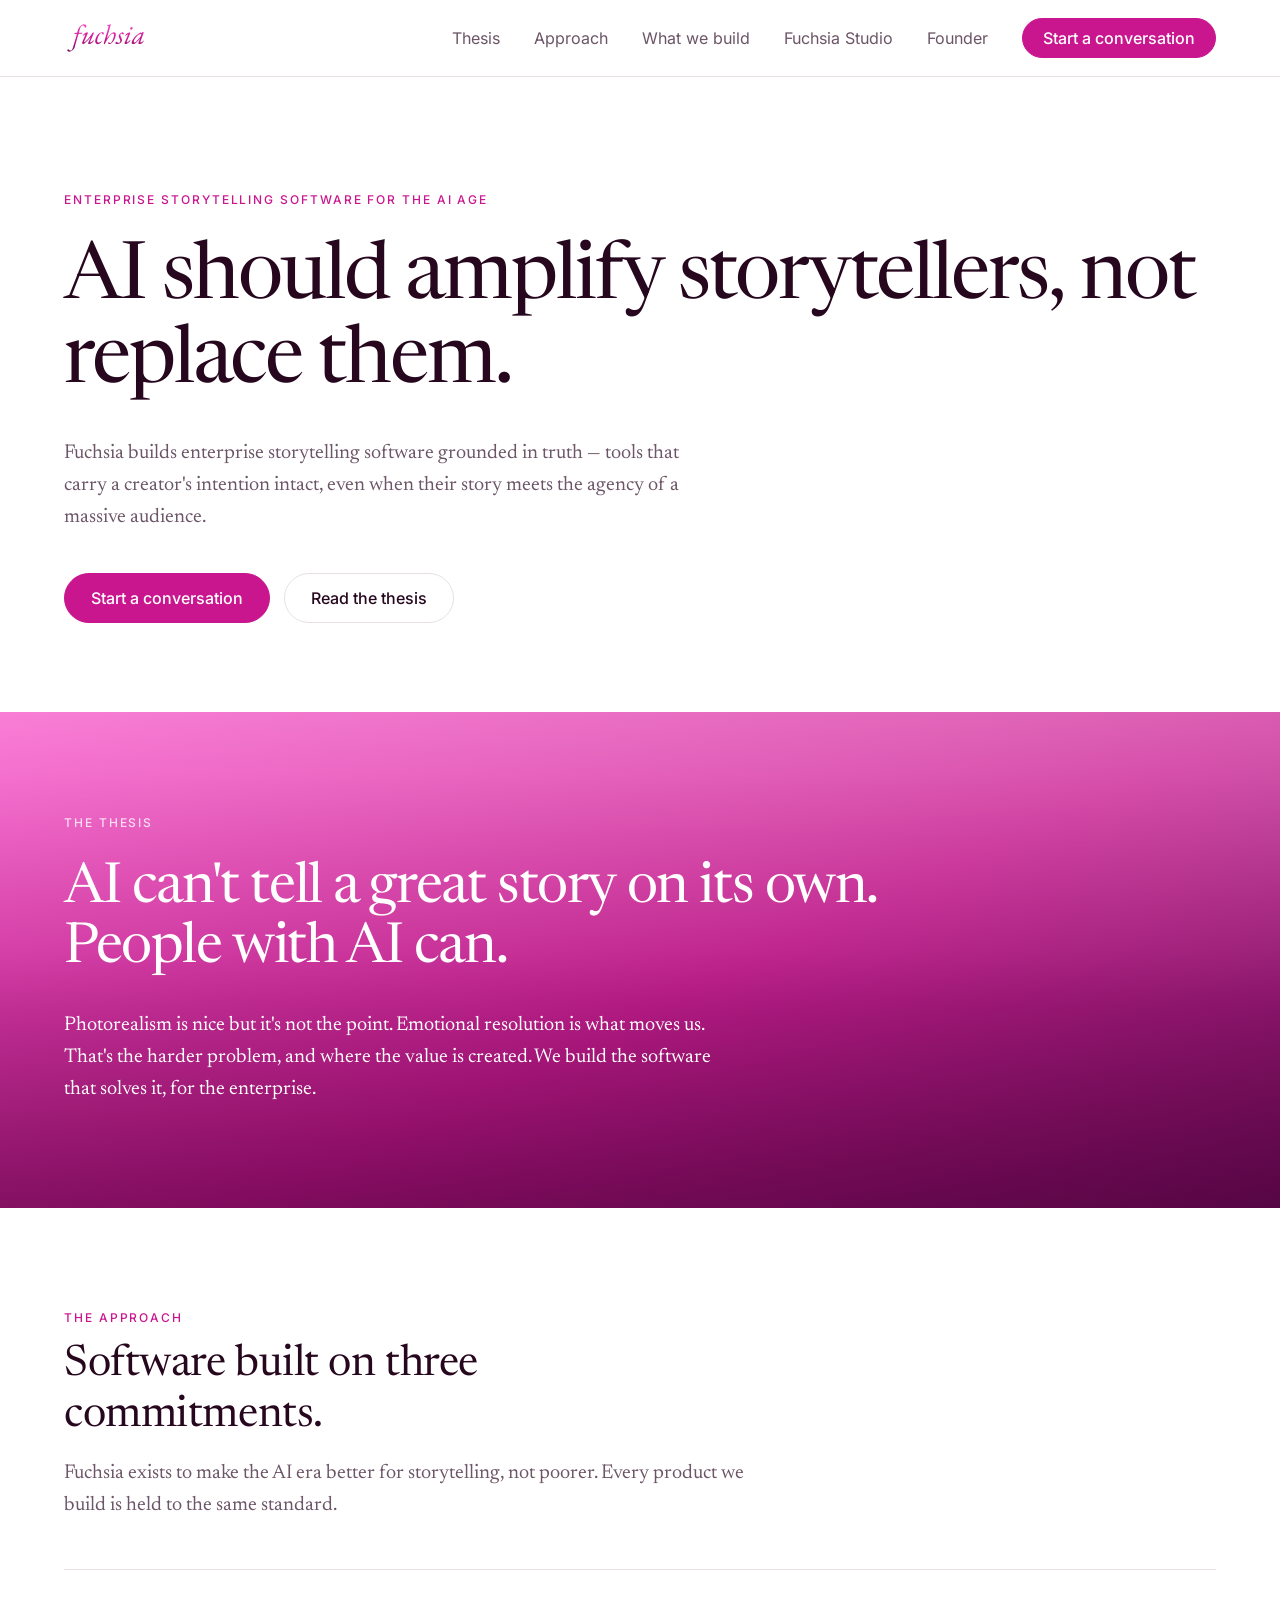
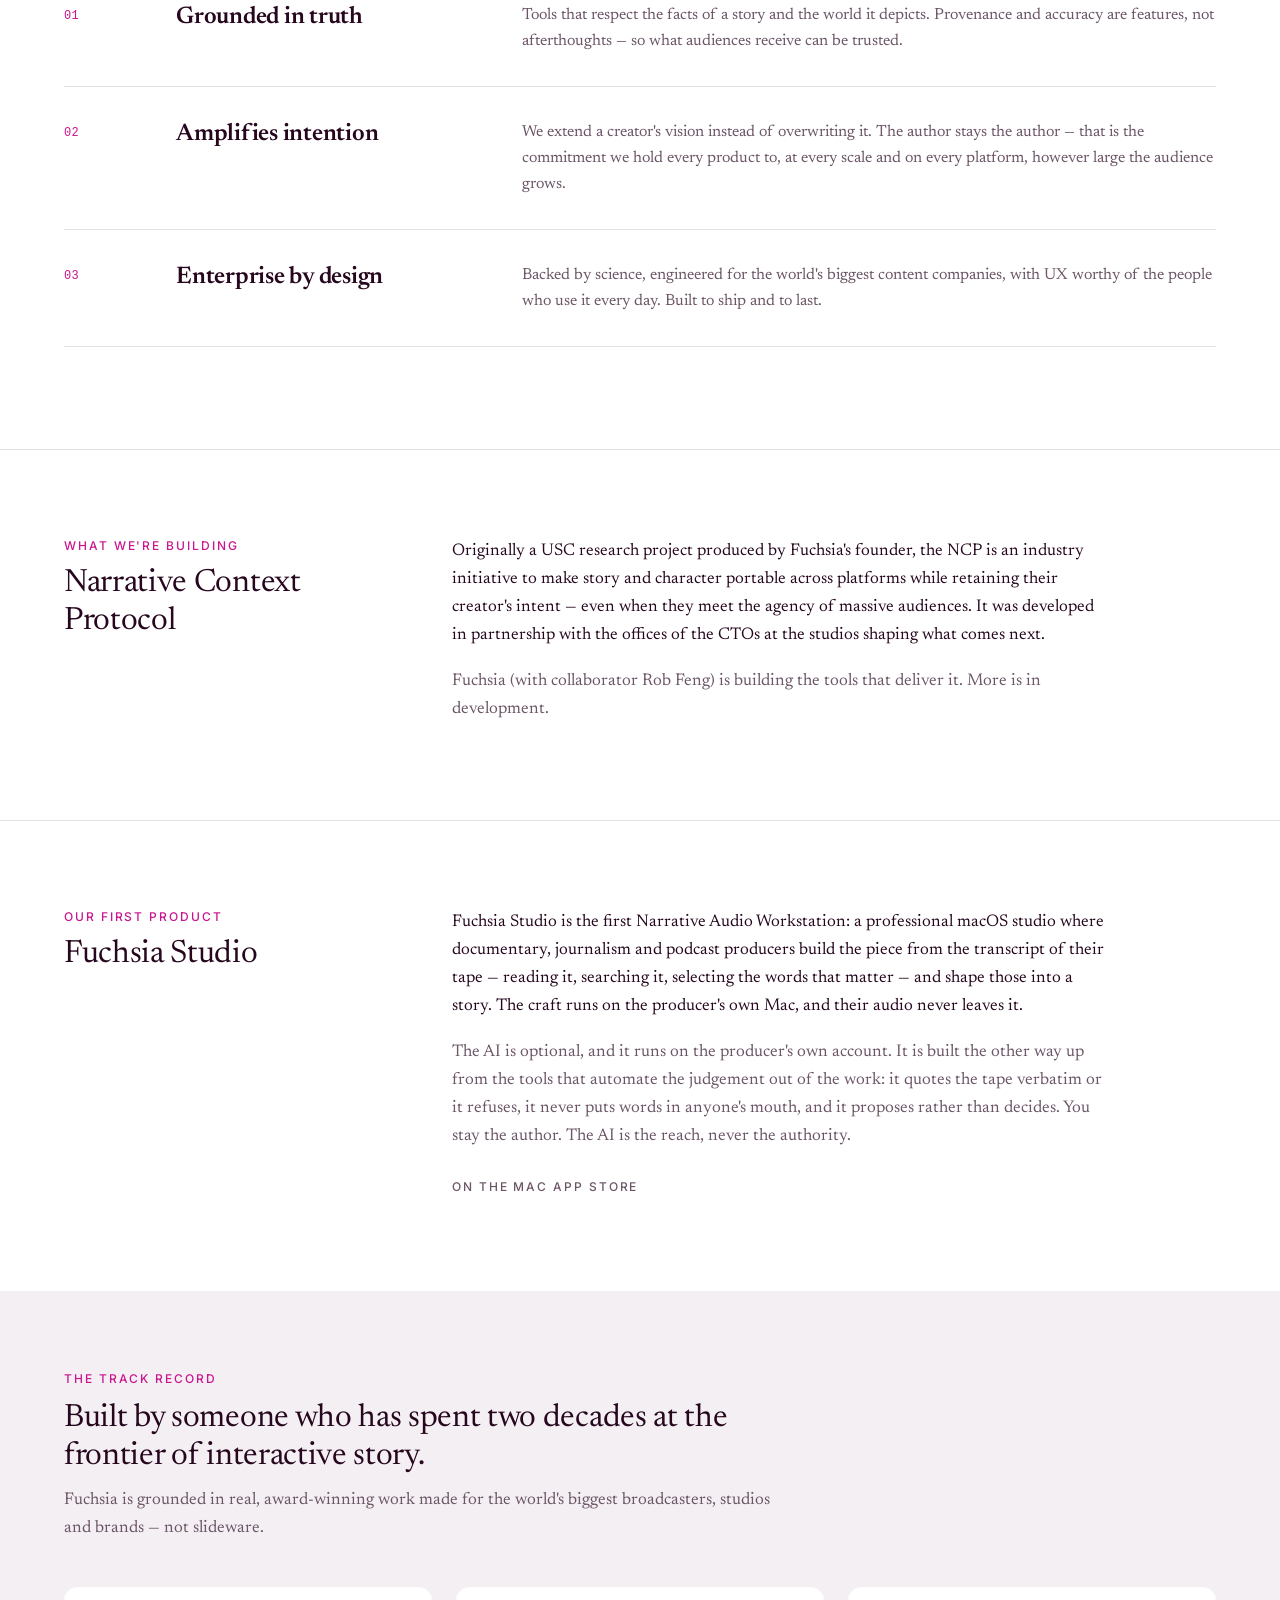
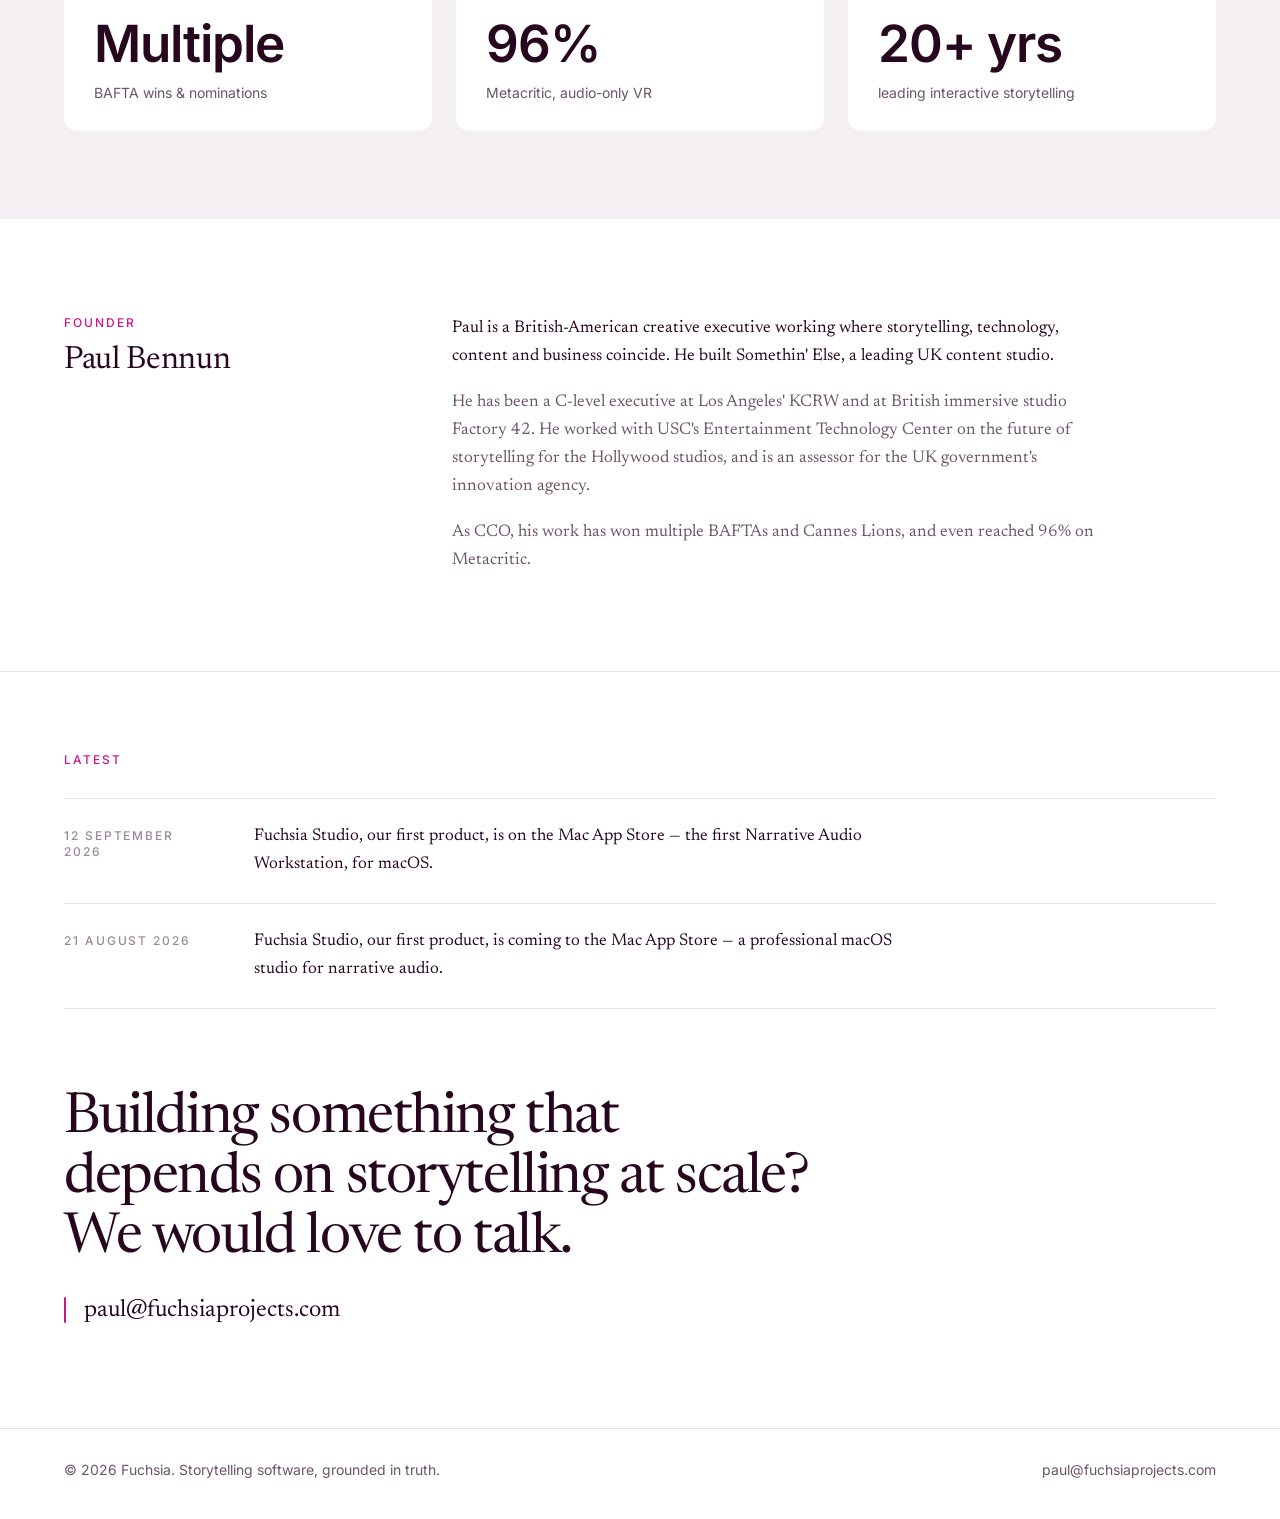
<file: index.html>
<!DOCTYPE html>
<!--
  ============================================================================
  ACT 5 OF THE LAUNCH FLIP - PROPOSAL, NOT RULED. DO NOT MERGE.
  docs/product/ship-sequence.md, "After the archive - the launch flip", act 5:
  index.html's <meta name="description"> + <og:description>, and the nav item.

  Paul ruled (#1534, 2026-08-22) that all three WAIT FOR LAUNCH DAY: the two
  descriptions "stay company-positioning for now", and there is "no Fuchsia
  Studio nav item" until then. The three edits below are the launch-day state,
  drafted for his revision. He rules the copy; nothing here is ratified.

  Each of the three has a second option recorded on the pull request. Delete
  this comment when the strings are ruled.
  ============================================================================
-->
<html lang="en">
<head>
<meta charset="UTF-8">
<meta name="viewport" content="width=device-width, initial-scale=1.0">
<title>Fuchsia — Storytelling software for the age of AI</title>
<meta name="description" content="Fuchsia builds enterprise storytelling software grounded in truth. Our first product, Fuchsia Studio, is a Narrative Audio Workstation for Mac.">
<meta property="og:title" content="Fuchsia — Storytelling software for the age of AI">
<meta property="og:description" content="Enterprise storytelling software grounded in truth. We amplify creators, not replace them. Our first product, Fuchsia Studio, is a Narrative Audio Workstation for Mac.">
<meta property="og:type" content="website">
<link rel="icon" type="image/svg+xml" href="icon.svg">
<link rel="preload" href="assets/fonts/newsreader.woff2" as="font" type="font/woff2" crossorigin>
<link rel="preload" href="assets/fonts/inter.woff2" as="font" type="font/woff2" crossorigin>
<link rel="stylesheet" href="assets/fonts.css">
<style>
  :root{
    /* Conservatory */
    --color-ground:#FFFFFF;
    --color-surface:#FAF8FA;
    --color-surface-sunk:#F3EFF3;
    --color-hairline:#E7E0E6;
    --color-ink:#26071E;
    --color-ink-muted:#6B5566;
    --color-ink-faint:#9A8A96;
    --color-brand-bright:#F646C4;
    --color-brand:#C9168F;
    --color-brand-deep:#720A5A;
    --color-brand-shadow:#3D0230;

    --font-display:'Newsreader',Georgia,'Times New Roman',serif;
    --font-body:'Newsreader',Georgia,'Times New Roman',serif;
    --font-ui:'Inter',system-ui,-apple-system,'Helvetica Neue',sans-serif;
    --font-mono:ui-monospace,SFMono-Regular,'SF Mono',Menlo,Consolas,monospace;

    --tracking-display:-0.025em;
    --tracking-tight:-0.01em;
    --tracking-caps:0.16em;

    --radius-md:14px;
    --radius-full:999px;

    --lane:1440px;
    --gutter:clamp(20px,5vw,72px);
  }

  *{box-sizing:border-box;margin:0;padding:0}
  html{scroll-behavior:smooth;-webkit-text-size-adjust:100%}
  body{
    background:var(--color-ground);
    color:var(--color-ink);
    font-family:var(--font-ui);
    font-size:16px;
    line-height:1.6;
    -webkit-font-smoothing:antialiased;
    -moz-osx-font-smoothing:grayscale;
    overflow-x:hidden;
  }
  a{color:inherit;text-decoration:none}
  img,svg{max-width:100%;display:block}
  h1,h2,h3{font-family:var(--font-display);font-weight:400;letter-spacing:var(--tracking-tight)}
  :focus-visible{outline:2px solid var(--color-brand);outline-offset:3px;border-radius:4px}

  .lane{width:100%;max-width:var(--lane);margin:0 auto;padding-inline:var(--gutter)}

  /* ── labels, headings, prose ─────────────────────────────────── */
  .kicker{
    font-family:var(--font-ui);font-size:12px;line-height:16px;font-weight:500;
    letter-spacing:var(--tracking-caps);text-transform:uppercase;color:var(--color-brand);
  }
  .kicker-quiet{color:var(--color-ink-muted)}
  .kicker-on-brand{color:rgba(255,255,255,.8)}
  .h-hero{font-size:clamp(40px,6.2vw,84px);line-height:1.05;letter-spacing:var(--tracking-display)}
  .h-xl{font-size:clamp(31px,4.4vw,60px);line-height:1.07;letter-spacing:var(--tracking-display)}
  .h-lg{font-size:clamp(28px,3.4vw,44px);line-height:1.18}
  .h-md{font-size:clamp(25px,2.6vw,32px);line-height:1.19}
  .lede{font-family:var(--font-body);font-size:clamp(18px,1.6vw,20px);line-height:1.6;color:var(--color-ink-muted)}
  .prose{font-family:var(--font-body);font-size:17px;line-height:28px}
  .prose-quiet{color:var(--color-ink-muted)}
  .measure-sm{max-width:640px}
  .measure{max-width:680px}
  .measure-lg{max-width:760px}

  /* ── buttons ─────────────────────────────────────────────────── */
  .btn{
    display:inline-flex;align-items:center;justify-content:center;
    font-family:var(--font-ui);font-size:16px;line-height:20px;font-weight:500;
    padding:14px 26px;border-radius:var(--radius-full);
    background:var(--color-brand);color:#fff;border:1px solid var(--color-brand);
    transition:transform .15s ease,box-shadow .15s ease;
  }
  .btn:hover{transform:translateY(-1px);box-shadow:0 8px 24px rgba(201,22,143,.28)}
  .btn-ghost{background:transparent;color:var(--color-ink);border-color:var(--color-hairline)}
  .btn-ghost:hover{border-color:var(--color-brand);box-shadow:none}
  .btn-sm{padding:9px 20px}
  .cta-row{display:flex;align-items:center;gap:14px;flex-wrap:wrap}

  /* ── nav ─────────────────────────────────────────────────────── */
  .nav{
    position:sticky;top:0;z-index:50;
    background:rgba(255,255,255,.86);backdrop-filter:blur(14px);
    border-bottom:1px solid var(--color-hairline);
  }
  .nav-inner{
    display:flex;align-items:center;justify-content:space-between;
    gap:14px 40px;flex-wrap:wrap;padding-block:18px;
  }
  .wordmark{height:34px;width:auto}
  .nav-links{display:flex;align-items:center;gap:12px 34px;flex-wrap:wrap}
  .nav-links a{font-family:var(--font-ui);font-size:16px;line-height:20px;color:var(--color-ink-muted)}
  .nav-links a:hover{color:var(--color-ink)}
  .nav-links a.btn,.nav-links a.btn:hover{color:#fff}
  @media(max-width:900px){
    .nav-inner{padding-block:14px}
    .nav-links{gap:10px 20px}
    .nav-links a{font-size:15px}
  }
  @media(max-width:640px){.nav{position:static}}
  @media(max-width:520px){
    .nav-inner{gap:10px 12px}
    .nav-links a:not(.btn){display:none}
    .nav-links .btn{font-size:15px;padding:8px 16px}
    .wordmark{height:28px}
  }

  /* ── hero ────────────────────────────────────────────────────── */
  .hero{padding-block:clamp(64px,9vw,120px) clamp(56px,7vw,96px)}
  .hero .kicker{display:block;margin-bottom:30px}
  .hero h1{margin-bottom:32px;max-width:1160px}
  .hero .lede{margin-bottom:40px}

  /* ── clients strip ───────────────────────────────────────────── */
  .clients{
    border-top:1px solid var(--color-hairline);border-bottom:1px solid var(--color-hairline);
    display:flex;align-items:center;gap:20px 44px;flex-wrap:wrap;padding-block:34px;
  }
  .clients-label{
    flex:0 0 230px;font-family:var(--font-ui);font-size:12px;line-height:16px;font-weight:500;
    letter-spacing:var(--tracking-caps);text-transform:uppercase;color:var(--color-ink-muted);
  }
  .clients-list{display:flex;align-items:center;gap:14px 38px;flex-wrap:wrap;list-style:none}
  .clients-list li{font-family:var(--font-display);font-size:19px;line-height:24px;font-weight:500;color:var(--color-ink-muted)}
  @media(max-width:720px){.clients-label{flex-basis:100%}}

  /* ── gradient band ───────────────────────────────────────────── */
  .band{position:relative;overflow:hidden;color:#fff;isolation:isolate}
  .band{background:linear-gradient(155deg,#F646C4 0%,#C9168F 55%,#720A5A 100%)}
  @supports (background:linear-gradient(in oklab,red,blue)){
    .band{background:linear-gradient(in oklab 155deg,#F646C4 0%,#C9168F 55%,#720A5A 100%)}
  }
  .band::before,.band::after{content:"";position:absolute;left:0;width:100%;pointer-events:none;z-index:-1}
  .band::before{
    top:0;height:640px;
    background:linear-gradient(180deg,rgba(255,255,255,.30) 0%,rgba(255,255,255,.04) 46%,rgba(255,255,255,0) 74%);
  }
  .band::after{
    bottom:0;height:640px;
    background:linear-gradient(0deg,rgba(61,2,48,.52) 0%,rgba(61,2,48,.10) 40%,rgba(61,2,48,0) 68%);
  }
  .band-inner{padding-block:clamp(64px,8vw,104px)}
  .band .kicker{display:block;margin-bottom:28px}
  .band h2{margin-bottom:30px;max-width:900px;color:#fff}
  .band .lede{color:#fff;max-width:680px}

  /* ── numbered rows ───────────────────────────────────────────── */
  .section{padding-block:clamp(64px,8vw,104px)}
  .section-head{display:flex;flex-direction:column;gap:14px;max-width:680px;margin-bottom:48px}
  .rows{display:flex;flex-direction:column;border-top:1px solid var(--color-hairline)}
  .row{
    display:grid;grid-template-columns:56px 290px minmax(0,1fr);gap:56px;align-items:start;
    padding-block:32px;border-bottom:1px solid var(--color-hairline);
  }
  .row-num{
    font-family:var(--font-mono);font-size:12px;line-height:16px;color:var(--color-brand);
    padding-top:6px;letter-spacing:.02em;
  }
  .row-title{font-family:var(--font-display);font-size:24px;line-height:30px;font-weight:600;color:var(--color-ink)}
  .row-body{font-family:var(--font-body);font-size:16px;line-height:26px;color:var(--color-ink-muted)}
  @media(max-width:960px){
    .row{grid-template-columns:44px minmax(0,1fr);gap:14px 22px}
    .row-title{grid-column:2}
    .row-body{grid-column:2}
  }

  /* ── two-column editorial block ──────────────────────────────── */
  .split{display:grid;grid-template-columns:300px minmax(0,1fr);gap:88px;align-items:start}
  .split-label{display:flex;flex-direction:column;gap:10px}
  .split-body{display:flex;flex-direction:column;gap:18px;max-width:660px}
  @media(max-width:900px){.split{grid-template-columns:1fr;gap:28px}}

  .partners{display:flex;align-items:center;gap:14px 22px;flex-wrap:wrap;padding-top:10px}
  .partners-label{
    font-family:var(--font-ui);font-size:12px;line-height:16px;font-weight:500;
    letter-spacing:var(--tracking-caps);text-transform:uppercase;color:var(--color-ink-muted);
  }
  .partners-list{display:flex;align-items:center;gap:10px 20px;flex-wrap:wrap;list-style:none}
  .partners-list li{font-family:var(--font-display);font-size:16px;line-height:20px;font-weight:500;color:var(--color-ink-muted)}

  /* Availability note under a product block — same treatment as .partners-label. */
  .availability{
    font-family:var(--font-ui);font-size:12px;line-height:16px;font-weight:500;
    letter-spacing:var(--tracking-caps);text-transform:uppercase;color:var(--color-ink-muted);
    padding-top:10px;
  }

  /* ── latest / updates ────────────────────────────────────────── */
  .update-list{list-style:none;display:flex;flex-direction:column;border-top:1px solid var(--color-hairline)}
  .update{
    display:grid;grid-template-columns:150px minmax(0,1fr);gap:12px 40px;align-items:baseline;
    padding-block:24px;border-bottom:1px solid var(--color-hairline);
  }
  .update-date{
    font-family:var(--font-ui);font-size:12px;line-height:16px;font-weight:500;
    letter-spacing:var(--tracking-caps);text-transform:uppercase;color:var(--color-ink-faint);
  }
  .update-body{font-family:var(--font-body);font-size:17px;line-height:28px;color:var(--color-ink);max-width:680px}
  .update-body a{color:var(--color-brand);text-decoration:underline;text-underline-offset:3px}
  .update-body a:hover{color:var(--color-brand-deep)}
  @media(max-width:720px){.update{grid-template-columns:1fr;gap:6px}}

  /* ── track record ────────────────────────────────────────────── */
  .sunk{background:var(--color-surface-sunk)}
  .stats{display:grid;grid-template-columns:repeat(auto-fit,minmax(230px,1fr));gap:24px}
  .stat{background:var(--color-ground);border-radius:var(--radius-md);padding:28px 30px;display:flex;flex-direction:column;gap:10px}
  .stat-n{font-family:var(--font-ui);font-size:clamp(40px,4vw,52px);line-height:1.12;font-weight:600;letter-spacing:-.02em;color:var(--color-ink)}
  .stat-l{font-family:var(--font-ui);font-size:14px;line-height:20px;color:var(--color-ink-muted)}

  /* ── closer ──────────────────────────────────────────────────── */
  .closer{padding-bottom:clamp(72px,8vw,104px);display:flex;flex-direction:column;gap:26px;align-items:flex-start}
  .closer h2{max-width:760px}
  .contact{display:flex;align-items:center;gap:18px}
  .contact-bar{flex:none;width:2px;height:26px;border-radius:var(--radius-full);background:var(--color-brand)}
  .contact a{font-family:var(--font-display);font-size:clamp(20px,2vw,24px);line-height:30px;color:var(--color-ink)}
  .contact a:hover{color:var(--color-brand)}

  /* ── footer ──────────────────────────────────────────────────── */
  .footer{border-top:1px solid var(--color-hairline)}
  .footer-inner{
    display:flex;align-items:center;justify-content:space-between;gap:14px 48px;flex-wrap:wrap;
    padding-block:32px 40px;font-family:var(--font-ui);font-size:14px;line-height:18px;color:var(--color-ink-muted);
  }
  .footer-inner a:hover{color:var(--color-ink)}

  .reveal{opacity:0;transform:translateY(24px);transition:opacity .7s ease,transform .7s ease}
  .reveal.in{opacity:1;transform:none}
  @media(prefers-reduced-motion:reduce){
    html{scroll-behavior:auto}
    .reveal{opacity:1;transform:none;transition:none}
    .btn:hover{transform:none}
  }
</style>
</head>
<body>

<header class="nav">
  <div class="lane nav-inner">
    <a href="#top" aria-label="Fuchsia — home"><img class="wordmark" src="assets/fuchsia-wordmark-gradient.svg" alt="Fuchsia"></a>
    <nav class="nav-links" aria-label="Primary">
      <a href="#thesis">Thesis</a>
      <a href="#approach">Approach</a>
      <a href="#build">What we build</a>
      <a href="studio.html">Fuchsia Studio</a>
      <a href="#founder">Founder</a>
      <a class="btn btn-sm" href="#contact">Start a conversation</a>
    </nav>
  </div>
</header>

<main id="top">

  <section class="lane hero">
    <span class="kicker">Enterprise storytelling software for the AI age</span>
    <h1 class="h-hero">AI should amplify storytellers, not replace them.</h1>
    <p class="lede measure-sm">Fuchsia builds enterprise storytelling software grounded in truth — tools that carry a creator's intention intact, even when their story meets the agency of a massive audience.</p>
    <div class="cta-row">
      <a class="btn" href="#contact">Start a conversation</a>
      <a class="btn btn-ghost" href="#thesis">Read the thesis</a>
    </div>
  </section>

  <section class="band" id="thesis">
    <div class="lane band-inner">
      <span class="kicker kicker-on-brand">The thesis</span>
      <h2 class="h-xl">AI can't tell a great story on its own. People with AI can.</h2>
      <p class="lede">Photorealism is nice but it's not the point. Emotional resolution is what moves us. That's the harder problem, and where the value is created. We build the software that solves it, for the enterprise.</p>
    </div>
  </section>

  <section class="lane section reveal" id="approach">
    <div class="section-head">
      <span class="kicker">The approach</span>
      <h2 class="h-lg">Software built on three commitments.</h2>
      <p class="lede">Fuchsia exists to make the AI era better for storytelling, not poorer. Every product we build is held to the same standard.</p>
    </div>
    <div class="rows">
      <div class="row">
        <div class="row-num">01</div>
        <h3 class="row-title">Grounded in truth</h3>
        <p class="row-body">Tools that respect the facts of a story and the world it depicts. Provenance and accuracy are features, not afterthoughts — so what audiences receive can be trusted.</p>
      </div>
      <div class="row">
        <div class="row-num">02</div>
        <h3 class="row-title">Amplifies intention</h3>
        <p class="row-body">We extend a creator's vision instead of overwriting it. The author stays the author — that is the commitment we hold every product to, at every scale and on every platform, however large the audience grows.</p>
      </div>
      <div class="row">
        <div class="row-num">03</div>
        <h3 class="row-title">Enterprise by design</h3>
        <p class="row-body">Backed by science, engineered for the world's biggest content companies, with UX worthy of the people who use it every day. Built to ship and to last.</p>
      </div>
    </div>
  </section>

  <section class="lane split reveal" id="build" style="border-top:1px solid var(--color-hairline);padding-block:clamp(56px,7vw,88px) clamp(64px,8vw,96px)">
    <div class="split-label">
      <span class="kicker">What we're building</span>
      <h2 class="h-md">Narrative Context Protocol</h2>
    </div>
    <div class="split-body">
      <p class="prose">Originally a USC research project produced by Fuchsia's founder, the NCP is an industry initiative to make story and character portable across platforms while retaining their creator's intent — even when they meet the agency of massive audiences. It was developed in partnership with the offices of the CTOs at the studios shaping what comes next.</p>
      <p class="prose prose-quiet">Fuchsia (with collaborator Rob Feng) is building the tools that deliver it. More is in development.</p>
    </div>
  </section>

  <section class="lane split reveal" id="studio" style="border-top:1px solid var(--color-hairline);padding-block:clamp(56px,7vw,88px) clamp(64px,8vw,96px)">
    <div class="split-label">
      <span class="kicker">Our first product</span>
      <h2 class="h-md">Fuchsia Studio</h2>
    </div>
    <div class="split-body">
      <p class="prose">Fuchsia Studio is the first Narrative Audio Workstation: a professional macOS studio where documentary, journalism and podcast producers build the piece from the transcript of their tape — reading it, searching it, selecting the words that matter — and shape those into a story. The craft runs on the producer's own Mac, and their audio never leaves it.</p>
      <p class="prose prose-quiet">The AI is optional, and it runs on the producer's own account. It is built the other way up from the tools that automate the judgement out of the work: it quotes the tape verbatim or it refuses, it never puts words in anyone's mouth, and it proposes rather than decides. You stay the author. The AI is the reach, never the authority.</p>
      <p class="availability">On the Mac App Store</p>
    </div>
  </section>

  <section class="sunk" id="proof">
    <div class="lane" style="padding-block:clamp(56px,6.5vw,80px) clamp(64px,7vw,88px)">
      <div class="section-head reveal" style="max-width:720px;gap:12px;margin-bottom:44px">
        <span class="kicker">The track record</span>
        <h2 class="h-md">Built by someone who has spent two decades at the frontier of interactive story.</h2>
        <p class="prose prose-quiet">Fuchsia is grounded in real, award-winning work made for the world's biggest broadcasters, studios and brands — not slideware.</p>
      </div>
      <div class="stats reveal">
        <div class="stat"><div class="stat-n">Multiple</div><div class="stat-l">BAFTA wins &amp; nominations</div></div>
        <div class="stat"><div class="stat-n">96%</div><div class="stat-l">Metacritic, audio-only VR</div></div>
        <div class="stat"><div class="stat-n">20+ yrs</div><div class="stat-l">leading interactive storytelling</div></div>
      </div>
    </div>
  </section>

  <section class="lane split reveal" id="founder" style="padding-block:clamp(64px,8vw,96px)">
    <div class="split-label">
      <span class="kicker">Founder</span>
      <h2 class="h-md">Paul Bennun</h2>
    </div>
    <div class="split-body">
      <p class="prose">Paul is a British-American creative executive working where storytelling, technology, content and business coincide. He built Somethin' Else, a leading UK content studio.</p>
      <p class="prose prose-quiet">He has been a C-level executive at Los Angeles' KCRW and at British immersive studio Factory 42. He worked with USC's Entertainment Technology Center on the future of storytelling for the Hollywood studios, and is an assessor for the UK government's innovation agency.</p>
      <p class="prose prose-quiet">As CCO, his work has won multiple BAFTAs and Cannes Lions, and even reached 96% on Metacritic.</p>
    </div>
  </section>

  <section class="lane section reveal" id="latest" style="border-top:1px solid var(--color-hairline);padding-block:clamp(56px,7vw,80px)">
    <div class="section-head" style="margin-bottom:30px">
      <span class="kicker">Latest</span>
    </div>
    <ul class="update-list">
      <li class="update">
        <time class="update-date" datetime="2026-09-12">12 September 2026</time>
        <p class="update-body">Fuchsia Studio, our first product, is on the Mac App Store — the first Narrative Audio Workstation, for macOS.</p>
      </li>
      <li class="update">
        <time class="update-date" datetime="2026-08-21">21 August 2026</time>
        <p class="update-body">Fuchsia Studio, our first product, is coming to the Mac App Store — a professional macOS studio for narrative audio.</p>
      </li>
    </ul>
  </section>

  <section class="lane closer" id="contact">
    <h2 class="h-xl">Building something that depends on storytelling at scale? We would love to talk.</h2>
    <p class="contact">
      <span class="contact-bar" aria-hidden="true"></span>
      <a href="mailto:paul@fuchsiaprojects.com?subject=Fuchsia">paul@fuchsiaprojects.com</a>
    </p>
  </section>

</main>

<footer class="footer">
  <div class="lane footer-inner">
    <span>© 2026 Fuchsia. Storytelling software, grounded in truth.</span>
    <a href="mailto:paul@fuchsiaprojects.com">paul@fuchsiaprojects.com</a>
  </div>
</footer>

<script>
  var io = new IntersectionObserver(function (entries) {
    entries.forEach(function (e) {
      if (e.isIntersecting) { e.target.classList.add('in'); io.unobserve(e.target); }
    });
  }, { threshold: .12 });
  document.querySelectorAll('.reveal').forEach(function (el) { io.observe(el); });
</script>

</body>
</html>
</file>
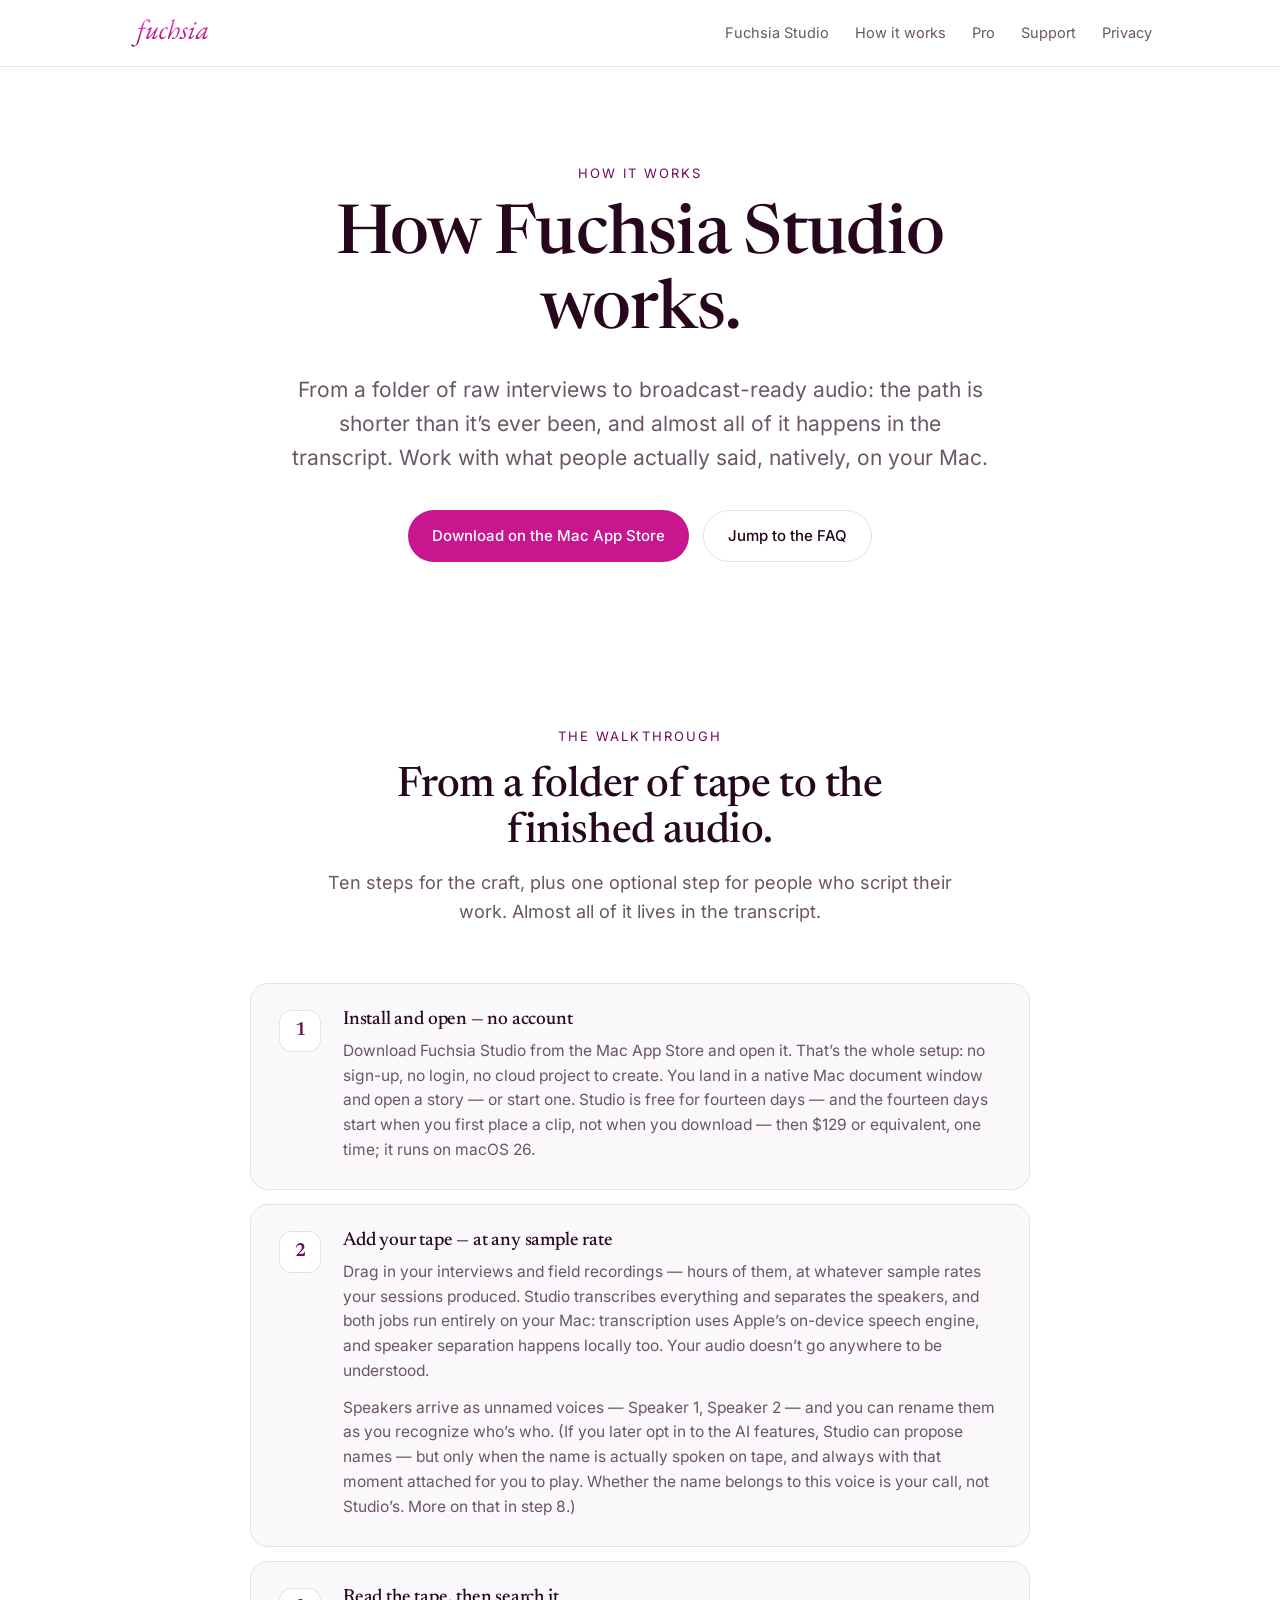
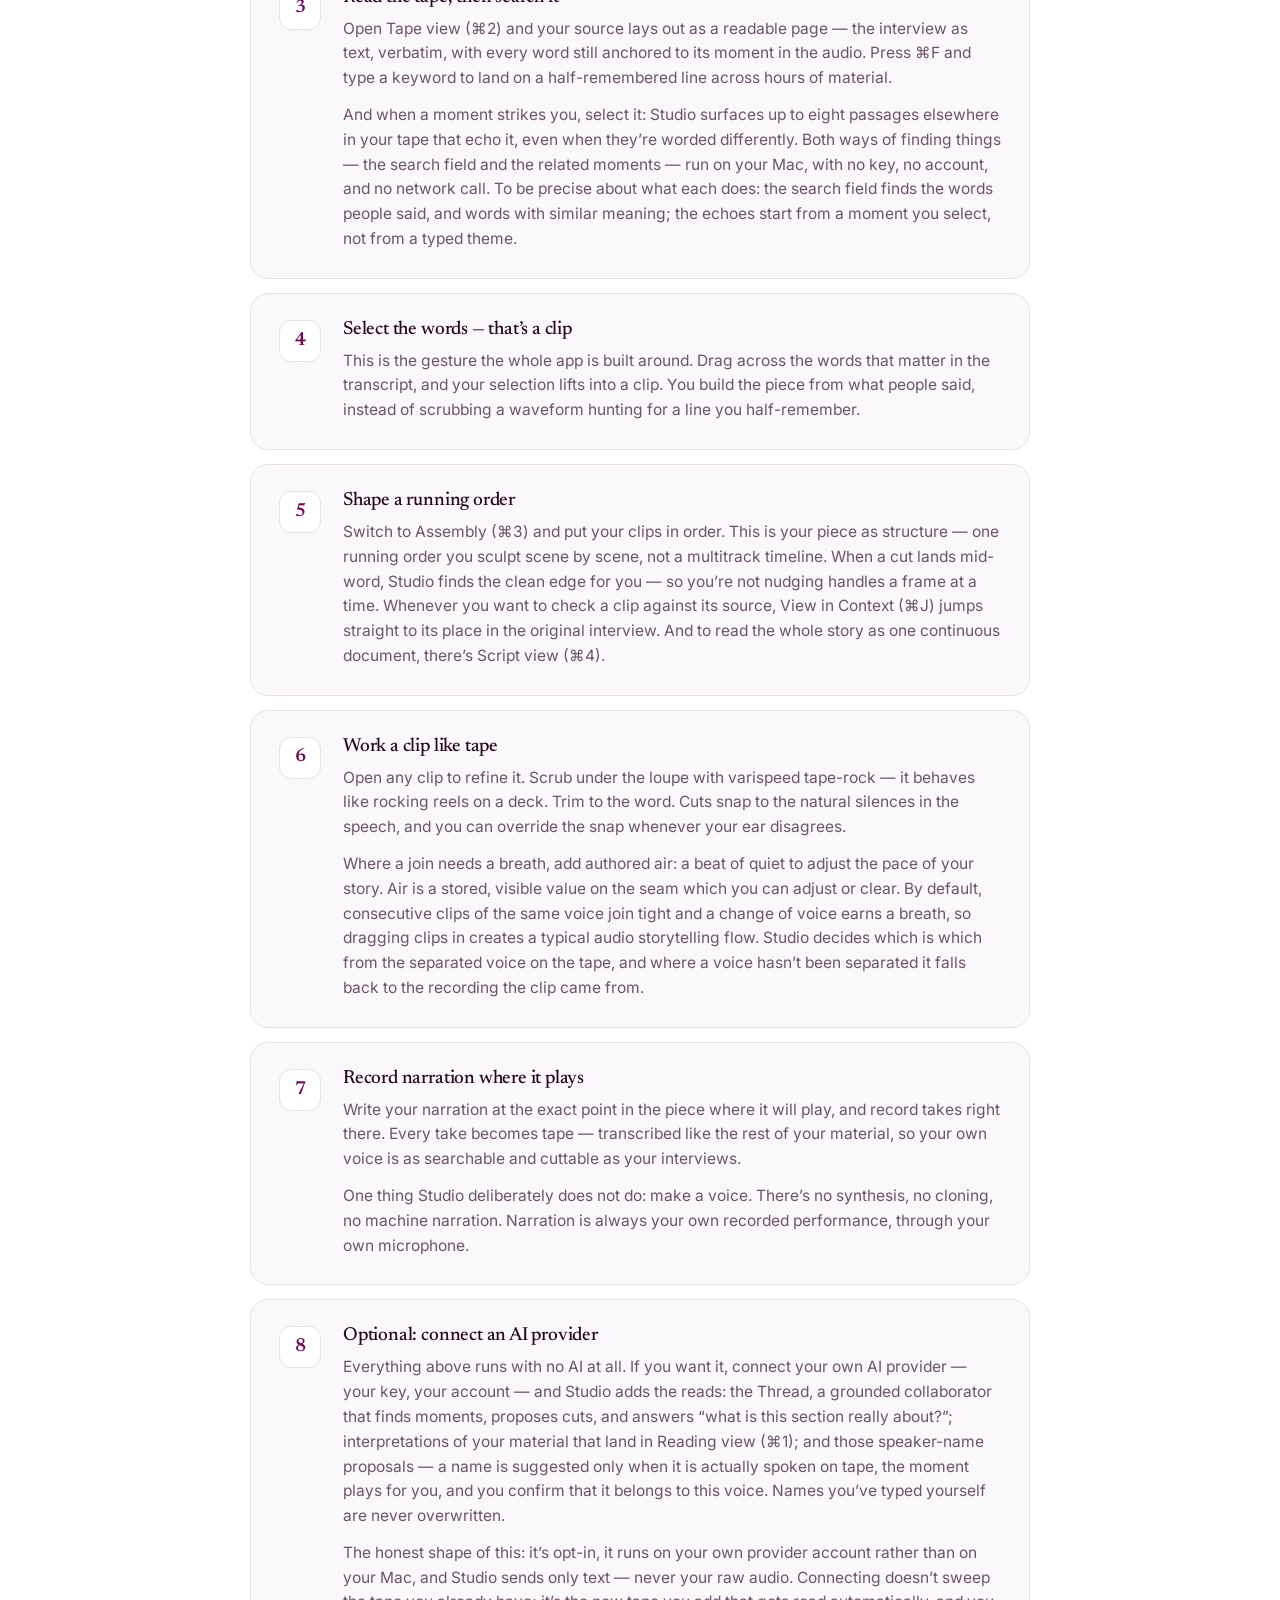
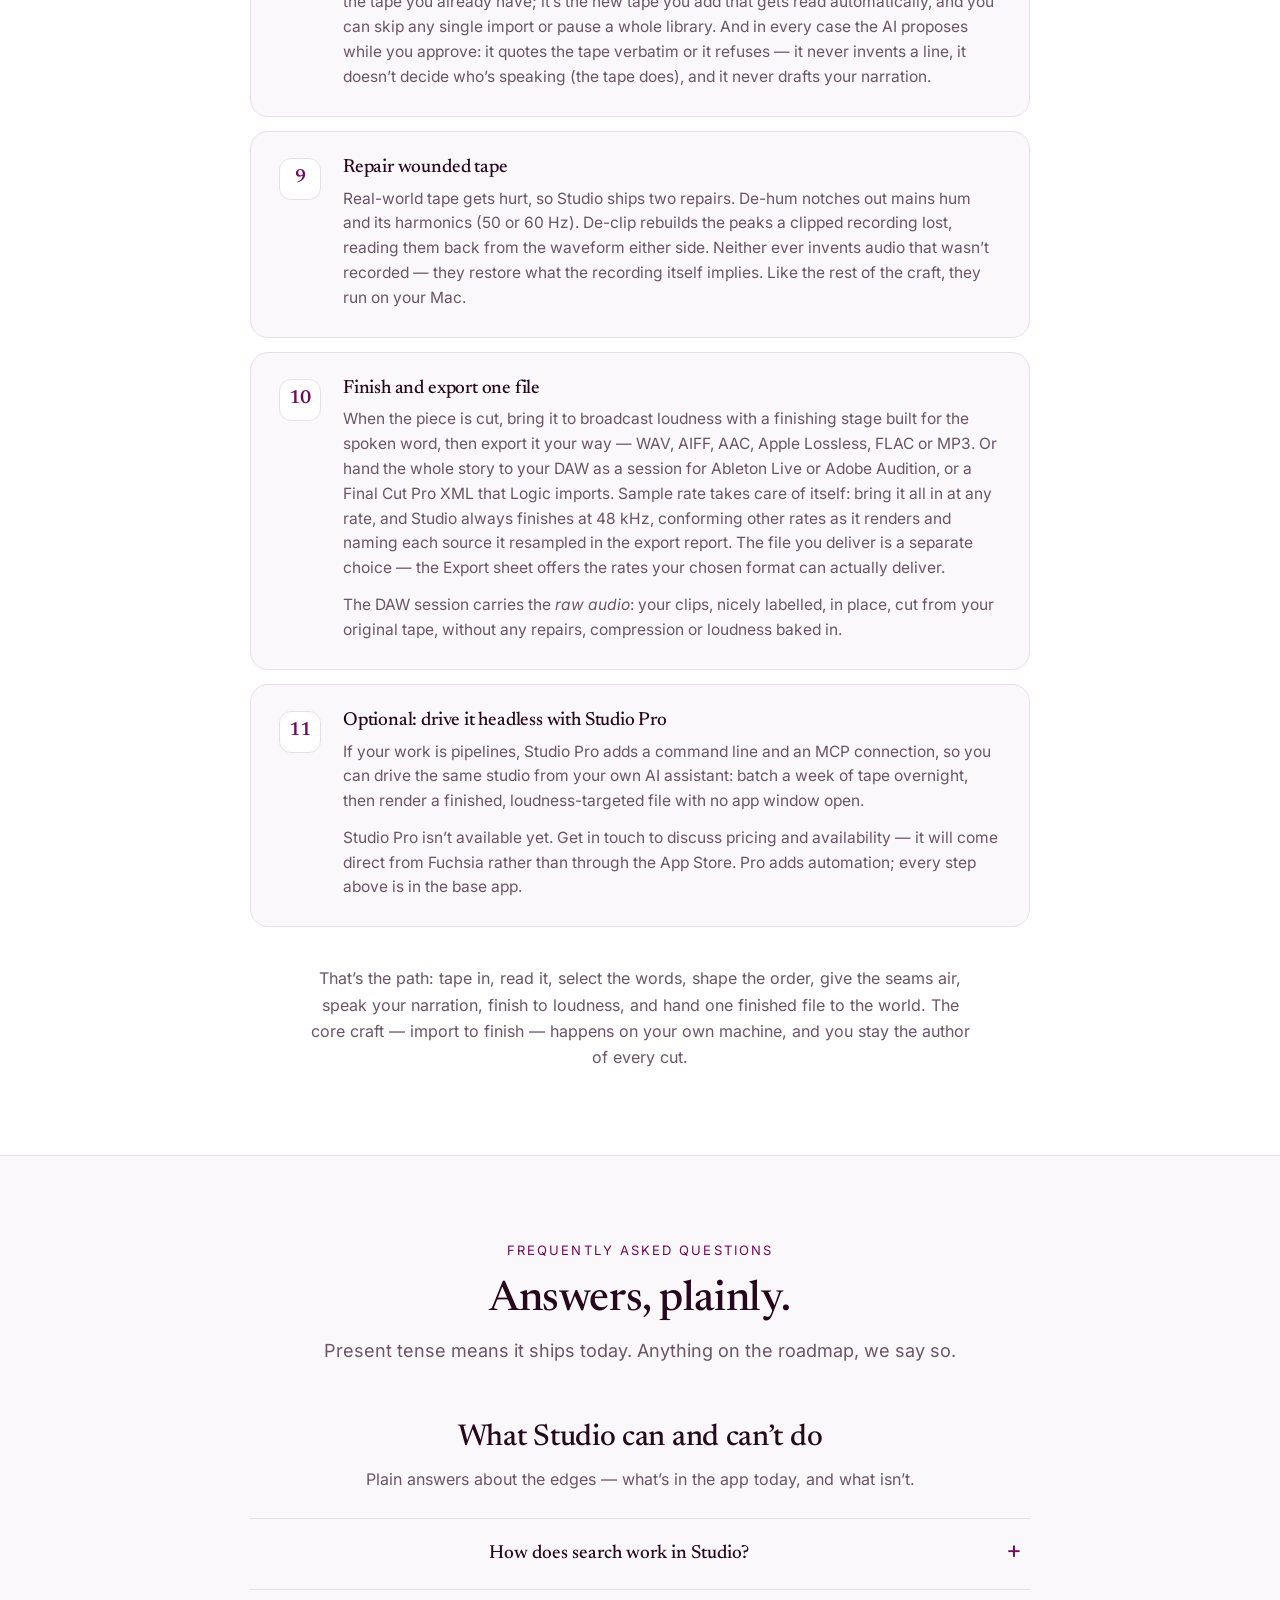
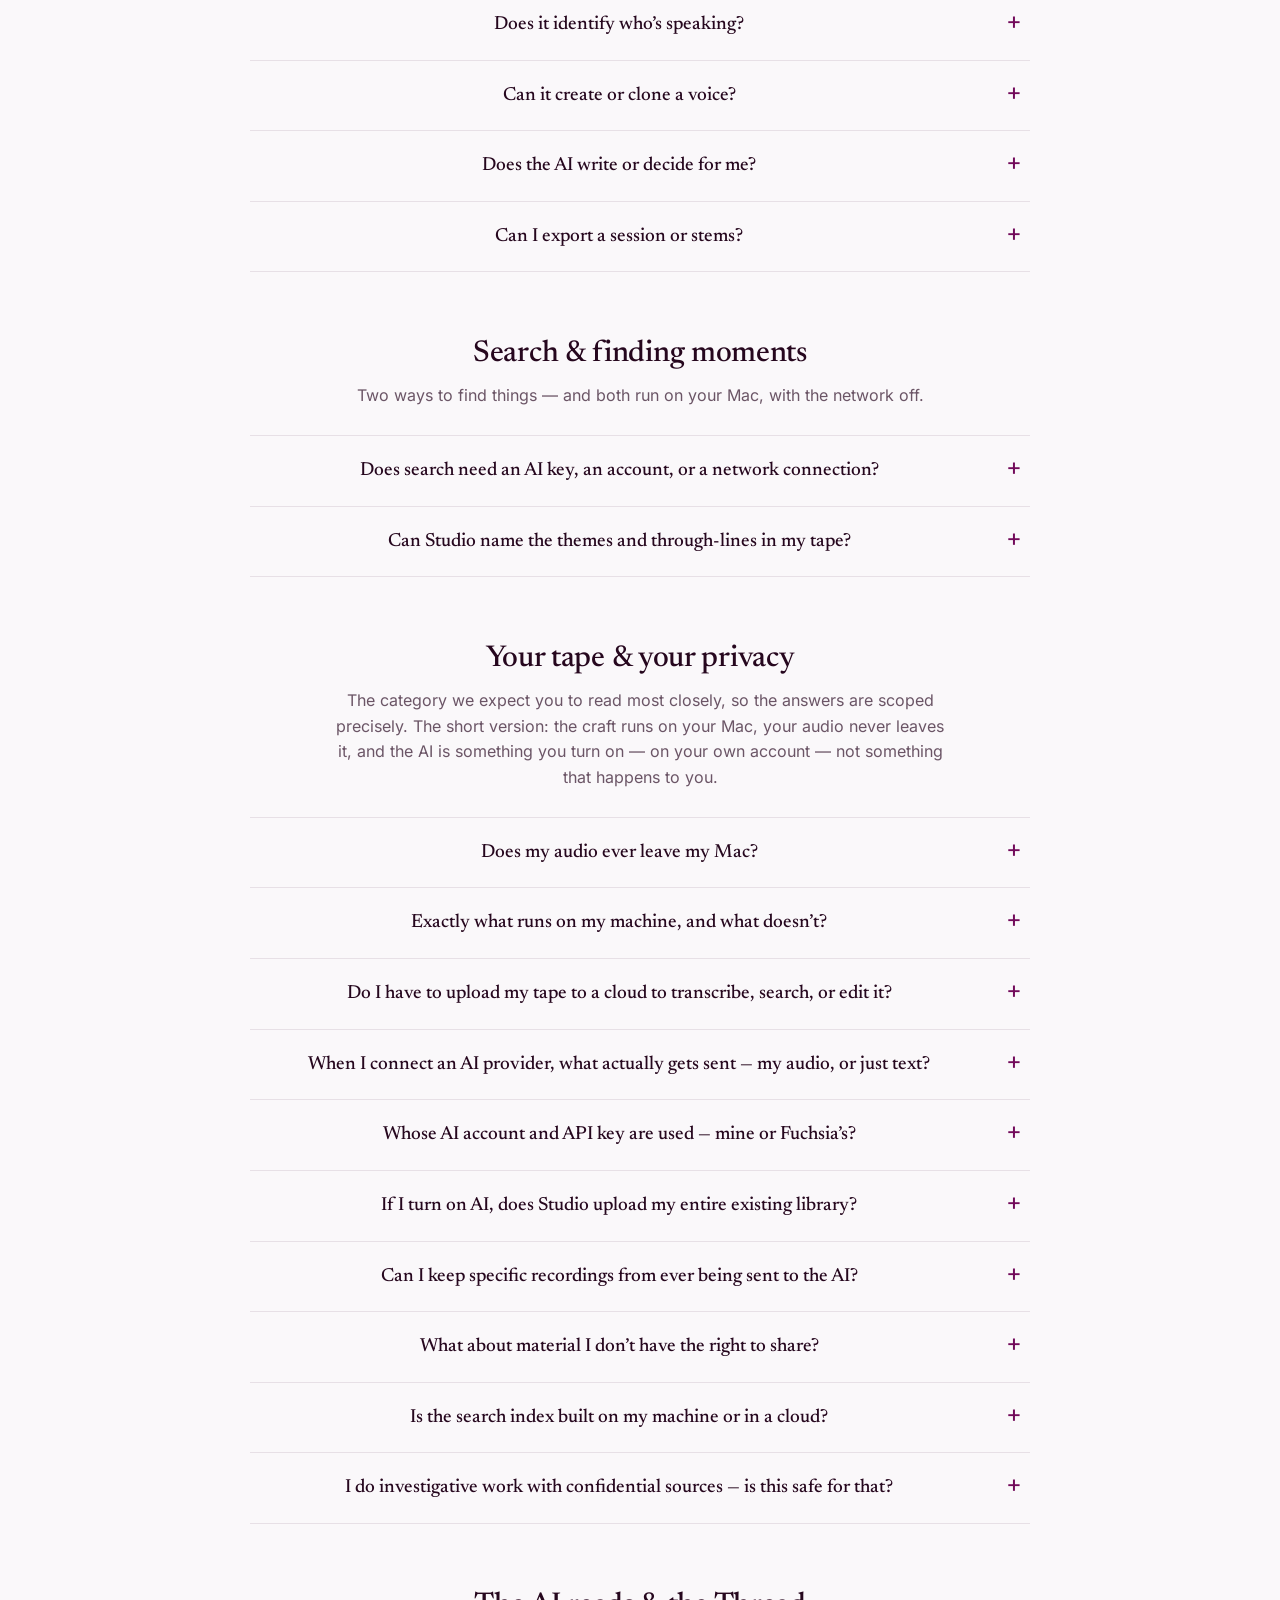
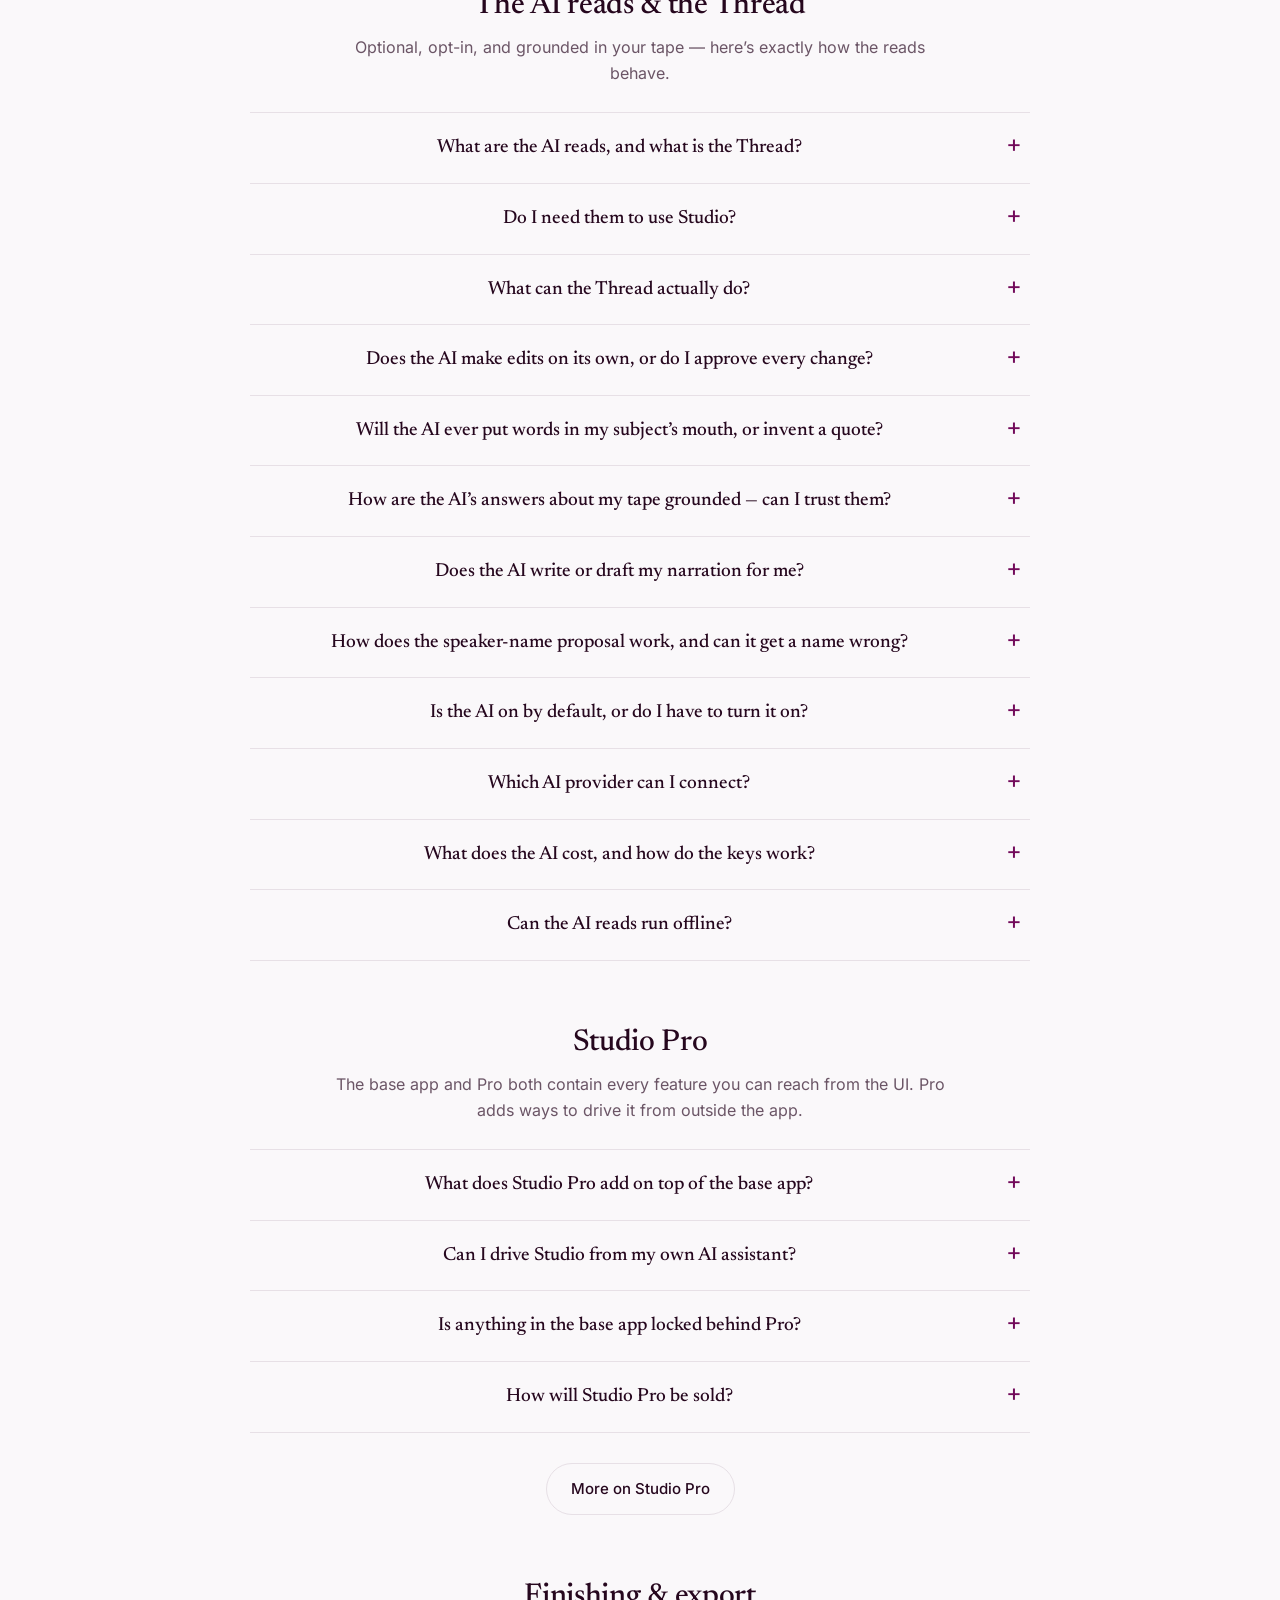
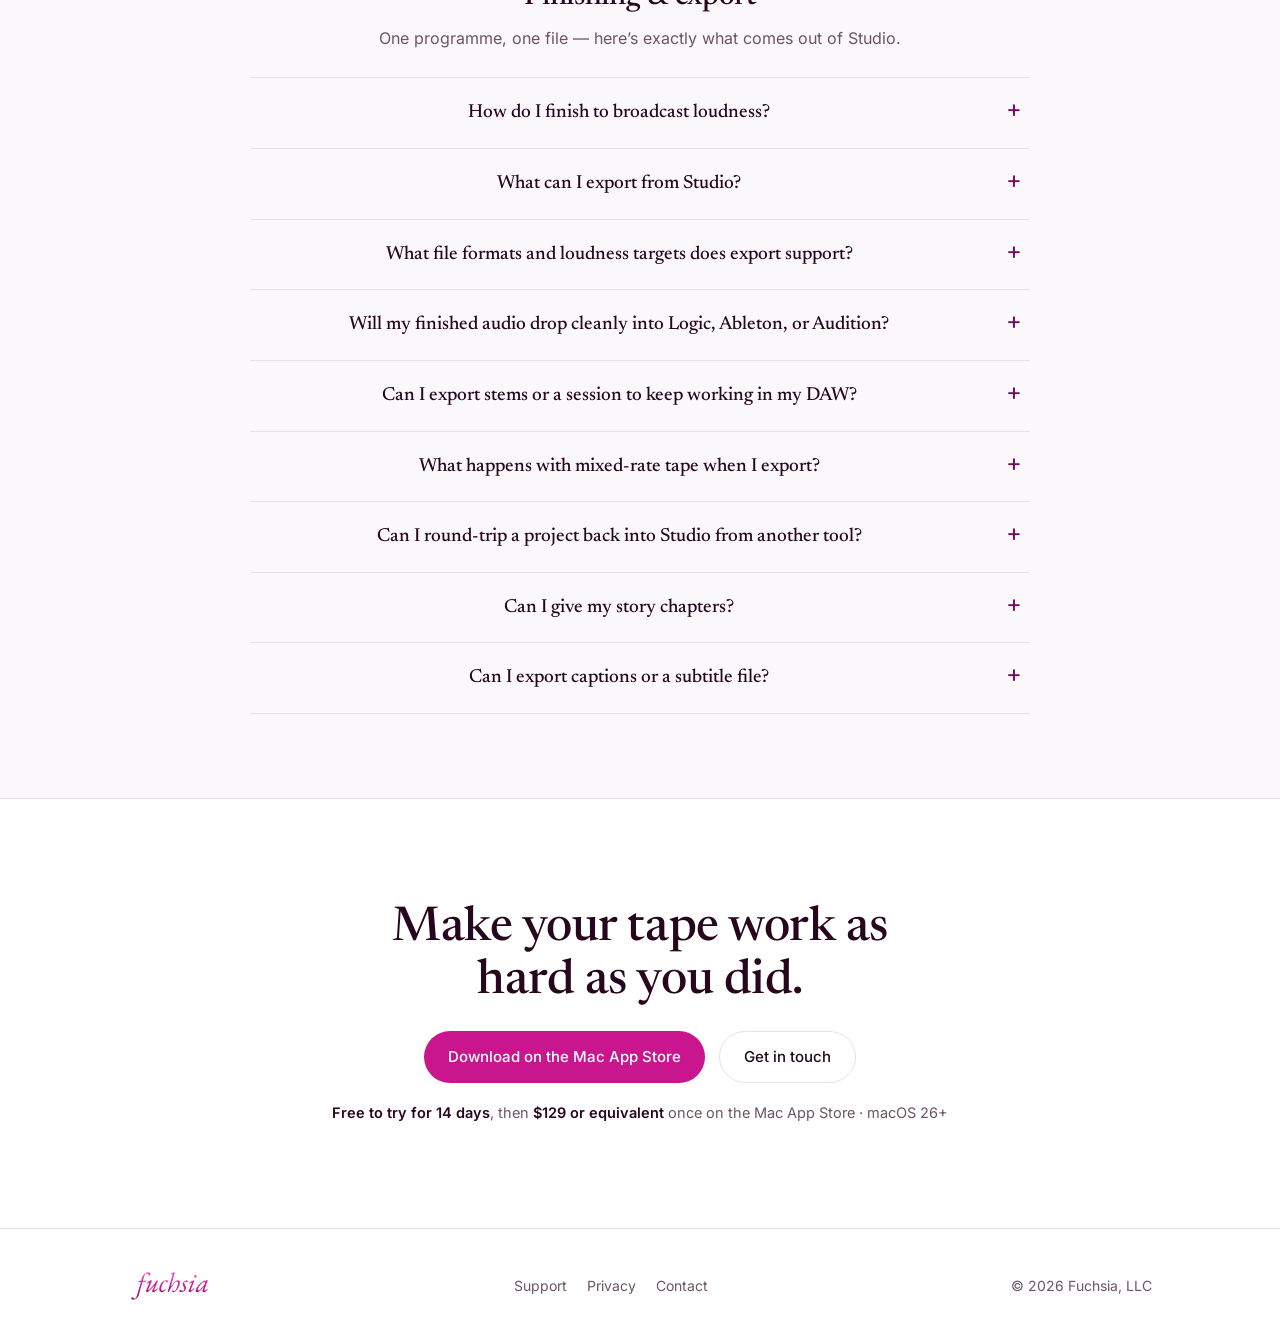
<file: help.html>
<!DOCTYPE html>
<html lang="en">
<head>
<meta charset="UTF-8" />
<meta name="viewport" content="width=device-width, initial-scale=1.0" />
<title>How Fuchsia Studio works — the walkthrough &amp; FAQ</title>
<meta name="description" content="How Fuchsia Studio works, step by step — from a folder of raw interviews to broadcast-ready audio — plus honest answers on search, privacy, the AI reads, and finishing. For documentary and podcast producers on the Mac." />
<meta property="og:title" content="How Fuchsia Studio works" />
<meta property="og:description" content="The whole path, from a folder of tape to one finished file — and plain answers on search, privacy, the AI reads, Studio Pro, and export." />
<meta property="og:type" content="website" />
<link rel="icon" type="image/svg+xml" href="icon.svg" />
<link rel="preload" href="assets/fonts/newsreader.woff2" as="font" type="font/woff2" crossorigin />
<link rel="preload" href="assets/fonts/inter.woff2" as="font" type="font/woff2" crossorigin />
<link rel="stylesheet" href="assets/fonts.css" />
<style>
  :root{
    /* Conservatory */
    --color-ground:#FFFFFF;--color-surface:#FAF8FA;--color-hairline:#E7E0E6;
    --color-ink:#26071E;--color-ink-muted:#6B5566;--color-ink-faint:#9A8A96;
    --color-brand-bright:#F646C4;  /* petal edge — gradient art only; never set type on it */
    --color-brand:#C9168F;         /* orchid throat — primary */
    --color-brand-deep:#720A5A;    /* interior — the accent that carries type */
    --color-brand-shadow:#3D0230;  /* leaf shadow */
    --max:1080px;
  }
  *{box-sizing:border-box;margin:0;padding:0}
  html{scroll-behavior:smooth}
  body{background:var(--color-ground);color:var(--color-ink);font-family:'Inter',system-ui,-apple-system,sans-serif;line-height:1.6;-webkit-font-smoothing:antialiased;overflow-x:hidden}
  h1,h2,h3{font-family:'Newsreader',Georgia,'Times New Roman',serif;font-weight:500;line-height:1.1;letter-spacing:-.01em}
  a{color:inherit;text-decoration:none}
  .wrap{max-width:var(--max);margin:0 auto;padding:0 28px}
  header.nav{position:sticky;top:0;z-index:50;backdrop-filter:blur(14px);background:rgba(255,255,255,.8);border-bottom:1px solid var(--color-hairline)}
  .nav-inner{display:flex;align-items:center;justify-content:space-between;height:66px}
  .logo{display:flex;align-items:center;gap:10px;font-family:'Newsreader',serif;font-size:20px;font-weight:600}
  .logo-word{height:34px;width:auto;display:block}
  .studio-hero-logo{width:min(440px,76vw);height:auto;display:block;margin:0 auto 30px}
  .fmark{width:27px;height:27px;border-radius:7px;flex:none;background:linear-gradient(180deg,var(--color-brand-deep),var(--color-brand-bright) 70%);display:grid;place-items:center}
  .fmark i{font-family:'Newsreader',serif;font-style:italic;font-weight:500;color:#fff;font-size:18px;line-height:1;transform:translateY(-1px)}
  .nav-links{display:flex;gap:26px;font-size:14.5px;color:var(--color-ink-muted)}
  .nav-links a:hover{color:var(--color-ink)}
  @media(max-width:640px){.nav-links{gap:16px;font-size:13.5px}}
  .btn{display:inline-flex;align-items:center;gap:9px;background:var(--color-brand);color:#fff;padding:13px 24px;border-radius:999px;font-size:15px;font-weight:500;transition:transform .15s,box-shadow .15s}
  .btn:hover{transform:translateY(-1px);box-shadow:0 8px 24px rgba(201,22,143,.28)}
  .btn-ghost{background:transparent;border:1px solid var(--color-hairline);color:var(--color-ink)}
  .btn-ghost:hover{border-color:var(--color-brand)}

  /* hero */
  .hero{position:relative;text-align:center;padding:96px 0 80px;overflow:hidden}
  .hero .wrap{position:relative;z-index:1}
  .appicon{width:104px;height:104px;border-radius:24px;margin:0 auto 26px;background:linear-gradient(180deg,var(--color-brand-deep),var(--color-brand-bright) 70%);display:grid;place-items:center}
  .appicon i{font-family:'Newsreader',serif;font-style:italic;font-weight:500;color:#fff;font-size:68px;line-height:1;transform:translateY(-2px)}
  .hero h1{font-size:clamp(38px,6vw,68px);max-width:15ch;margin:0 auto}
  .hero p.lede{margin:24px auto 0;font-size:clamp(17px,2.1vw,21px);color:var(--color-ink-muted);max-width:54ch}
  .hero .cta-row{margin-top:36px;display:flex;gap:14px;flex-wrap:wrap;justify-content:center}
  .hero .avail{margin-top:16px;font-size:13.5px;color:var(--color-ink-muted)}

  .btn-soon{background:var(--color-surface);color:var(--color-ink-muted);border:1px solid var(--color-hairline);cursor:default}
  .btn-soon:hover{transform:none;box-shadow:none}
  .price{margin-top:18px;font-size:14.5px;color:var(--color-ink-muted)}
  .price b{color:var(--color-ink);font-weight:600}

  /* demo video */
  #demo{padding-top:8px}
  .videoframe{position:relative;max-width:940px;margin:0 auto;aspect-ratio:16/9;border:1px solid var(--color-hairline);border-radius:18px;overflow:hidden;background:var(--color-surface);box-shadow:0 18px 50px rgba(61,2,48,.07)}
  .videoframe video,.videoframe iframe{display:block;width:100%;height:100%;border:0;position:relative;z-index:1}
  .videoph{position:absolute;inset:0;display:flex;flex-direction:column;align-items:center;justify-content:center;gap:16px;z-index:2}
  .videoph .play{width:74px;height:74px;border-radius:50%;background:var(--color-brand);color:#fff;display:grid;place-items:center;font-size:24px;padding-left:5px;box-shadow:0 10px 26px rgba(201,22,143,.26)}
  .videoph .vlabel{color:var(--color-ink-muted);font-size:13px;letter-spacing:.04em}

  section{padding:84px 0}
  .kicker{font-size:13px;letter-spacing:.16em;text-transform:uppercase;color:var(--color-brand-deep);margin-bottom:16px;text-align:center}
  .sec-h2{font-size:clamp(28px,4vw,42px);text-align:center;max-width:22ch;margin:0 auto 14px}
  .sec-sub{text-align:center;color:var(--color-ink-muted);font-size:18px;max-width:60ch;margin:0 auto}

  .features{display:grid;grid-template-columns:repeat(2,1fr);gap:22px;margin-top:54px}
  .feat{background:var(--color-surface);border:1px solid var(--color-hairline);border-radius:18px;padding:32px;transition:border-color .2s,transform .2s}
  .feat:hover{border-color:var(--color-brand);transform:translateY(-3px)}
  .feat h3{font-size:21px;margin-bottom:10px}
  .feat p{color:var(--color-ink-muted);font-size:15.5px}
  @media(max-width:760px){.features{grid-template-columns:1fr}}

  .who{background:var(--color-surface);border-top:1px solid var(--color-hairline);border-bottom:1px solid var(--color-hairline);text-align:center}
  .who blockquote{font-family:'Newsreader',Georgia,serif;font-style:italic;font-size:clamp(22px,3.4vw,32px);line-height:1.4;max-width:24ch;margin:18px auto 0;color:var(--color-ink)}

  .closer{text-align:center;padding:104px 0}
  .closer h2{font-size:clamp(30px,4.6vw,48px);max-width:18ch;margin:0 auto 22px}

  footer{border-top:1px solid var(--color-hairline);padding:40px 0;color:var(--color-ink-muted);font-size:14px}
  .foot-inner{display:flex;justify-content:space-between;align-items:center;flex-wrap:wrap;gap:16px}
  .foot-links{display:flex;gap:20px}
  .foot-links a:hover{color:var(--color-ink)}
</style>
<style>
  /* how-it-works page — numbered steps + FAQ accordion */
  .steps{max-width:780px;margin:56px auto 0;display:flex;flex-direction:column;gap:14px}
  .step{display:flex;gap:22px;align-items:flex-start;background:var(--color-surface);border:1px solid var(--color-hairline);border-radius:18px;padding:26px 28px;transition:border-color .2s}
  .step:hover{border-color:var(--color-brand)}
  .step-num{flex:none;width:42px;height:42px;border-radius:12px;display:grid;place-items:center;font-family:'Newsreader',Georgia,serif;font-weight:600;font-size:19px;color:var(--color-brand-deep);background:var(--color-ground);border:1px solid var(--color-hairline)}
  .step-body h3{font-size:19px;margin-bottom:8px}
  .step-body p{color:var(--color-ink-muted);font-size:15.5px}
  .step-body p + p{margin-top:12px}
  .steps-outro{max-width:660px;margin:38px auto 0;text-align:center;color:var(--color-ink-muted);font-size:16px;line-height:1.65}
  @media(max-width:560px){.step{padding:22px;gap:16px}.step-num{width:38px;height:38px;font-size:17px}}

  /* FAQ */
  .faq-cat{max-width:780px;margin:0 auto}
  .faq-cat + .faq-cat{margin-top:66px}
  .cat-h{font-size:clamp(23px,3vw,30px);text-align:center;margin:0 auto 12px;max-width:26ch}
  .cat-sub{text-align:center;color:var(--color-ink-muted);font-size:16px;max-width:62ch;margin:0 auto 26px;line-height:1.6}
  .faq-list{border-top:1px solid var(--color-hairline)}
  details.faq{border-bottom:1px solid var(--color-hairline)}
  details.faq summary{list-style:none;cursor:pointer;padding:22px 46px 22px 4px;position:relative;font-family:'Newsreader',Georgia,serif;font-size:19px;font-weight:500;color:var(--color-ink);line-height:1.35}
  details.faq summary::-webkit-details-marker{display:none}
  details.faq summary::after{content:"+";position:absolute;right:8px;top:19px;font-family:'Inter',sans-serif;font-size:24px;font-weight:400;line-height:1;color:var(--color-brand-deep);transition:opacity .2s}
  details.faq[open] summary::after{content:"\2013"}
  details.faq summary:hover{color:var(--color-brand-deep)}
  .faq-a{padding:0 46px 26px 4px;color:var(--color-ink-muted);font-size:15.5px;line-height:1.7}
  .faq-a p + p{margin-top:13px}
  .pro-more{max-width:780px;margin:30px auto 0;text-align:center}
  @media(max-width:560px){details.faq summary{font-size:17.5px;padding-right:38px}.faq-a{padding-right:8px}}
</style>
</head>
<body>

<header class="nav">
  <div class="wrap nav-inner">
    <a class="logo" href="index.html"><img class="logo-word" src="assets/fuchsia-wordmark-gradient.svg" alt="Fuchsia"></a>
    <nav class="nav-links">
      <a href="studio.html">Fuchsia Studio</a>
      <a href="help.html">How it works</a>
      <a href="pro.html">Pro</a>
      <a href="support.html">Support</a>
      <a href="privacy.html">Privacy</a>
    </nav>
  </div>
</header>

<section class="hero">
  <div class="wrap">
    <div class="kicker">How it works</div>
    <h1>How Fuchsia Studio works.</h1>
    <p class="lede">From a folder of raw interviews to broadcast-ready audio: the path is shorter than it&rsquo;s ever been, and almost all of it happens in the transcript. Work with what people actually said, natively, on your Mac.</p>
    <div class="cta-row">
      <a class="btn" href="https://apps.apple.com/app/id6778592509">Download on the Mac App Store</a>
      <a class="btn btn-ghost" href="#faq">Jump to the FAQ</a>
    </div>
  </div>
</section>

<section id="walkthrough">
  <div class="wrap">
    <div class="kicker">The walkthrough</div>
    <h2 class="sec-h2">From a folder of tape to the finished audio.</h2>
    <p class="sec-sub">Ten steps for the craft, plus one optional step for people who script their work. Almost all of it lives in the transcript.</p>

    <div class="steps">
      <div class="step">
        <div class="step-num">1</div>
        <div class="step-body">
          <h3>Install and open — no account</h3>
          <p>Download Fuchsia Studio from the Mac App Store and open it. That&rsquo;s the whole setup: no sign-up, no login, no cloud project to create. You land in a native Mac document window and open a story — or start one. Studio is free for fourteen days — and the fourteen days start when you first place a clip, not when you download — then $129 or equivalent, one time; it runs on macOS 26.</p>
        </div>
      </div>

      <div class="step">
        <div class="step-num">2</div>
        <div class="step-body">
          <h3>Add your tape — at any sample rate</h3>
          <p>Drag in your interviews and field recordings — hours of them, at whatever sample rates your sessions produced. Studio transcribes everything and separates the speakers, and both jobs run entirely on your Mac: transcription uses Apple&rsquo;s on-device speech engine, and speaker separation happens locally too. Your audio doesn&rsquo;t go anywhere to be understood.</p>
          <p>Speakers arrive as unnamed voices — Speaker 1, Speaker 2 — and you can rename them as you recognize who&rsquo;s who. (If you later opt in to the AI features, Studio can propose names — but only when the name is actually spoken on tape, and always with that moment attached for you to play. Whether the name belongs to this voice is your call, not Studio&rsquo;s. More on that in step 8.)</p>
        </div>
      </div>

      <div class="step">
        <div class="step-num">3</div>
        <div class="step-body">
          <h3>Read the tape, then search it</h3>
          <p>Open Tape view (&#8984;2) and your source lays out as a readable page — the interview as text, verbatim, with every word still anchored to its moment in the audio. Press &#8984;F and type a keyword to land on a half-remembered line across hours of material.</p>
          <p>And when a moment strikes you, select it: Studio surfaces up to eight passages elsewhere in your tape that echo it, even when they&rsquo;re worded differently. Both ways of finding things — the search field and the related moments — run on your Mac, with no key, no account, and no network call. To be precise about what each does: the search field finds the words people said, and words with similar meaning; the echoes start from a moment you select, not from a typed theme.</p>
        </div>
      </div>

      <div class="step">
        <div class="step-num">4</div>
        <div class="step-body">
          <h3>Select the words — that&rsquo;s a clip</h3>
          <p>This is the gesture the whole app is built around. Drag across the words that matter in the transcript, and your selection lifts into a clip. You build the piece from what people said, instead of scrubbing a waveform hunting for a line you half-remember.</p>
        </div>
      </div>

      <div class="step">
        <div class="step-num">5</div>
        <div class="step-body">
          <h3>Shape a running order</h3>
          <p>Switch to Assembly (&#8984;3) and put your clips in order. This is your piece as structure — one running order you sculpt scene by scene, not a multitrack timeline. When a cut lands mid-word, Studio finds the clean edge for you — so you&rsquo;re not nudging handles a frame at a time. Whenever you want to check a clip against its source, View in Context (&#8984;J) jumps straight to its place in the original interview. And to read the whole story as one continuous document, there&rsquo;s Script view (&#8984;4).</p>
        </div>
      </div>

      <div class="step">
        <div class="step-num">6</div>
        <div class="step-body">
          <h3>Work a clip like tape</h3>
          <p>Open any clip to refine it. Scrub under the loupe with varispeed tape-rock — it behaves like rocking reels on a deck. Trim to the word. Cuts snap to the natural silences in the speech, and you can override the snap whenever your ear disagrees.</p>
          <p>Where a join needs a breath, add authored air: a beat of quiet to adjust the pace of your story. Air is a stored, visible value on the seam which you can adjust or clear. By default, consecutive clips of the same voice join tight and a change of voice earns a breath, so dragging clips in creates a typical audio storytelling flow. Studio decides which is which from the separated voice on the tape, and where a voice hasn&rsquo;t been separated it falls back to the recording the clip came from.</p>
        </div>
      </div>

      <div class="step">
        <div class="step-num">7</div>
        <div class="step-body">
          <h3>Record narration where it plays</h3>
          <p>Write your narration at the exact point in the piece where it will play, and record takes right there. Every take becomes tape — transcribed like the rest of your material, so your own voice is as searchable and cuttable as your interviews.</p>
          <p>One thing Studio deliberately does not do: make a voice. There&rsquo;s no synthesis, no cloning, no machine narration. Narration is always your own recorded performance, through your own microphone.</p>
        </div>
      </div>

      <div class="step">
        <div class="step-num">8</div>
        <div class="step-body">
          <h3>Optional: connect an AI provider</h3>
          <p>Everything above runs with no AI at all. If you want it, connect your own AI provider — your key, your account — and Studio adds the reads: the Thread, a grounded collaborator that finds moments, proposes cuts, and answers &ldquo;what is this section really about?&rdquo;; interpretations of your material that land in Reading view (&#8984;1); and those speaker-name proposals — a name is suggested only when it is actually spoken on tape, the moment plays for you, and you confirm that it belongs to this voice. Names you&rsquo;ve typed yourself are never overwritten.</p>
          <p>The honest shape of this: it&rsquo;s opt-in, it runs on your own provider account rather than on your Mac, and Studio sends only text — never your raw audio. Connecting doesn&rsquo;t sweep the tape you already have; it&rsquo;s the new tape you add that gets read automatically, and you can skip any single import or pause a whole library. And in every case the AI proposes while you approve: it quotes the tape verbatim or it refuses — it never invents a line, it doesn&rsquo;t decide who&rsquo;s speaking (the tape does), and it never drafts your narration.</p>
        </div>
      </div>

      <div class="step">
        <div class="step-num">9</div>
        <div class="step-body">
          <h3>Repair wounded tape</h3>
          <p>Real-world tape gets hurt, so Studio ships two repairs. De-hum notches out mains hum and its harmonics (50 or 60 Hz). De-clip rebuilds the peaks a clipped recording lost, reading them back from the waveform either side. Neither ever invents audio that wasn&rsquo;t recorded — they restore what the recording itself implies. Like the rest of the craft, they run on your Mac.</p>
        </div>
      </div>

      <div class="step">
        <div class="step-num">10</div>
        <div class="step-body">
          <h3>Finish and export one file</h3>
          <p>When the piece is cut, bring it to broadcast loudness with a finishing stage built for the spoken word, then export it your way — WAV, AIFF, AAC, Apple Lossless, FLAC or MP3. Or hand the whole story to your DAW as a session for Ableton Live or Adobe Audition, or a Final Cut Pro XML that Logic imports. Sample rate takes care of itself: bring it all in at any rate, and Studio always finishes at 48&nbsp;kHz, conforming other rates as it renders and naming each source it resampled in the export report. The file you deliver is a separate choice — the Export sheet offers the rates your chosen format can actually deliver.</p>
          <p>The DAW session carries the <em>raw audio</em>: your clips, nicely labelled, in place, cut from your original tape, without any repairs, compression or loudness baked in.</p>
        </div>
      </div>

      <div class="step">
        <div class="step-num">11</div>
        <div class="step-body">
          <h3>Optional: drive it headless with Studio Pro</h3>
          <p>If your work is pipelines, Studio Pro adds a command line and an MCP connection, so you can drive the same studio from your own AI assistant: batch a week of tape overnight, then render a finished, loudness-targeted file with no app window open.</p>
          <p>Studio Pro isn&rsquo;t available yet. Get in touch to discuss pricing and availability &mdash; it will come direct from Fuchsia rather than through the App Store. Pro adds automation; every step above is in the base app.</p>
        </div>
      </div>
    </div>

    <p class="steps-outro">That&rsquo;s the path: tape in, read it, select the words, shape the order, give the seams air, speak your narration, finish to loudness, and hand one finished file to the world. The core craft — import to finish — happens on your own machine, and you stay the author of every cut.</p>
  </div>
</section>

<section id="faq" class="who">
  <div class="wrap">
    <div class="kicker">Frequently asked questions</div>
    <h2 class="sec-h2">Answers, plainly.</h2>
    <p class="sec-sub">Present tense means it ships today. Anything on the roadmap, we say so.</p>
  </div>

  <div class="wrap" style="margin-top:56px">

    <!-- B -->
    <div class="faq-cat">
      <h2 class="cat-h">What Studio can and can&rsquo;t do</h2>
      <p class="cat-sub">Plain answers about the edges — what&rsquo;s in the app today, and what isn&rsquo;t.</p>
      <div class="faq-list">
        <details class="faq">
          <summary>How does search work in Studio?</summary>
          <div class="faq-a">
            <p>Studio gives you two ways to find things. The search field finds moments: type what you remember and Studio surfaces where it was said — the words themselves, and words with similar meaning, so you don&rsquo;t need the exact phrase. Every result carries a play control. You can also find moments related to something unearthed in search, even when the words are different. For word-by-word searching inside a single tape, the transcript view has its own find (&#8984;F). All of it runs entirely on your Mac — no key, no account, no network connection.</p>
            <p>What Studio doesn&rsquo;t have is a box where you type a theme — &ldquo;grief&rdquo;, &ldquo;leaving home&rdquo; — and get back the concept. Finding by idea starts from a moment you select, not from free text. And naming the themes and through-lines in your tape is the job of the optional AI reads, which run on your own provider account once you choose to connect one.</p>
          </div>
        </details>
        <details class="faq">
          <summary>Does it identify who&rsquo;s speaking?</summary>
          <div class="faq-a">
            <p>It separates them; it doesn&rsquo;t recognize them. When you add tape, Studio automatically tells the voices apart — that happens on your Mac, no account — and each speaker arrives unnamed: Speaker 1, Speaker 2, and so on. You can name a voice yourself at any point, and a name you type is never overwritten.</p>
            <p>If you&rsquo;ve connected an AI provider (optional, on your own key), Studio can also propose a name — but only when that name is actually spoken on tape. The proposal arrives with the moment attached: you play it, hear it said, and confirm that it belongs to this voice. No confirmation, no name.</p>
          </div>
        </details>
        <details class="faq">
          <summary>Can it create or clone a voice?</summary>
          <div class="faq-a">
            <p>No. There&rsquo;s no voice synthesis in Studio — nothing that generates, imitates, or clones a voice. Narration is your own performance: you write it at the point in the piece where it plays, record takes right there through your microphone, and every take becomes tape, transcribed like the rest of your material. What your listeners hear is what you recorded.</p>
          </div>
        </details>
        <details class="faq">
          <summary>Does the AI write or decide for me?</summary>
          <div class="faq-a">
            <p>No. It proposes; you decide. And it&rsquo;s off until you turn it on — the AI features are opt-in, connected through your own provider account, and Studio sends them text only, never your audio.</p>
            <p>Once connected, the Thread behaves like a well-prepared collaborator: it finds moments, proposes cuts, and answers questions like &ldquo;what is this section really about?&rdquo; When it speaks about your tape, it quotes it verbatim — or it refuses. It doesn&rsquo;t draft your narration, invent a line, or put words in the wrong mouth. And nothing it proposes changes your story until you approve it. You stay the author.</p>
          </div>
        </details>
        <details class="faq">
          <summary>Can I export a session or stems?</summary>
          <div class="faq-a">
            <p>Sessions and stems, yes. Studio exports a native session for <strong>Ableton Live</strong> and <strong>Adobe Audition</strong>, and a <strong>Final Cut Pro XML</strong> for <strong>Logic Pro</strong> — every clip in place on the timeline and labelled from your transcript (whoever&rsquo;s speaking, or the line itself where the voice isn&rsquo;t named yet), with your authored air preserved on the seams. Logic opens it through <em>File ▸ Import ▸ Final Cut Pro XML</em> — turn on Logic&rsquo;s Complete Features first, and use Import rather than double-clicking the file, since Final Cut owns that file type. Final Cut Pro opens it too, and there double-clicking is the way in: your clips arrive in place and labelled, as sound without picture. Audition and Ableton open their own session files directly. For anything else there are universal stems: the same labelled audio, plus a plain description of the layout.</p>
            <p>Be clear about what lands: the <strong>raw audio</strong>, cut from your original tape — mono, unprocessed, on one track named for your story, with narration on its own. Your repairs, compression, loudness and stereo placement are <em>not</em> baked in, because the point is to hand the mix to your DAW, not to pre-empt it. If you want the finished sound, export the finished audio instead.</p>
          </div>
        </details>
      </div>
    </div>

    <!-- D -->
    <div class="faq-cat">
      <h2 class="cat-h">Search &amp; finding moments</h2>
      <p class="cat-sub">Two ways to find things — and both run on your Mac, with the network off.</p>
      <div class="faq-list">
        <details class="faq">
          <summary>Does search need an AI key, an account, or a network connection?</summary>
          <div class="faq-a">
            <p>No — none of the three. Both the search field and the related-moments feature run on an index built on your Mac, and neither makes a network call. Search works with the network off.</p>
          </div>
        </details>
        <details class="faq">
          <summary>Can Studio name the themes and through-lines in my tape?</summary>
          <div class="faq-a">
            <p>Not from search itself. Search finds moments — the words people said and words with similar meaning — and echoes a moment you select; it doesn&rsquo;t hand you a named theme. Naming the themes and through-lines is interpretive work, and that&rsquo;s the job of the optional AI reads — which run on your own provider account, only once you choose to connect one.</p>
          </div>
        </details>
      </div>
    </div>

    <!-- C -->
    <div class="faq-cat">
      <h2 class="cat-h">Your tape &amp; your privacy</h2>
      <p class="cat-sub">The category we expect you to read most closely, so the answers are scoped precisely. The short version: the craft runs on your Mac, your audio never leaves it, and the AI is something you turn on — on your own account — not something that happens to you.</p>
      <div class="faq-list">
        <details class="faq">
          <summary>Does my audio ever leave my Mac?</summary>
          <div class="faq-a">
            <p>No. Your audio stays on your Mac — through transcription, speaker separation, search, editing, assembly, and finishing. That holds even if you later connect an AI provider: the Thread and the reads work from text, and Studio sends text only, never your recordings.</p>
          </div>
        </details>
        <details class="faq">
          <summary>Exactly what runs on my machine, and what doesn&rsquo;t?</summary>
          <div class="faq-a">
            <p>On your Mac, with no account: import at any sample rate, transcription (Apple&rsquo;s on-device speech engine), speaker separation, both search paths and the index behind them, clip editing and assembly, narration recording, the two tape repairs (de-hum and de-clip), and finishing to a loudness-targeted file. Once your Mac has what transcription needs, all of that runs with the network off.</p>
            <p>That one condition, in full: <strong>the speech model is supplied by macOS, not shipped by us</strong>, so if this Mac doesn&rsquo;t already have it, macOS downloads it — once. Studio asks for it in the background the moment you open the app, so it isn&rsquo;t something you wait on to start working; a tape you import before it arrives simply has no words until it does. It is a download, not a send: nothing of yours goes out with it. If your Mac already has the model, nothing is requested at all.</p>
            <p>Not on your Mac: the optional AI reads — the Thread, the interpretations that land in Reading view (&#8984;1), and speaker-name proposals. Those run on a hosted AI provider you connect yourself, on your own key and account, and they receive text only. If you never connect a provider, that whole layer simply stays off.</p>
          </div>
        </details>
        <details class="faq">
          <summary>Do I have to upload my tape to a cloud to transcribe, search, or edit it?</summary>
          <div class="faq-a">
            <p>No. There is no upload, no cloud project, and no account. Studio transcribes, separates speakers, indexes, and edits entirely on your Mac — and once your Mac has the speech model macOS transcribes with, you can do the whole craft with the network off.</p>
          </div>
        </details>
        <details class="faq">
          <summary>When I connect an AI provider, what actually gets sent — my audio, or just text?</summary>
          <div class="faq-a">
            <p>Just text. Everything in the AI layer — the Thread, the interpretations in Reading view, the speaker-name proposals — works from text drawn from your tape, so what that layer takes off your Mac is text, sent to the provider you connected under your own account. Your audio files are never sent. That layer is also the only thing that carries your material off this Mac at all: the app&rsquo;s other uses of the network — macOS fetching its speech model, and asking the App Store what you&rsquo;ve bought — send nothing of yours.</p>
          </div>
        </details>
        <details class="faq">
          <summary>Whose AI account and API key are used — mine or Fuchsia&rsquo;s?</summary>
          <div class="faq-a">
            <p>Yours. AI is opt-in, and turning it on means connecting your own provider account with your own key. There is no Fuchsia account behind it — your agreement is with the provider you chose, and any AI usage costs are between you and them.</p>
          </div>
        </details>
        <details class="faq">
          <summary>If I turn on AI, does Studio upload my entire existing library?</summary>
          <div class="faq-a">
            <p>No. Connecting a provider doesn&rsquo;t sweep the tape you already have — nothing from your existing library is sent on its own. What gets read automatically is new tape you add from then on — and even there you stay in charge: you can skip the read for any individual import, and pause reading for an entire library.</p>
            <p>One thing to know precisely: if you later ask the Thread about older material, or open a read on it, the text needed to answer is sent at that moment — because you asked, not because Studio swept.</p>
          </div>
        </details>
        <details class="faq">
          <summary>Can I keep specific recordings from ever being sent to the AI?</summary>
          <div class="faq-a">
            <p>Yes. If you never connect a provider, nothing is sent at all. If you do connect one, the automatic read is yours to control: skip it for any individual import, or pause it for a whole library. Beyond the automatic read, text is sent only when you yourself ask the Thread or open a read on material — those requests happen when you make them, not on a schedule.</p>
          </div>
        </details>
        <details class="faq">
          <summary>What about material I don&rsquo;t have the right to share?</summary>
          <div class="faq-a">
            <p>Studio doesn&rsquo;t police this for you, and we think that&rsquo;s the right call — we can&rsquo;t know what permissions you hold, and tape you didn&rsquo;t record yourself often comes with a waiver that covers you. You decide what gets sent. The controls are yours: don&rsquo;t connect a provider at all and nothing is ever sent; skip the automatic read on any single import; or pause it for a whole library. And in every configuration, only text is ever sent — never your audio.</p>
          </div>
        </details>
        <details class="faq">
          <summary>Is the search index built on my machine or in a cloud?</summary>
          <div class="faq-a">
            <p>On your machine. Both retrieval paths — the search field across your tape, and the related moments that echo a passage you select — run against an index built on your Mac. No key, no account, no network call, for the index or the searches.</p>
          </div>
        </details>
        <details class="faq">
          <summary>I do investigative work with confidential sources — is this safe for that?</summary>
          <div class="faq-a">
            <p>We designed the boundary to be exact so you can make that judgment with full knowledge. Out of the box, Studio asks for no account, and <strong>your audio never leaves your Mac in any configuration</strong>: your tape, transcripts, search index, and edits all live there, and nothing derived from them goes anywhere.</p>
            <p>Some things do reach the network while carrying none of your material, and we would rather name them than leave you with an assurance there are none. If this Mac doesn&rsquo;t already have the speech model macOS transcribes with, macOS downloads it — one time, inbound; if it already has it, nothing is requested. The app asks the App Store what you&rsquo;ve bought. And if you have saved an AI provider key, pressing <em>Test</em> beside it in Settings sends one minimal request to that provider to check the key works — it carries the key, and nothing drawn from your tape. None of them sends your tape, your transcripts, or anything else drawn from them. These are the routes we can name and that you can act on — not a promise that there is nothing else: macOS itself does things on any Mac that aren&rsquo;t ours to describe, such as checking that an app is properly signed.</p>
            <p>If you choose to connect an AI provider, the AI layer works by sending text — never audio — to that provider, on your key, under your agreement with them. That text moves on two paths, and you should know both. First, new tape you add is read automatically, and you can skip any import or pause a whole library. Second, when you yourself ask the Thread a question or open a read — including on tape that was in your library before you connected — the text needed to answer is sent at that moment.</p>
            <p>Whether a given provider is appropriate for a given source is your call, as it should be. Studio&rsquo;s job is to make sure you always know exactly what would leave, and to keep everything else on your machine.</p>
          </div>
        </details>
      </div>
    </div>

    <!-- E -->
    <div class="faq-cat">
      <h2 class="cat-h">The AI reads &amp; the Thread</h2>
      <p class="cat-sub">Optional, opt-in, and grounded in your tape — here&rsquo;s exactly how the reads behave.</p>
      <div class="faq-list">
        <details class="faq">
          <summary>What are the AI reads, and what is the Thread?</summary>
          <div class="faq-a">
            <p>They&rsquo;re Studio&rsquo;s optional layer of interpretation. Connect your own AI provider and Studio can read new tape as you add it, landing its interpretations in Reading view (&#8984;1) as material you can draw on — and it gives you the Thread, a collaborator you can ask to find moments in your source, propose cuts, and answer &ldquo;what is this section really about?&rdquo; The role is deliberately bounded: the AI reads and proposes. It never writes your story, and it never changes anything without you.</p>
          </div>
        </details>
        <details class="faq">
          <summary>Do I need them to use Studio?</summary>
          <div class="faq-a">
            <p>No. Studio is a complete tool without them. Importing, transcription, speaker separation, search, editing, assembly, and finishing all run on your Mac, with no account and no key — and, once your Mac has the speech model macOS transcribes with, with the network off as well. If you never connect an AI provider, you&rsquo;re not using a lesser version of the app — you&rsquo;re using the whole craft.</p>
          </div>
        </details>
        <details class="faq">
          <summary>What can the Thread actually do?</summary>
          <div class="faq-a">
            <p>Three things: find moments in your tape, propose cuts, and answer questions about what your material is saying. It works from your transcripts, and it holds to one working rule — when it refers to your material, it quotes the tape verbatim, or it refuses. It proposes; it never decides. Nothing it suggests touches your assembly until you approve it.</p>
          </div>
        </details>
        <details class="faq">
          <summary>Does the AI make edits on its own, or do I approve every change?</summary>
          <div class="faq-a">
            <p>You approve every change. Anything the Thread proposes — a cut, a placement — arrives as a proposal showing you plainly what it refers to, and nothing moves until you say yes. You stay the author; the AI is a reader in the room.</p>
          </div>
        </details>
        <details class="faq">
          <summary>Will the AI ever put words in my subject&rsquo;s mouth, or invent a quote?</summary>
          <div class="faq-a">
            <p>No. This is the Thread&rsquo;s working rule, not a best effort: it quotes the tape verbatim or it refuses. It never invents a line. It doesn&rsquo;t decide who&rsquo;s speaking — the tape does. And it never changes your story without your say-so.</p>
            <p>Which voice a quote belongs to is a separate question, and the AI does not answer it: a quote is attributed by the voice registry, never by the model. So if the speaker separation put a line under the wrong voice, the AI will carry that through rather than catch it. In documentary work a misattributed quote is a serious failure — if you ever see one, we&rsquo;d like to hear about it.</p>
          </div>
        </details>
        <details class="faq">
          <summary>How are the AI&rsquo;s answers about my tape grounded — can I trust them?</summary>
          <div class="faq-a">
            <p>Every answer and every proposal is tied back to the actual material it cites, so you check it against the tape itself — not against the AI&rsquo;s say-so. And honestly: it can still point at the wrong moment. That&rsquo;s exactly why nothing it proposes takes effect until you&rsquo;ve seen what it resolved to and approved it. Trust here comes from the method, not from a promise that the model is infallible.</p>
          </div>
        </details>
        <details class="faq">
          <summary>Does the AI write or draft my narration for me?</summary>
          <div class="faq-a">
            <p>No. The Thread finds, proposes, and answers questions — it doesn&rsquo;t draft. Narration in Studio is your own work: you write it at the point in the piece where it plays and record it in your own voice, and every take becomes tape like the rest of your material.</p>
          </div>
        </details>
        <details class="faq">
          <summary>How does the speaker-name proposal work, and can it get a name wrong?</summary>
          <div class="faq-a">
            <p>Speakers arrive unnamed — Speaker 1, Speaker 2 — and stay that way unless you name them or opt in to the reads. With AI connected, Studio proposes a name only when that name is actually spoken on tape: the moment plays, and you confirm before the name is applied. Could a proposal be wrong? Yes — tape is messy, and that&rsquo;s exactly why the moment plays and you decide. A name you&rsquo;ve typed yourself is never overwritten.</p>
          </div>
        </details>
        <details class="faq">
          <summary>Is the AI on by default, or do I have to turn it on?</summary>
          <div class="faq-a">
            <p>It&rsquo;s off. Out of the box Studio has no AI connected and nothing derived from your tape goes anywhere — there&rsquo;s nothing to opt out of. (Studio still asks the App Store about your trial or purchase, and macOS fetches Apple&rsquo;s speech model if this Mac hasn&rsquo;t got it; neither carries a word of your material.) The reads switch on only when you connect your own provider account. From then on, new tape you add is read automatically so the interpretations are ready when you are; you can skip the read for any individual import, and pause a whole library at any time. Connecting doesn&rsquo;t reach back and sweep the tape you already have.</p>
          </div>
        </details>
        <details class="faq">
          <summary>Which AI provider can I connect?</summary>
          <div class="faq-a">
            <p>One: Claude. The reads and the Thread run on Anthropic&rsquo;s Claude models, on your own API key and your own account, and they only ever receive text — never your audio. One thing to know before you start, because it catches people out: the key is an <strong>Anthropic Console</strong> key, billed pay-per-token on a Console account. A Claude Pro or Max subscription is not API access and can&rsquo;t be used here. There&rsquo;s no local-model or self-hosted path in this release: the reads are a cloud workload by design, which is part of why they&rsquo;re strictly opt-in.</p>
          </div>
        </details>
        <details class="faq">
          <summary>What does the AI cost, and how do the keys work?</summary>
          <div class="faq-a">
            <p>Studio itself is free for fourteen days, then a one-time purchase of $129 or equivalent. The reads run on your own provider account, under your own API key, so your provider bills you directly at their rates — what the reads cost depends on how much tape you have them read, and that&rsquo;s between you and your provider. If you never connect a provider, the whole craft still works, and there&rsquo;s no usage to be billed for.</p>
          </div>
        </details>
        <details class="faq">
          <summary>Can the AI reads run offline?</summary>
          <div class="faq-a">
            <p>No. The reads and the Thread are a cloud workload: they run on your provider&rsquo;s models, over the network, on your own key — there&rsquo;s no local-model mode. Everything else in Studio is on-device: import, transcription, speaker separation, search, editing, assembly, and finishing all run on your Mac, and all of it works with no connection once your Mac has the speech model macOS transcribes with.</p>
          </div>
        </details>
      </div>
    </div>

    <!-- F -->
    <div class="faq-cat">
      <h2 class="cat-h">Studio Pro</h2>
      <p class="cat-sub">The base app and Pro both contain every feature you can reach from the UI. Pro adds ways to drive it from outside the app.</p>
      <div class="faq-list">
        <details class="faq">
          <summary>What does Studio Pro add on top of the base app?</summary>
          <div class="faq-a">
            <p>A command line, and an MCP server you can connect to your own AI assistant — two headless ways into the same studio. It&rsquo;s for people who want to script and batch their work, or run Studio from their own AI assistant: batch a week of tape overnight, build a pipeline you can run every story, render the finished audio without opening a window.</p>
          </div>
        </details>
        <details class="faq">
          <summary>Can I drive Studio from my own AI assistant?</summary>
          <div class="faq-a">
            <p>Yes, really. Studio Pro includes an MCP server — MCP is the open standard AI assistants use to work with tools outside the chat window. Connect it and your own assistant can work in your Studio projects: find moments in the tape, propose cuts, answer questions about the material, and render the finished audio. When it&rsquo;s done, open the piece in Studio and carry on by hand.</p>
          </div>
        </details>
        <details class="faq">
          <summary>Is anything in the base app locked behind Pro?</summary>
          <div class="faq-a">
            <p>No. The craft is all in the base app: import, transcription, speaker separation, search, clips, assembly, narration, tape repair, finishing and export. Your library is managed for you — the app makes one and looks after it, so you&rsquo;re not answering a storage question before you&rsquo;ve made anything, and the work inside it stays yours to open and export.</p>
          </div>
        </details>
        <details class="faq">
          <summary>How will Studio Pro be sold?</summary>
          <div class="faq-a">
            <p>Contact us to discuss pricing and availability for Fuchsia Studio Pro. You&rsquo;ll obtain it directly from us as it can&rsquo;t be sold through the Mac App Store: Pro adds command-line tools, and a tool bundled inside a Mac App Store app has to run inside that app&rsquo;s sandbox, which means it can&rsquo;t be run from a terminal at all.</p>
          </div>
        </details>
      </div>
      <div class="pro-more">
        <a class="btn btn-ghost" href="pro.html">More on Studio Pro</a>
      </div>
    </div>

    <!-- G -->
    <div class="faq-cat">
      <h2 class="cat-h">Finishing &amp; export</h2>
      <p class="cat-sub">One programme, one file — here&rsquo;s exactly what comes out of Studio.</p>
      <div class="faq-list">
        <details class="faq">
          <summary>How do I finish to broadcast loudness?</summary>
          <div class="faq-a">
            <p>When your story is ready, Studio finishes it on your Mac with a render stage built for the spoken word. This surveys your show as a whole, and brings it to broadcast loudness — measured to ITU-R BS.1770 — while preserving the dynamics you cut, using a bespoke linear normalizer. Your whole piece hits your chosen target with a single, even gain. After the bake, Studio shows you the measured loudness and the true peak, read back off the finished file, indicating clearly when it had to hold that gain back to stay under the true-peak ceiling, landing a touch under target.</p>
          </div>
        </details>
        <details class="faq">
          <summary>What can I export from Studio?</summary>
          <div class="faq-a">
            <p>The finished audio: a single loudness-targeted file of your whole piece. Export works like a print dialog — File &#9656; Export&hellip; (&#8984;E) — where you choose the format and the loudness target, confirm, and Studio bakes the file. Before it renders, a readiness check looks for two things: if a clip&rsquo;s source is offline it warns you and says how many clips will be skipped, and if a tape carries more than two channels it refuses and names the tape. Neither becomes a hole you find after delivery.</p>
          </div>
        </details>
        <details class="faq">
          <summary>What file formats and loudness targets does export support?</summary>
          <div class="faq-a">
            <p>Six: <strong>WAV</strong> and <strong>AIFF</strong> (lossless, for handing to an editor or a DAW), <strong>Apple Lossless</strong> and <strong>FLAC</strong> (lossless, compressed), and <strong>AAC</strong> (.m4a) and <strong>MP3</strong> — the compressed files podcast hosts ingest directly, each with a choice of bitrate. Sample rate is a separate row, and it offers the rates your chosen format can actually deliver. The loudness target is chosen per export, right in the sheet: Streaming at &minus;14&nbsp;LUFS is the default, with Podcast (&minus;16), Broadcast (&minus;23), Download (&minus;9), and Off — rendered and measured, but not normalized. Between the six, both the handoff and the publish are covered.</p>
          </div>
        </details>
        <details class="faq">
          <summary>Will my finished audio drop cleanly into Logic, Ableton, or Audition?</summary>
          <div class="faq-a">
            <p>Yes. The finished audio is a standard file with nothing proprietary about it — the 24-bit WAV drops straight into Logic, Ableton, Audition, or wherever you finish. If Studio&rsquo;s finished file is your final deliverable, ship it; if the piece goes on to a final mix elsewhere, hand that session the WAV — or export a DAW session instead, and get the parts rather than the whole.</p>
          </div>
        </details>
        <details class="faq">
          <summary>Can I export stems or a session to keep working in my DAW?</summary>
          <div class="faq-a">
            <p>Yes — a session for <strong>Ableton Live or Adobe Audition</strong>, a <strong>Final Cut Pro XML</strong> that Logic imports, or universal stems. In the three session formats every clip lands in place and labelled from your transcript — whoever&rsquo;s speaking, or the line itself where the voice isn&rsquo;t named yet — with your authored air intact; the stems are that same labelled audio plus a plain description of the layout. What lands is the <strong>raw audio</strong>, unprocessed, cut from your original tape: all your tape on one track, with your narration and any sound beds on their own. Speech stems are mono, because a second channel might be a second microphone and only you can say which one is the voice; bed stems are stereo, because both channels of music are the material. Your repairs, compression and loudness stay in Studio, so the mix is yours to make. If you want the finished sound instead, export the finished audio.</p>
          </div>
        </details>
        <details class="faq">
          <summary>What happens with mixed-rate tape when I export?</summary>
          <div class="faq-a">
            <p>Sample-rate worries are a thing of the past. Cut a 44.1&nbsp;kHz archive clip against 48&nbsp;kHz field tape and never think about it — just bring it all in. There are two rates here, and only one of them is yours to choose. Studio always finishes at 48&nbsp;kHz: sources at other rates are conformed to it as it renders, and the export report names each source it resampled — say, 44.1 &rarr; 48&nbsp;kHz — so nothing changes silently. The file you deliver is a separate choice: the Export sheet&rsquo;s <strong>Sample Rate</strong> row offers the rates your chosen format can actually deliver, and Studio converts the finished 48&nbsp;kHz render to whichever you pick.</p>
          </div>
        </details>
        <details class="faq">
          <summary>Can I round-trip a project back into Studio from another tool?</summary>
          <div class="faq-a">
            <p>No — export is one-way out: the finished audio, a session for Ableton Live or Adobe Audition, or a Final Cut Pro XML that Logic imports — every clip in place and named, your authored air intact, cut from your original tape. Nothing imports back in, and it doesn't need to: the story stays fully editable on your Mac, so when the piece changes you re-export rather than round-tripping.</p>
          </div>
        </details>
        <details class="faq">
          <summary>Can I give my story chapters?</summary>
          <div class="faq-a">
            <p>Yes. Name a chapter in Assembly (&#8984;3) as you build the running order, rename it as the shape changes, and leave any chapter out of the chapter list when it isn&rsquo;t one for listeners. Export to <strong>AAC</strong> or <strong>Apple Lossless</strong> (.m4a) and the names travel inside the file as a chapter track. Whatever format you choose, Studio also offers the chapter timestamps when the export finishes &mdash; as text you can paste into a show description. A chapter that holds no audio is left out.</p>
          </div>
        </details>
        <details class="faq">
          <summary>Can I export captions or a subtitle file?</summary>
          <div class="faq-a">
            <p>Yes &mdash; <em>File &#9656; Export Captions&hellip;</em> writes a caption file for your finished story, as <strong>WebVTT</strong> (.vtt) or <strong>SubRip</strong> (.srt). It carries the words of the finished piece at the finished piece&rsquo;s own times: the cues are read from the same layout the render used, so there&rsquo;s no second pass to drift from it. WebVTT can carry the speaker&rsquo;s name alongside the words; SubRip has no speaker construct, so there it&rsquo;s the words alone.</p>
          </div>
        </details>
      </div>
    </div>

  </div>
</section>

<section class="closer">
  <div class="wrap">
    <h2>Make your tape work as hard as you did.</h2>
    <div class="cta-row" style="display:flex;gap:14px;justify-content:center;flex-wrap:wrap">
      <a class="btn" href="https://apps.apple.com/app/id6778592509">Download on the Mac App Store</a>
      <a class="btn btn-ghost" href="mailto:support@fuchsiaprojects.com?subject=Fuchsia%20Studio">Get in touch</a>
    </div>
    <div class="price"><b>Free to try for 14 days</b>, then <b>$129 or equivalent</b> once on the Mac App Store · macOS 26+</div>
  </div>
</section>

<footer>
  <div class="wrap foot-inner">
    <a class="logo" href="index.html"><img class="logo-word" src="assets/fuchsia-wordmark-gradient.svg" alt="Fuchsia"></a>
    <div class="foot-links">
      <a href="support.html">Support</a>
      <a href="privacy.html">Privacy</a>
      <a href="mailto:support@fuchsiaprojects.com">Contact</a>
    </div>
    <span>© 2026 Fuchsia, LLC</span>
  </div>
</footer>

</body>
</html>
</file>
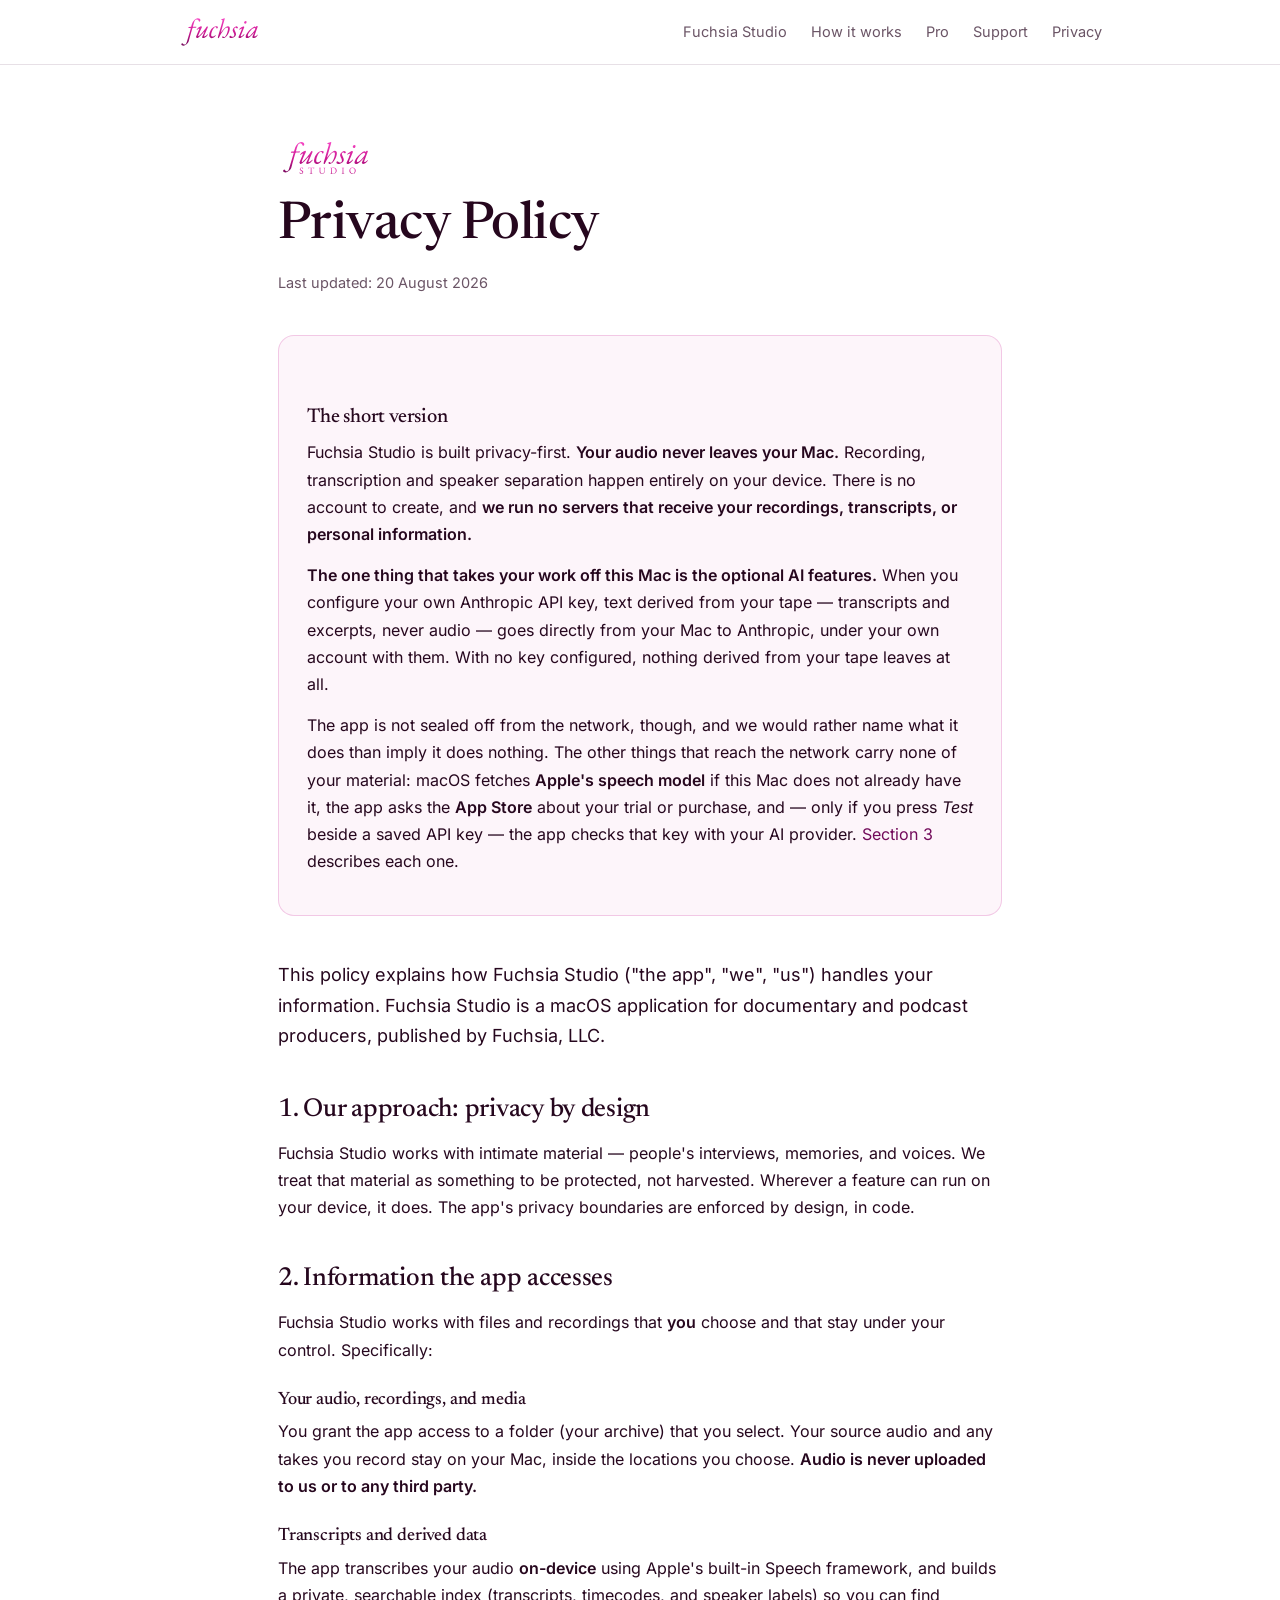
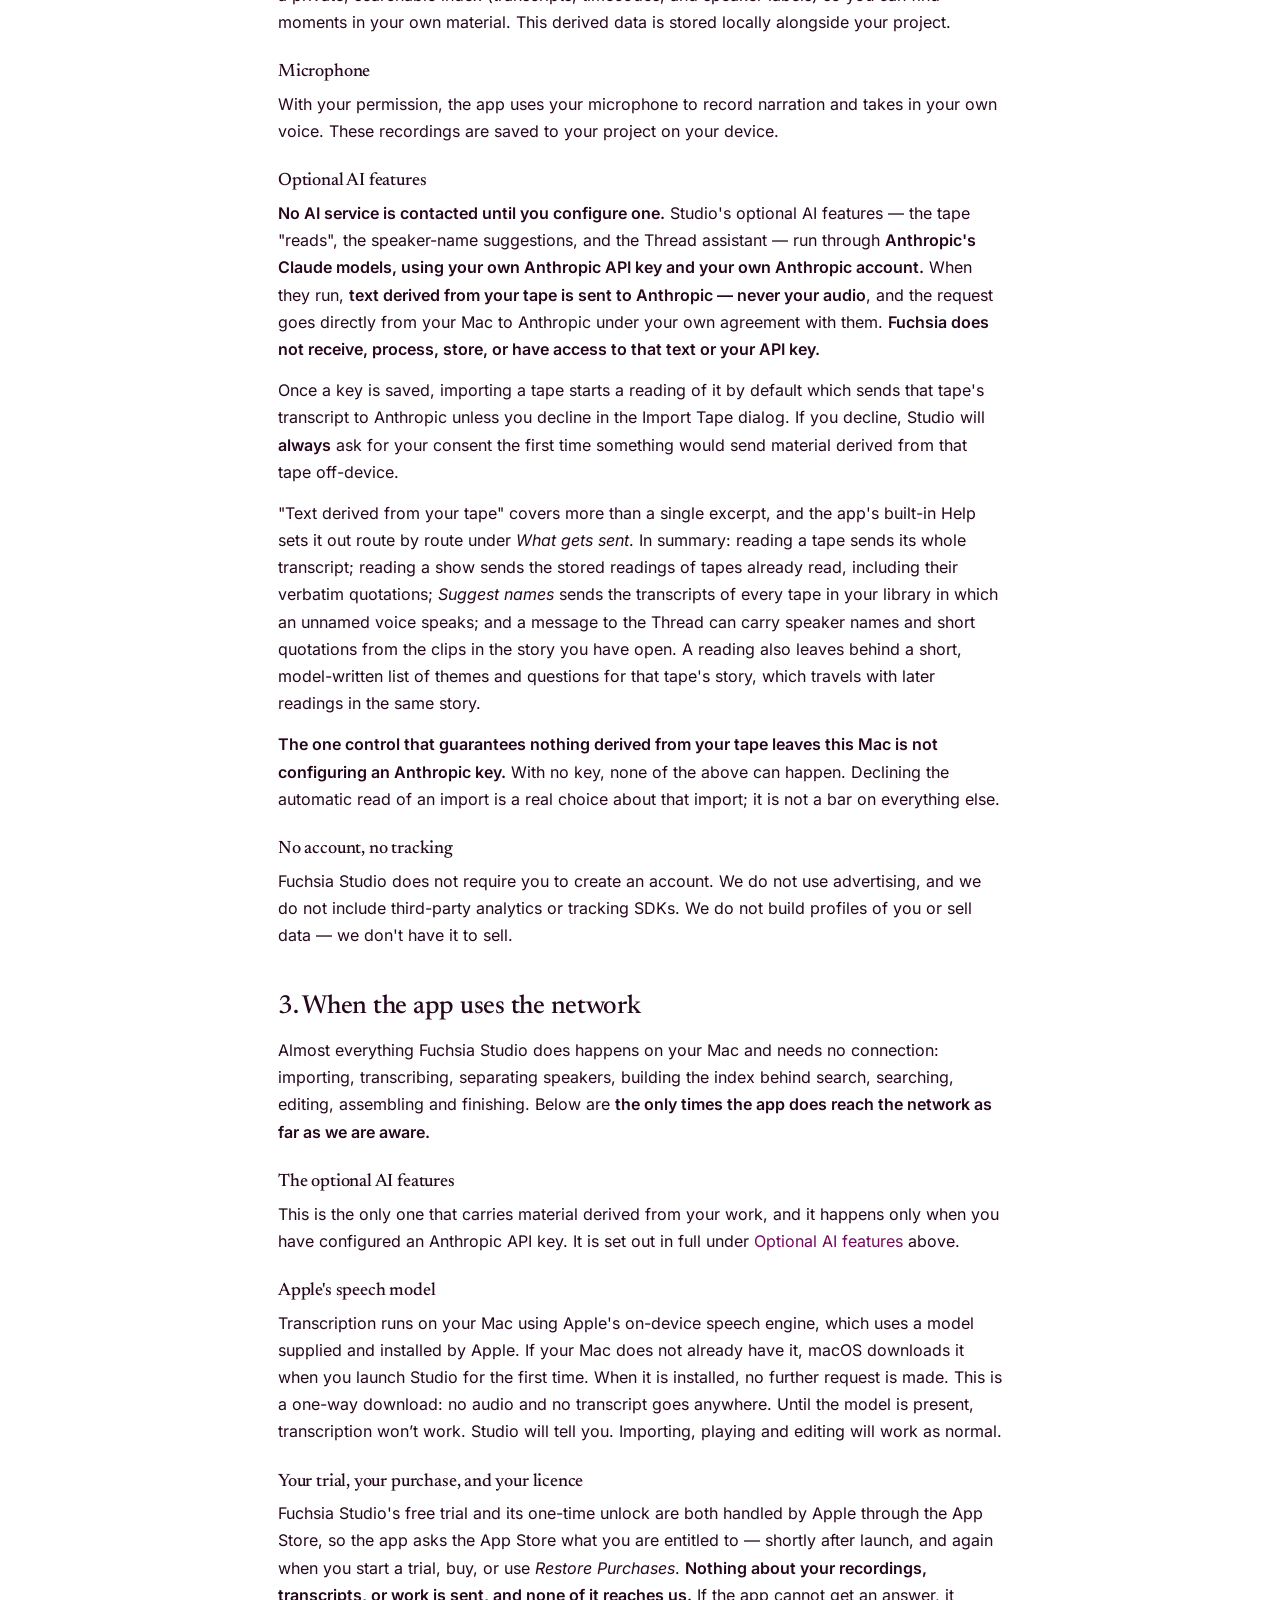
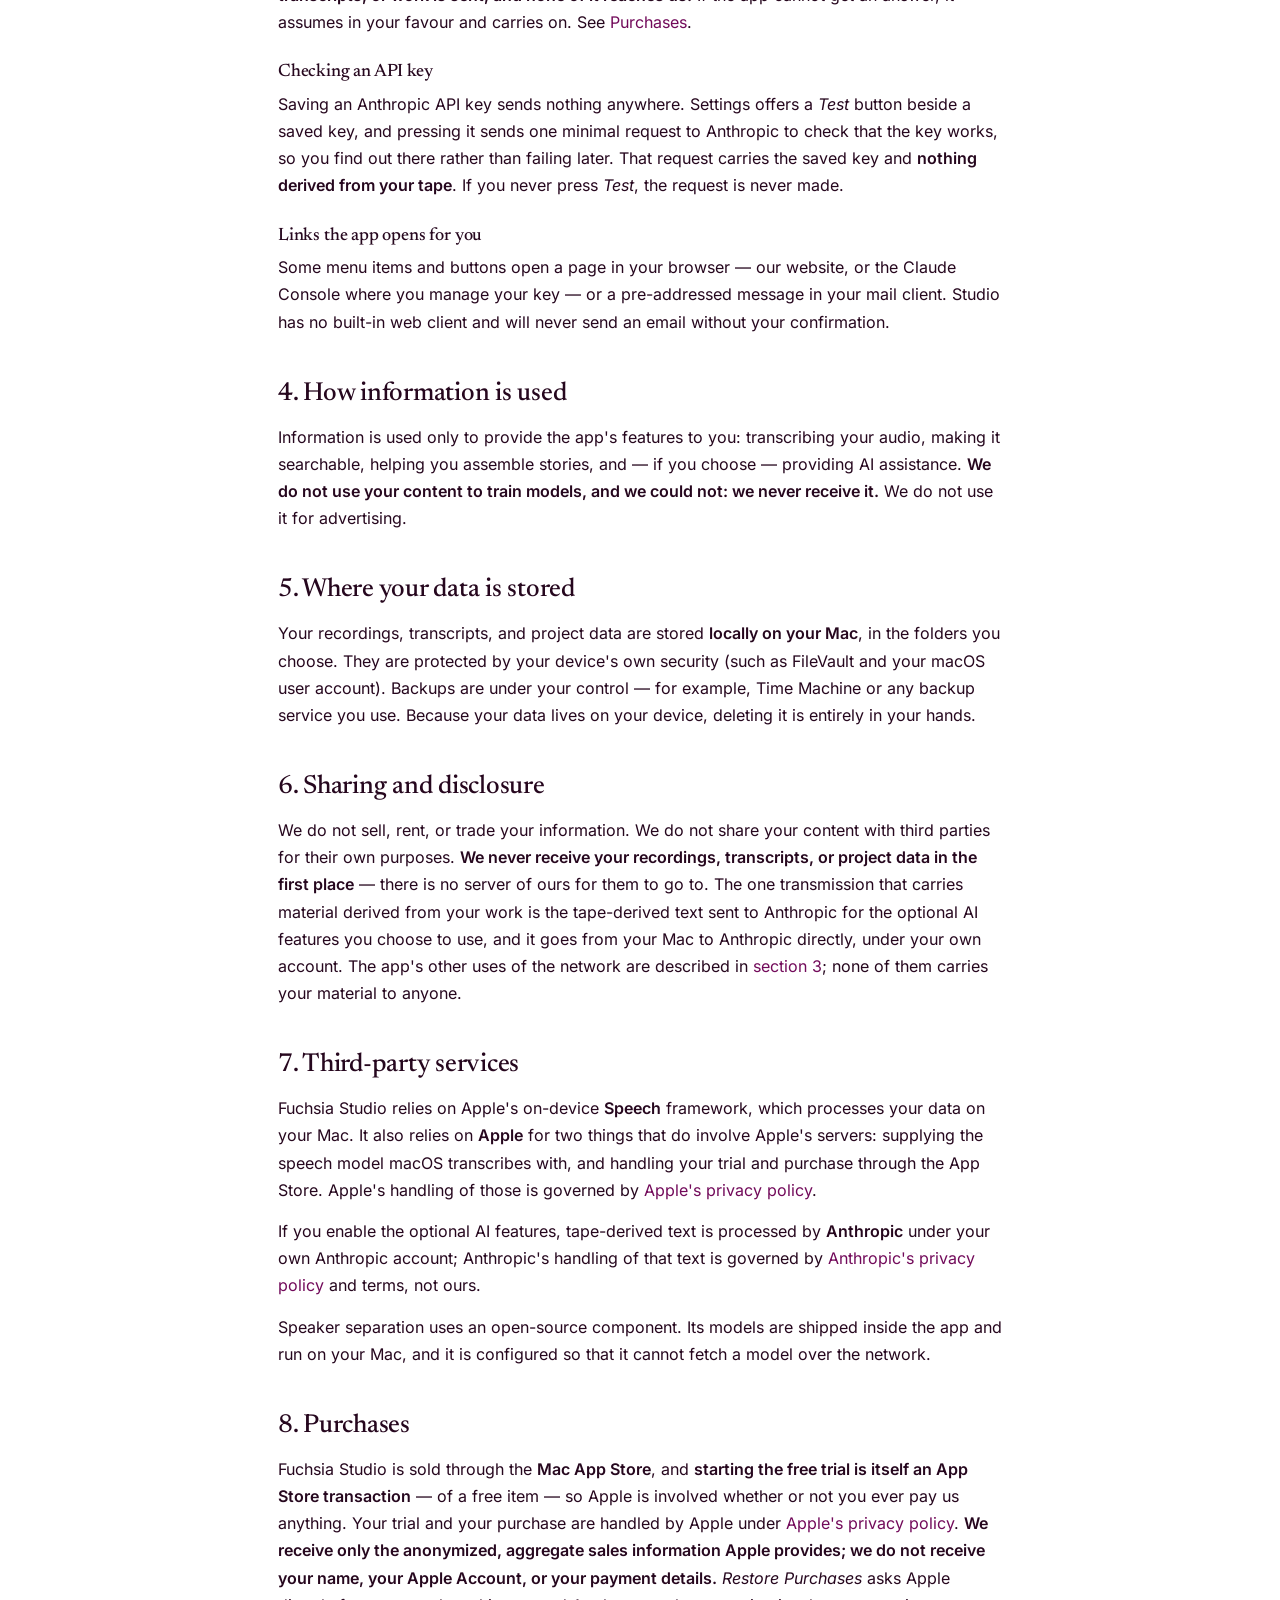
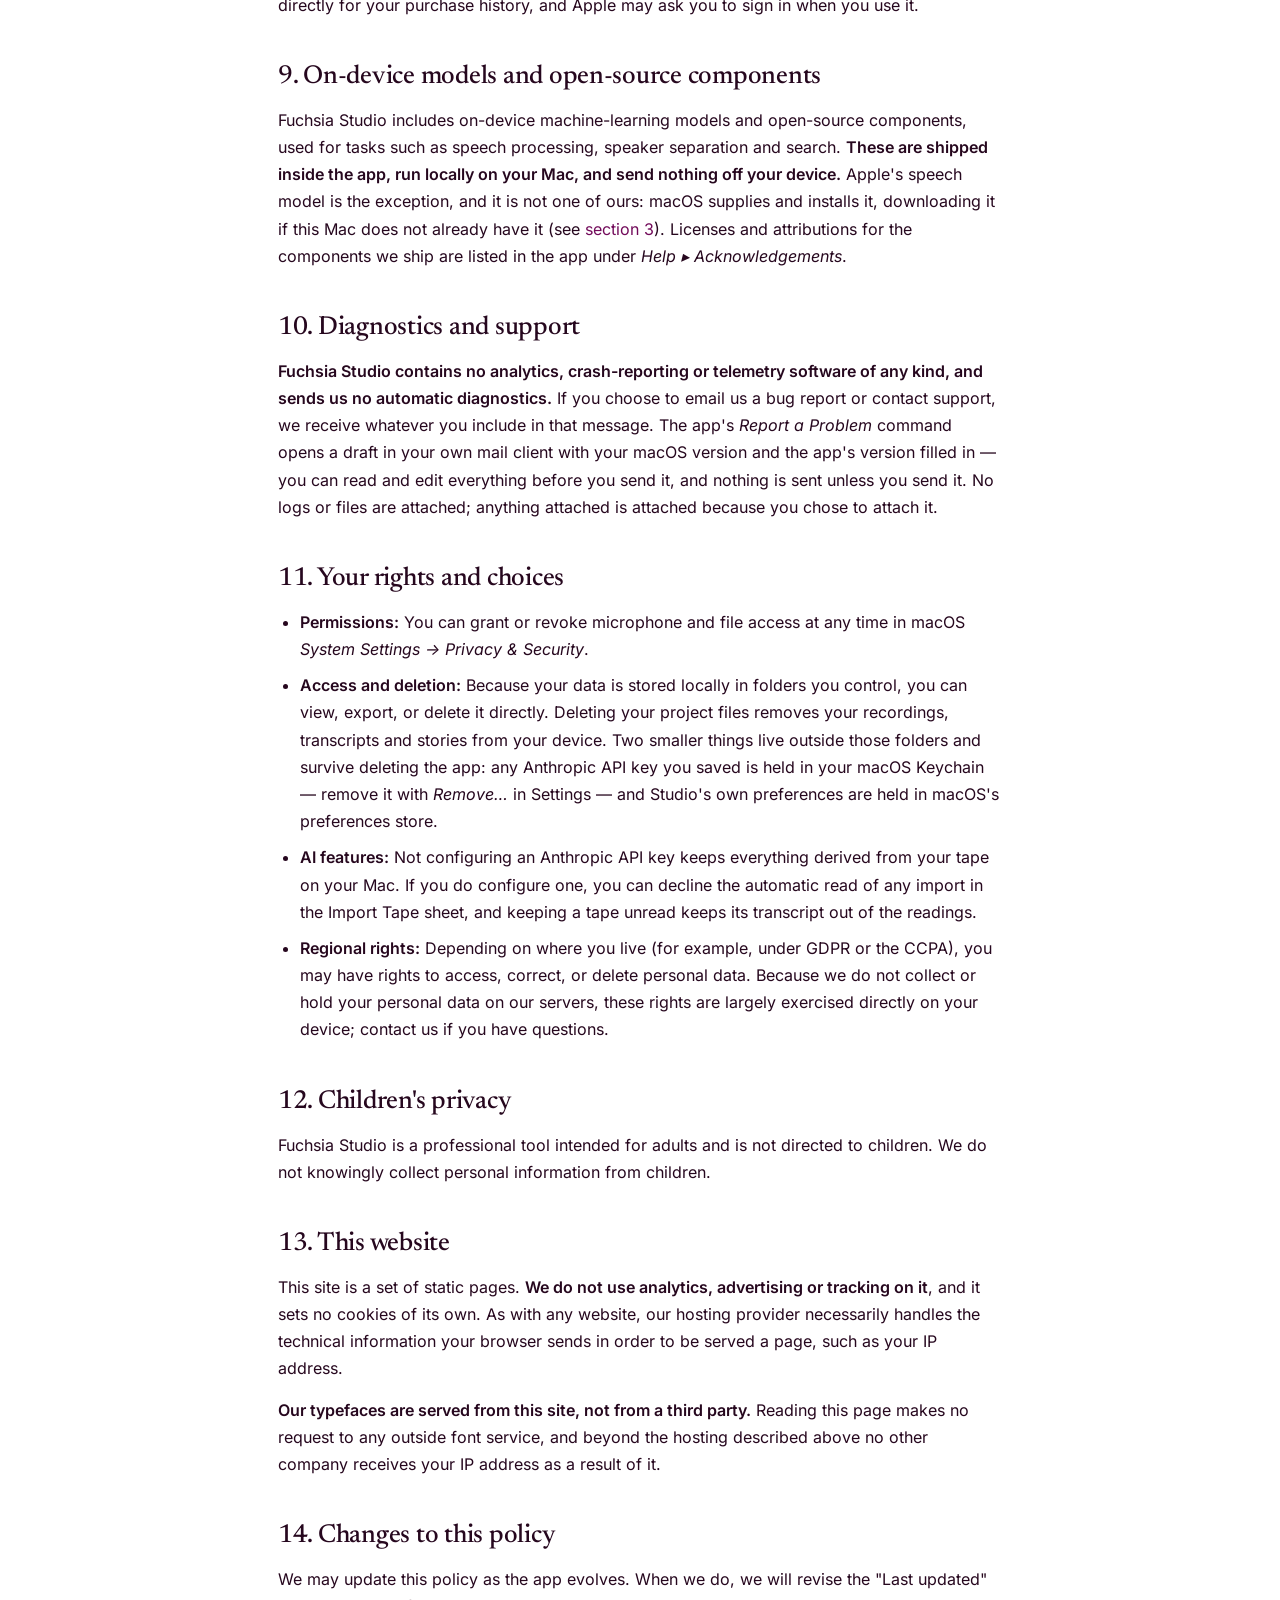
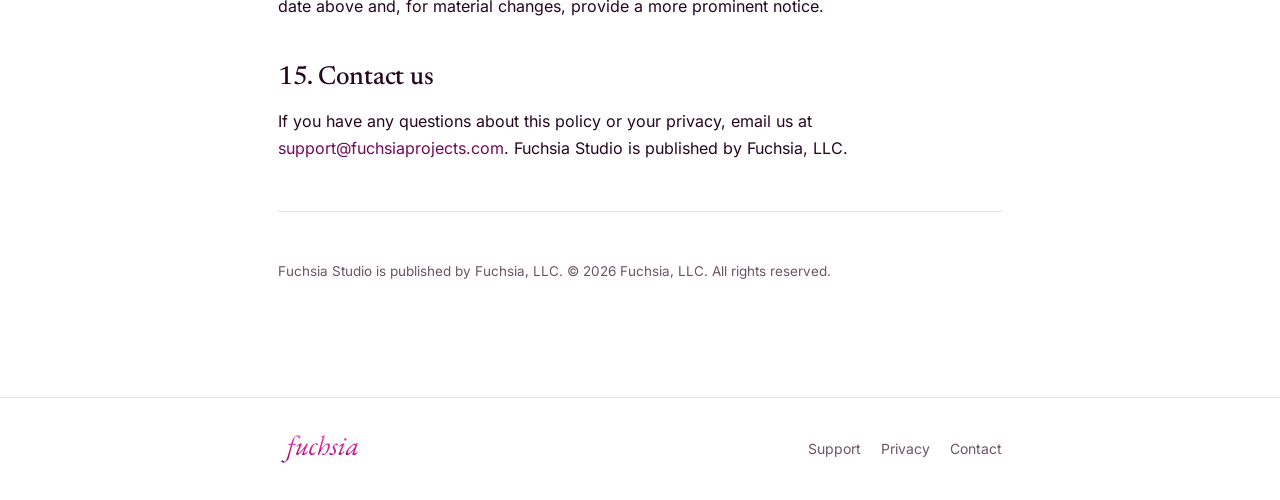
<file: privacy.html>
<!DOCTYPE html>
<!--
  ============================================================================
  PRIVACY POLICY — Fuchsia Studio
  Drafted from the repo (paulbennun/fuchsia-studio, engine "Showstore").
  STATUS: LEGALLY REVIEWED AND CLEARED FOR PUBLICATION. Ruled by Paul, who confirmed the
  review; the reviewer and the date of the review are not recorded here, and NO date is
  invented for them — git log holds when this line changed, which is the only date this file
  can honestly assert. This supersedes the earlier "DRAFT — NOT LEGALLY REVIEWED (2026-08-20)"
  status and the instruction, now countermanded, not to link the page until a legal check.
  Before public launch every page on this site was noindex,nofollow and index.html linked to
  none of them, so this page was then reachable only by someone who knew the URL or browsed
  the repo. That is no longer the case: it is linked and indexable.

  SCOPE OF THIS REVISION. Section 3, "When the app uses the network", is new: it sets out
  each occasion the app makes a request and what that request carries. The summary and
  section 6 describe that set rather than naming one item, and both say that it is what we
  can name and not a promise that there is nothing else — the same posture the shipping Help
  book takes at {#h31}, so the two surfaces tell one story. Section 3 is derived from the
  app source, not from any earlier summary of it, and is deliberately not asserted as
  complete.

  CONFIRMED (re-derived from source, 2026-08-20): macOS-only; audio never leaves the Mac in
  any configuration; transcription and speaker separation are on-device; AI = Anthropic
  Claude only, via the producer's own key and account; no account for the app itself; NO
  analytics, crash-reporting or telemetry software of any kind.
  Entity: Fuchsia, LLC. Contact: support@fuchsiaprojects.com.

  PUT TO THE LEGAL REVIEW — the questions this page carried INTO the review. The review
  cleared the page; how it disposed of each item individually is NOT recorded here, so none of
  the six below may be read as answered. Item 1 in particular asks a question the flip has now
  made live, and it is Paul's:
   1. Effective date vs "Last updated" — bumped to 20 August 2026 with this revision, on the
      reasoning that a policy dated earlier than its own content is itself inaccurate. If the
      date should instead mark the day the page goes live, change it at sign-off.
   2. Physical entity address — still OMITTED (email-only). Add one if required.
   3. Pro purchases — this policy covers Mac App Store transactions only; add the Pro
      payment-processor clause once Pro launches and a processor is chosen.
   4. Model-attribution — points to in-app Help > Acknowledgements only (no URL yet).
   5. SETTLED 20 August 2026 (website PR #12) — the typefaces are now SELF-HOSTED. Newsreader
      and Inter are served from this site under the SIL Open Font License; no page requests
      fonts.googleapis.com or fonts.gstatic.com any more, and no page loads any third-party
      resource at all. Section 13 now states that practice instead of disclosing a transfer.
      Recorded for the reviewer's information; the disclosure question it used to pose is gone.
   6. Section 13 ("This website") is new. It states only what is structurally true of a
      static site; what our host actually logs and retains has NOT been verified.
  ============================================================================
-->
<html lang="en">
<head>
<meta charset="UTF-8" />
<meta name="viewport" content="width=device-width, initial-scale=1.0" />
<title>Privacy Policy — Fuchsia Studio</title>
<meta name="description" content="Privacy policy for Fuchsia Studio. Your audio never leaves your Mac. Privacy by design for documentary and podcast producers." />
<link rel="icon" type="image/svg+xml" href="icon.svg" />
<link rel="preload" href="assets/fonts/newsreader.woff2" as="font" type="font/woff2" crossorigin />
<link rel="preload" href="assets/fonts/inter.woff2" as="font" type="font/woff2" crossorigin />
<link rel="stylesheet" href="assets/fonts.css" />
<style>
  :root{
    /* Conservatory */
    --color-ground:#FFFFFF;--color-surface:#FAF8FA;--color-hairline:#E7E0E6;
    --color-ink:#26071E;--color-ink-muted:#6B5566;--color-ink-faint:#9A8A96;
    --color-brand-bright:#F646C4;  /* petal edge — gradient art only; never set type on it */
    --color-brand:#C9168F;         /* orchid throat — primary */
    --color-brand-deep:#720A5A;    /* interior — the accent that carries type */
    --color-brand-shadow:#3D0230;  /* leaf shadow */
  }
  *{box-sizing:border-box;margin:0;padding:0}
  html{scroll-behavior:smooth}
  body{background:var(--color-ground);color:var(--color-ink);font-family:'Inter',system-ui,-apple-system,sans-serif;line-height:1.7;-webkit-font-smoothing:antialiased}
  a{color:var(--color-brand-deep);text-decoration:none}
  a:hover{text-decoration:underline}
  h1,h2,h3{font-family:'Newsreader',Georgia,'Times New Roman',serif;font-weight:500;line-height:1.15;letter-spacing:-.01em}
  /* header */
  header.nav{position:sticky;top:0;z-index:50;backdrop-filter:blur(14px);background:rgba(255,255,255,.8);border-bottom:1px solid var(--color-hairline)}
  .nav-inner{max-width:980px;margin:0 auto;padding:0 28px;height:64px;display:flex;align-items:center;justify-content:space-between}
  .logo{display:flex;align-items:center;gap:10px;font-family:'Newsreader',serif;font-size:20px;font-weight:600;color:var(--color-ink)}
  .logo:hover{text-decoration:none}
  .logo-word{height:34px;width:auto;display:block}
  .doc-logo{height:42px;width:auto;display:block;margin-bottom:18px}
  .fmark{width:27px;height:27px;border-radius:7px;flex:none;background:linear-gradient(180deg,var(--color-brand-deep),var(--color-brand-bright) 70%);display:grid;place-items:center}
  .fmark i{font-family:'Newsreader',serif;font-style:italic;font-weight:500;color:#fff;font-size:18px;line-height:1;transform:translateY(-1px)}
  .nav-links{display:flex;gap:24px;font-size:14.5px}
  .nav-links a{color:var(--color-ink-muted)}
  .nav-links a:hover{color:var(--color-ink);text-decoration:none}
  @media(max-width:640px){.nav-links{gap:16px;font-size:13.5px}}
  /* content */
  main{max-width:780px;margin:0 auto;padding:72px 28px 40px}
  .doc-kicker{font-size:13px;letter-spacing:.16em;text-transform:uppercase;color:var(--color-brand-deep);margin-bottom:14px}
  h1{font-size:clamp(34px,6vw,52px);margin-bottom:14px}
  .updated{color:var(--color-ink-muted);font-size:14.5px;margin-bottom:40px}
  .summary{background:rgba(201,22,143,.045);border:1px solid rgba(201,22,143,.2);border-radius:16px;padding:26px 28px;margin-bottom:44px}
  .summary h2{font-size:20px;margin-bottom:10px}
  .summary p{color:var(--color-ink)}
  h2{font-size:26px;margin:44px 0 14px}
  h3{font-size:18px;margin:26px 0 8px;color:var(--color-ink)}
  p{color:var(--color-ink);margin-bottom:14px}
  ul{color:var(--color-ink);margin:0 0 14px 0;padding-left:22px}
  li{margin-bottom:9px}
  strong{color:var(--color-ink);font-weight:600}
  .lead{font-size:18px;color:var(--color-ink)}
  hr{border:0;border-top:1px solid var(--color-hairline);margin:48px 0}
  footer{border-top:1px solid var(--color-hairline);margin-top:60px}
  .foot-inner{max-width:780px;margin:0 auto;padding:34px 28px;display:flex;flex-wrap:wrap;gap:14px;justify-content:space-between;align-items:center;color:var(--color-ink-muted);font-size:14px}
  .foot-inner a{color:var(--color-ink-muted)}
  .foot-links{display:flex;gap:20px}
</style>
</head>
<body>

<header class="nav">
  <div class="nav-inner">
    <a class="logo" href="index.html"><img class="logo-word" src="assets/fuchsia-wordmark-gradient.svg" alt="Fuchsia"></a>
    <nav class="nav-links">
      <a href="studio.html">Fuchsia Studio</a>
      <a href="help.html">How it works</a>
      <a href="pro.html">Pro</a>
      <a href="support.html">Support</a>
      <a href="privacy.html">Privacy</a>
    </nav>
  </div>
</header>

<main>
  <img class="doc-logo" src="assets/fuchsia-studio-gradient.svg" alt="Fuchsia Studio">
  <h1>Privacy Policy</h1>
  <p class="updated">Last updated: 20 August 2026</p>

  <div class="summary">
    <h2>The short version</h2>
    <p>Fuchsia Studio is built privacy-first. <strong>Your audio never leaves your Mac.</strong> Recording, transcription and speaker separation happen entirely on your device. There is no account to create, and <strong>we run no servers that receive your recordings, transcripts, or personal information.</strong></p>
    <p><strong>The one thing that takes your work off this Mac is the optional AI features.</strong> When you configure your own Anthropic API key, text derived from your tape — transcripts and excerpts, never audio — goes directly from your Mac to Anthropic, under your own account with them. With no key configured, nothing derived from your tape leaves at all.</p>
    <p>The app is not sealed off from the network, though, and we would rather name what it does than imply it does nothing. The other things that reach the network carry none of your material: macOS fetches <strong>Apple's speech model</strong> if this Mac does not already have it, the app asks the <strong>App Store</strong> about your trial or purchase, and — only if you press <em>Test</em> beside a saved API key — the app checks that key with your AI provider. <a href="#network">Section 3</a> describes each one.</p>
  </div>

  <p class="lead">This policy explains how Fuchsia Studio ("the app", "we", "us") handles your information. Fuchsia Studio is a macOS application for documentary and podcast producers, published by Fuchsia, LLC.</p>

  <h2>1. Our approach: privacy by design</h2>
  <p>Fuchsia Studio works with intimate material — people's interviews, memories, and voices. We treat that material as something to be protected, not harvested. Wherever a feature can run on your device, it does. The app's privacy boundaries are enforced by design, in code.</p>

  <h2>2. Information the app accesses</h2>
  <p>Fuchsia Studio works with files and recordings that <strong>you</strong> choose and that stay under your control. Specifically:</p>

  <h3>Your audio, recordings, and media</h3>
  <p>You grant the app access to a folder (your archive) that you select. Your source audio and any takes you record stay on your Mac, inside the locations you choose. <strong>Audio is never uploaded to us or to any third party.</strong></p>

  <h3>Transcripts and derived data</h3>
  <p>The app transcribes your audio <strong>on-device</strong> using Apple's built-in Speech framework, and builds a private, searchable index (transcripts, timecodes, and speaker labels) so you can find moments in your own material. This derived data is stored locally alongside your project.</p>

  <h3>Microphone</h3>
  <p>With your permission, the app uses your microphone to record narration and takes in your own voice. These recordings are saved to your project on your device.</p>

  <h3 id="ai">Optional AI features</h3>
  <p><strong>No AI service is contacted until you configure one.</strong> Studio's optional AI features — the tape "reads", the speaker-name suggestions, and the Thread assistant — run through <strong>Anthropic's Claude models, using your own Anthropic API key and your own Anthropic account.</strong> When they run, <strong>text derived from your tape is sent to Anthropic — never your audio</strong>, and the request goes directly from your Mac to Anthropic under your own agreement with them. <strong>Fuchsia does not receive, process, store, or have access to that text or your API key.</strong></p>
  <p>Once a key is saved, importing a tape starts a reading of it by default which sends that tape's transcript to Anthropic unless you decline in the Import Tape dialog. If you decline, Studio will <strong>always</strong> ask for your consent the first time something would send material derived from that tape off-device.</p>
  <p>"Text derived from your tape" covers more than a single excerpt, and the app's built-in Help sets it out route by route under <em>What gets sent</em>. In summary: reading a tape sends its whole transcript; reading a show sends the stored readings of tapes already read, including their verbatim quotations; <em>Suggest names</em> sends the transcripts of every tape in your library in which an unnamed voice speaks; and a message to the Thread can carry speaker names and short quotations from the clips in the story you have open. A reading also leaves behind a short, model-written list of themes and questions for that tape's story, which travels with later readings in the same story.</p>
  <p><strong>The one control that guarantees nothing derived from your tape leaves this Mac is not configuring an Anthropic key.</strong> With no key, none of the above can happen. Declining the automatic read of an import is a real choice about that import; it is not a bar on everything else.</p>

  <h3>No account, no tracking</h3>
  <p>Fuchsia Studio does not require you to create an account. We do not use advertising, and we do not include third-party analytics or tracking SDKs. We do not build profiles of you or sell data — we don't have it to sell.</p>

  <h2 id="network">3. When the app uses the network</h2>
  <p>Almost everything Fuchsia Studio does happens on your Mac and needs no connection: importing, transcribing, separating speakers, building the index behind search, searching, editing, assembling and finishing. Below are <strong>the only times the app does reach the network as far as we are aware.</strong></p>

  <h3>The optional AI features</h3>
  <p>This is the only one that carries material derived from your work, and it happens only when you have configured an Anthropic API key. It is set out in full under <a href="#ai">Optional AI features</a> above.</p>

  <h3>Apple's speech model</h3>
  <p>Transcription runs on your Mac using Apple's on-device speech engine, which uses a model supplied and installed by Apple. If your Mac does not already have it, macOS downloads it when you launch Studio for the first time. When it is installed, no further request is made. This is a one-way download: no audio and no transcript goes anywhere. Until the model is present, transcription won&rsquo;t work. Studio will tell you. Importing, playing and editing will work as normal.</p>

  <h3>Your trial, your purchase, and your licence</h3>
  <p>Fuchsia Studio's free trial and its one-time unlock are both handled by Apple through the App Store, so the app asks the App Store what you are entitled to — shortly after launch, and again when you start a trial, buy, or use <em>Restore Purchases</em>. <strong>Nothing about your recordings, transcripts, or work is sent, and none of it reaches us.</strong> If the app cannot get an answer, it assumes in your favour and carries on. See <a href="#purchases">Purchases</a>.</p>

  <h3>Checking an API key</h3>
  <p>Saving an Anthropic API key sends nothing anywhere. Settings offers a <em>Test</em> button beside a saved key, and pressing it sends one minimal request to Anthropic to check that the key works, so you find out there rather than failing later. That request carries the saved key and <strong>nothing derived from your tape</strong>. If you never press <em>Test</em>, the request is never made.</p>

  <h3>Links the app opens for you</h3>
  <p>Some menu items and buttons open a page in your browser &mdash; our website, or the Claude Console where you manage your key &mdash; or a pre-addressed message in your mail client. Studio has no built-in web client and will never send an email without your confirmation.</p>

  <h2>4. How information is used</h2>
  <p>Information is used only to provide the app's features to you: transcribing your audio, making it searchable, helping you assemble stories, and — if you choose — providing AI assistance. <strong>We do not use your content to train models, and we could not: we never receive it.</strong> We do not use it for advertising.</p>

  <h2>5. Where your data is stored</h2>
  <p>Your recordings, transcripts, and project data are stored <strong>locally on your Mac</strong>, in the folders you choose. They are protected by your device's own security (such as FileVault and your macOS user account). Backups are under your control — for example, Time Machine or any backup service you use. Because your data lives on your device, deleting it is entirely in your hands.</p>

  <h2>6. Sharing and disclosure</h2>
  <p>We do not sell, rent, or trade your information. We do not share your content with third parties for their own purposes. <strong>We never receive your recordings, transcripts, or project data in the first place</strong> — there is no server of ours for them to go to. The one transmission that carries material derived from your work is the tape-derived text sent to Anthropic for the optional AI features you choose to use, and it goes from your Mac to Anthropic directly, under your own account. The app's other uses of the network are described in <a href="#network">section 3</a>; none of them carries your material to anyone.</p>

  <h2>7. Third-party services</h2>
  <p>Fuchsia Studio relies on Apple's on-device <strong>Speech</strong> framework, which processes your data on your Mac. It also relies on <strong>Apple</strong> for two things that do involve Apple's servers: supplying the speech model macOS transcribes with, and handling your trial and purchase through the App Store. Apple's handling of those is governed by <a href="https://www.apple.com/legal/privacy/">Apple's privacy policy</a>.</p>
  <p>If you enable the optional AI features, tape-derived text is processed by <strong>Anthropic</strong> under your own Anthropic account; Anthropic's handling of that text is governed by <a href="https://www.anthropic.com/legal/privacy">Anthropic's privacy policy</a> and terms, not ours.</p>
  <p>Speaker separation uses an open-source component. Its models are shipped inside the app and run on your Mac, and it is configured so that it cannot fetch a model over the network.</p>

  <h2 id="purchases">8. Purchases</h2>
  <p>Fuchsia Studio is sold through the <strong>Mac App Store</strong>, and <strong>starting the free trial is itself an App Store transaction</strong> — of a free item — so Apple is involved whether or not you ever pay us anything. Your trial and your purchase are handled by Apple under <a href="https://www.apple.com/legal/privacy/">Apple's privacy policy</a>. <strong>We receive only the anonymized, aggregate sales information Apple provides; we do not receive your name, your Apple Account, or your payment details.</strong> <em>Restore Purchases</em> asks Apple directly for your purchase history, and Apple may ask you to sign in when you use it.</p>

  <h2>9. On-device models and open-source components</h2>
  <p>Fuchsia Studio includes on-device machine-learning models and open-source components, used for tasks such as speech processing, speaker separation and search. <strong>These are shipped inside the app, run locally on your Mac, and send nothing off your device.</strong> Apple's speech model is the exception, and it is not one of ours: macOS supplies and installs it, downloading it if this Mac does not already have it (see <a href="#network">section 3</a>). Licenses and attributions for the components we ship are listed in the app under <em>Help ▸ Acknowledgements</em>.</p>

  <h2>10. Diagnostics and support</h2>
  <p><strong>Fuchsia Studio contains no analytics, crash-reporting or telemetry software of any kind, and sends us no automatic diagnostics.</strong> If you choose to email us a bug report or contact support, we receive whatever you include in that message. The app's <em>Report a Problem</em> command opens a draft in your own mail client with your macOS version and the app's version filled in — you can read and edit everything before you send it, and nothing is sent unless you send it. No logs or files are attached; anything attached is attached because you chose to attach it.</p>

  <h2>11. Your rights and choices</h2>
  <ul>
    <li><strong>Permissions:</strong> You can grant or revoke microphone and file access at any time in macOS <em>System Settings → Privacy &amp; Security</em>.</li>
    <li><strong>Access and deletion:</strong> Because your data is stored locally in folders you control, you can view, export, or delete it directly. Deleting your project files removes your recordings, transcripts and stories from your device. Two smaller things live outside those folders and survive deleting the app: any Anthropic API key you saved is held in your macOS Keychain — remove it with <em>Remove…</em> in Settings — and Studio's own preferences are held in macOS's preferences store.</li>
    <li><strong>AI features:</strong> Not configuring an Anthropic API key keeps everything derived from your tape on your Mac. If you do configure one, you can decline the automatic read of any import in the Import Tape sheet, and keeping a tape unread keeps its transcript out of the readings.</li>
    <li><strong>Regional rights:</strong> Depending on where you live (for example, under GDPR or the CCPA), you may have rights to access, correct, or delete personal data. Because we do not collect or hold your personal data on our servers, these rights are largely exercised directly on your device; contact us if you have questions.</li>
  </ul>

  <h2>12. Children's privacy</h2>
  <p>Fuchsia Studio is a professional tool intended for adults and is not directed to children. We do not knowingly collect personal information from children.</p>

  <h2>13. This website</h2>
  <p>This site is a set of static pages. <strong>We do not use analytics, advertising or tracking on it</strong>, and it sets no cookies of its own. As with any website, our hosting provider necessarily handles the technical information your browser sends in order to be served a page, such as your IP address.</p>
  <p><strong>Our typefaces are served from this site, not from a third party.</strong> Reading this page makes no request to any outside font service, and beyond the hosting described above no other company receives your IP address as a result of it.</p>

  <h2>14. Changes to this policy</h2>
  <p>We may update this policy as the app evolves. When we do, we will revise the "Last updated" date above and, for material changes, provide a more prominent notice.</p>

  <h2>15. Contact us</h2>
  <p>If you have any questions about this policy or your privacy, email us at <a href="mailto:support@fuchsiaprojects.com?subject=Fuchsia%20Studio%20privacy">support@fuchsiaprojects.com</a>. Fuchsia Studio is published by Fuchsia, LLC.</p>

  <hr />
  <p style="color:var(--color-ink-muted);font-size:13.5px">Fuchsia Studio is published by Fuchsia, LLC. © 2026 Fuchsia, LLC. All rights reserved.</p>
</main>

<footer>
  <div class="foot-inner">
    <a class="logo" href="index.html"><img class="logo-word" src="assets/fuchsia-wordmark-gradient.svg" alt="Fuchsia"></a>
    <div class="foot-links">
      <a href="support.html">Support</a>
      <a href="privacy.html">Privacy</a>
      <a href="mailto:support@fuchsiaprojects.com">Contact</a>
    </div>
  </div>
</footer>

</body>
</html>
</file>
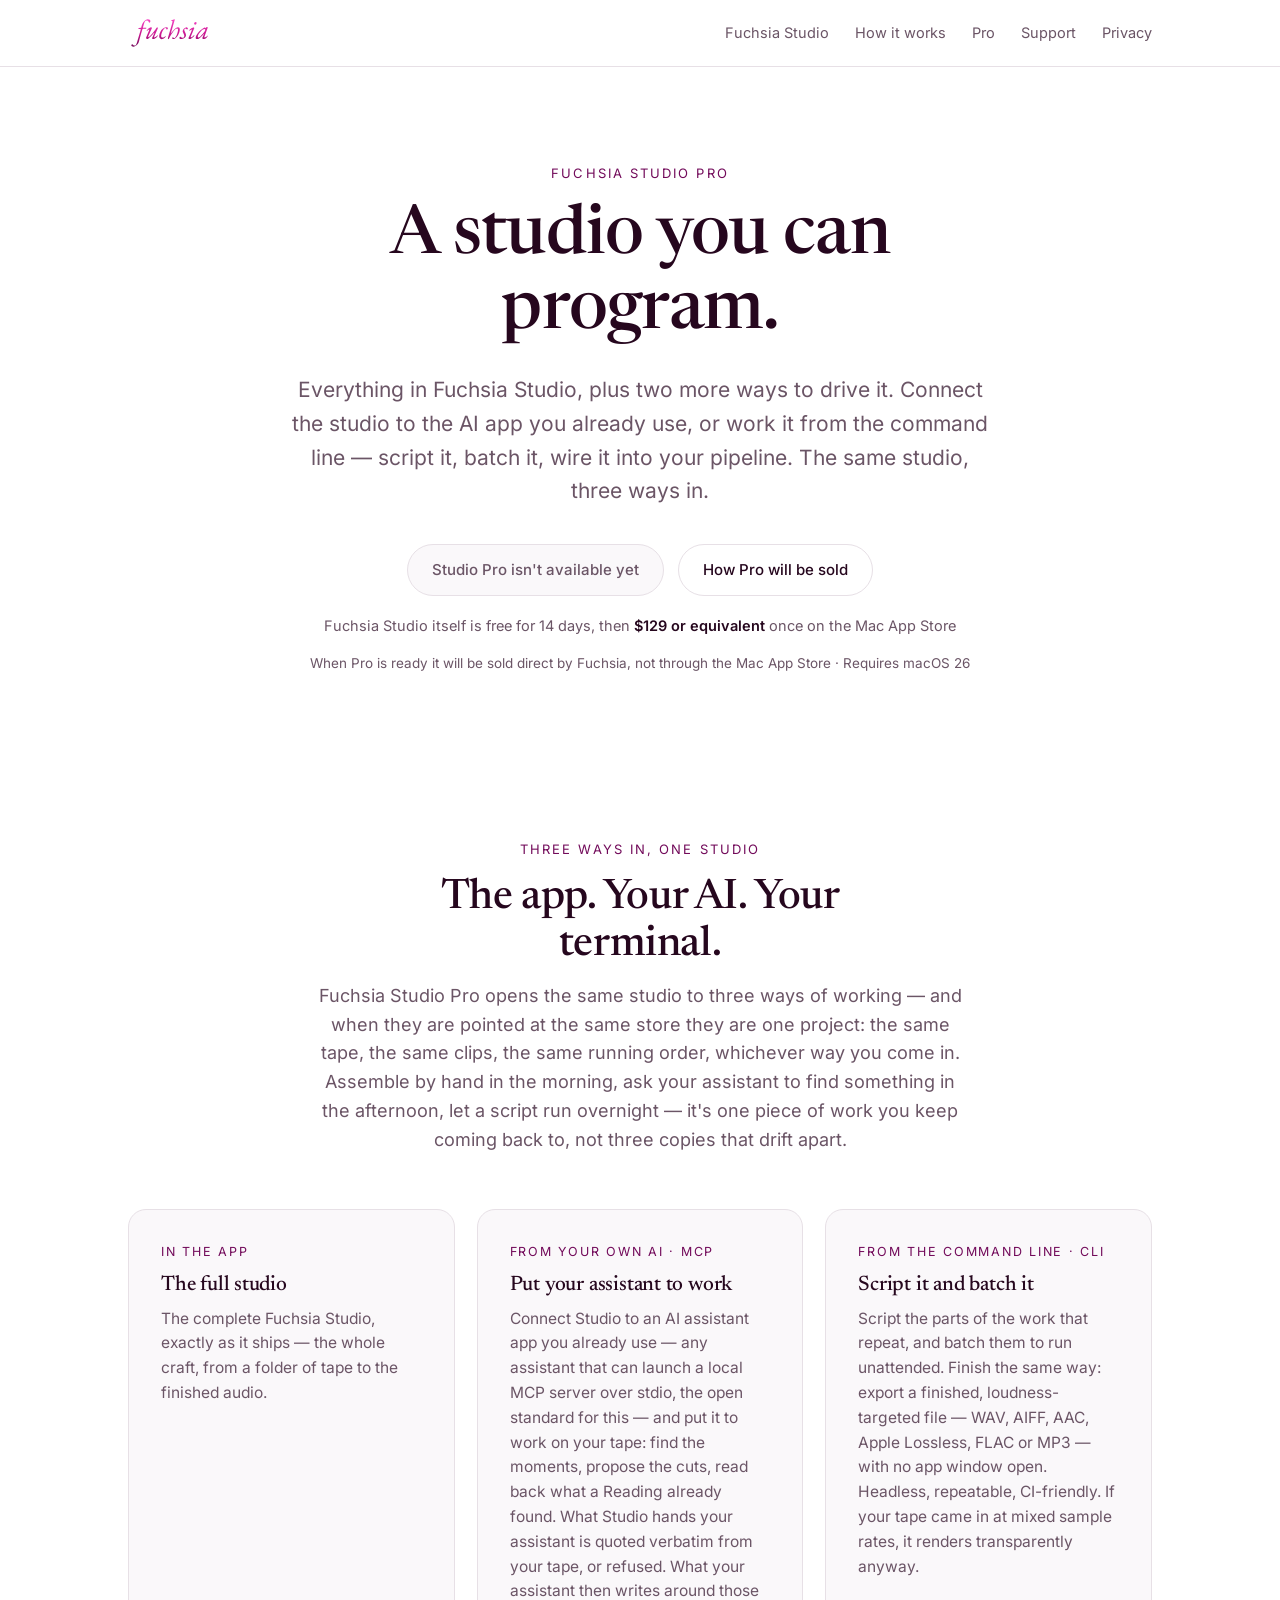
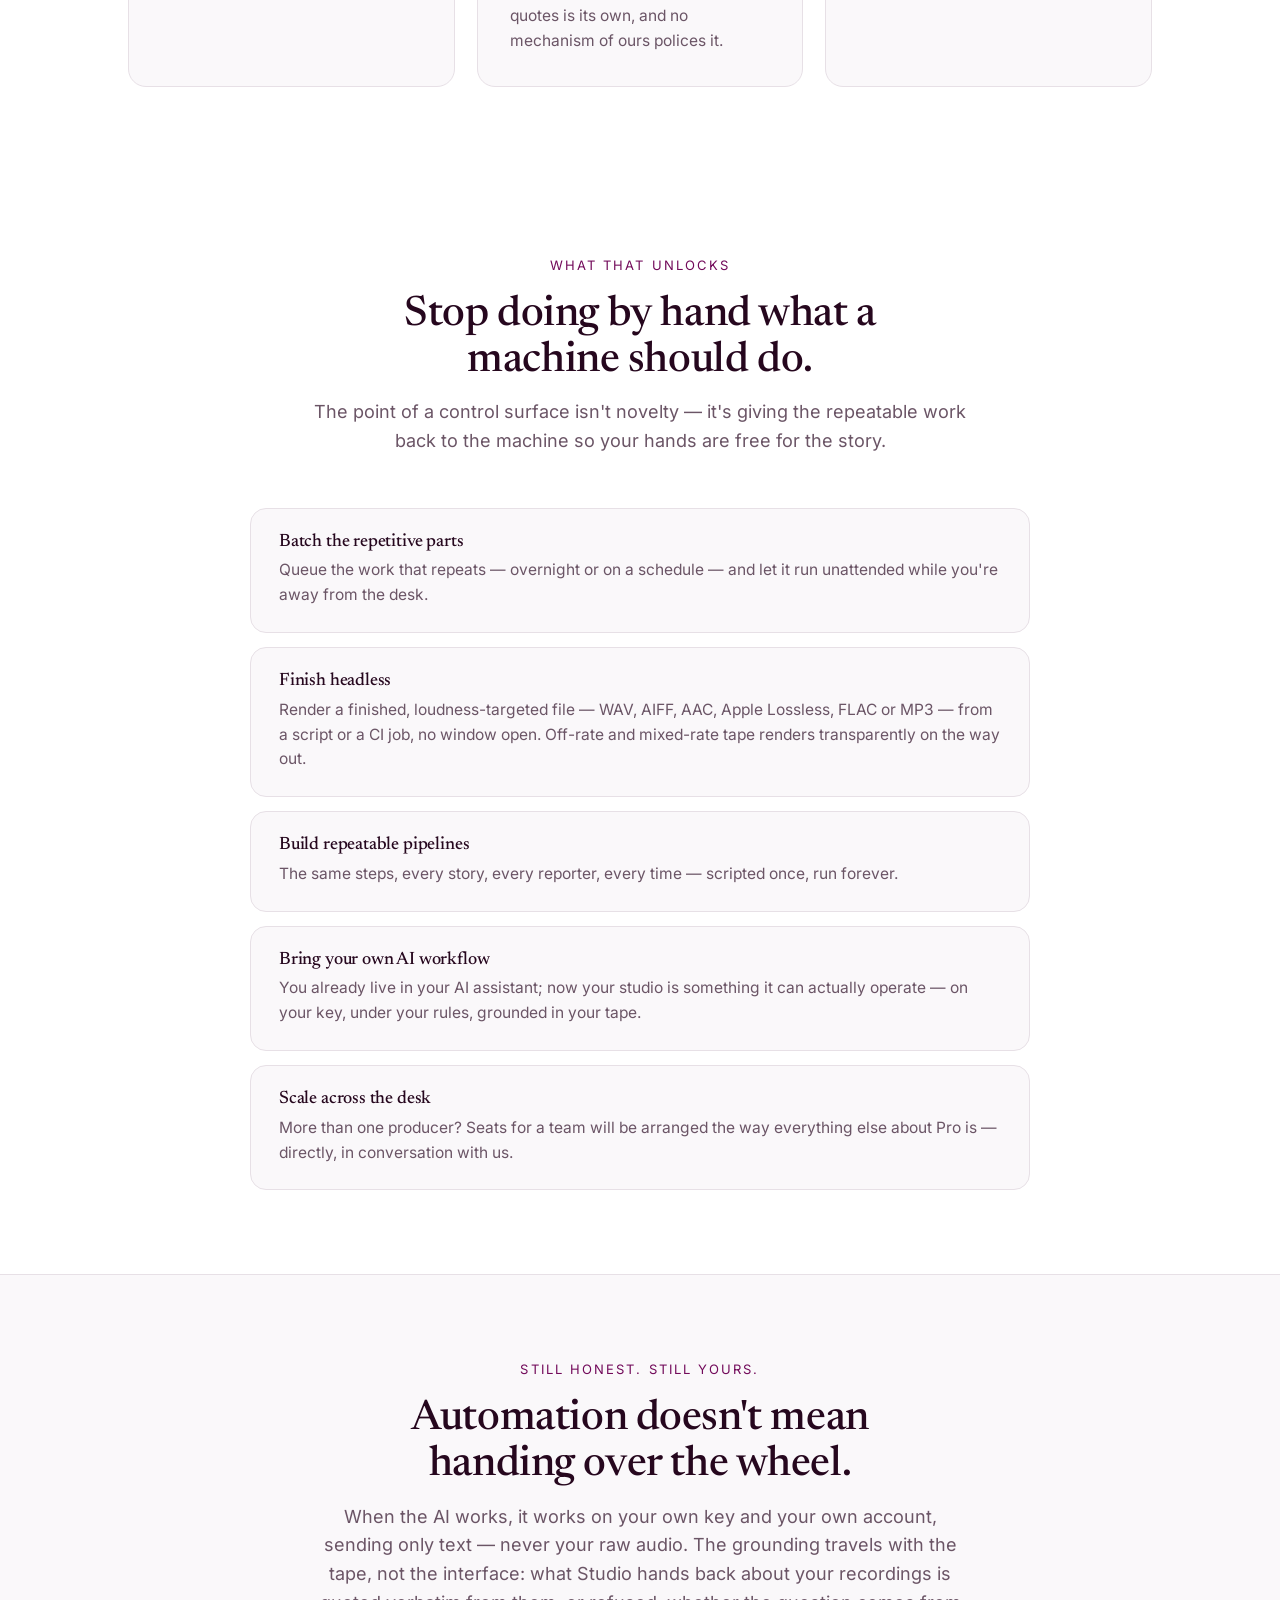
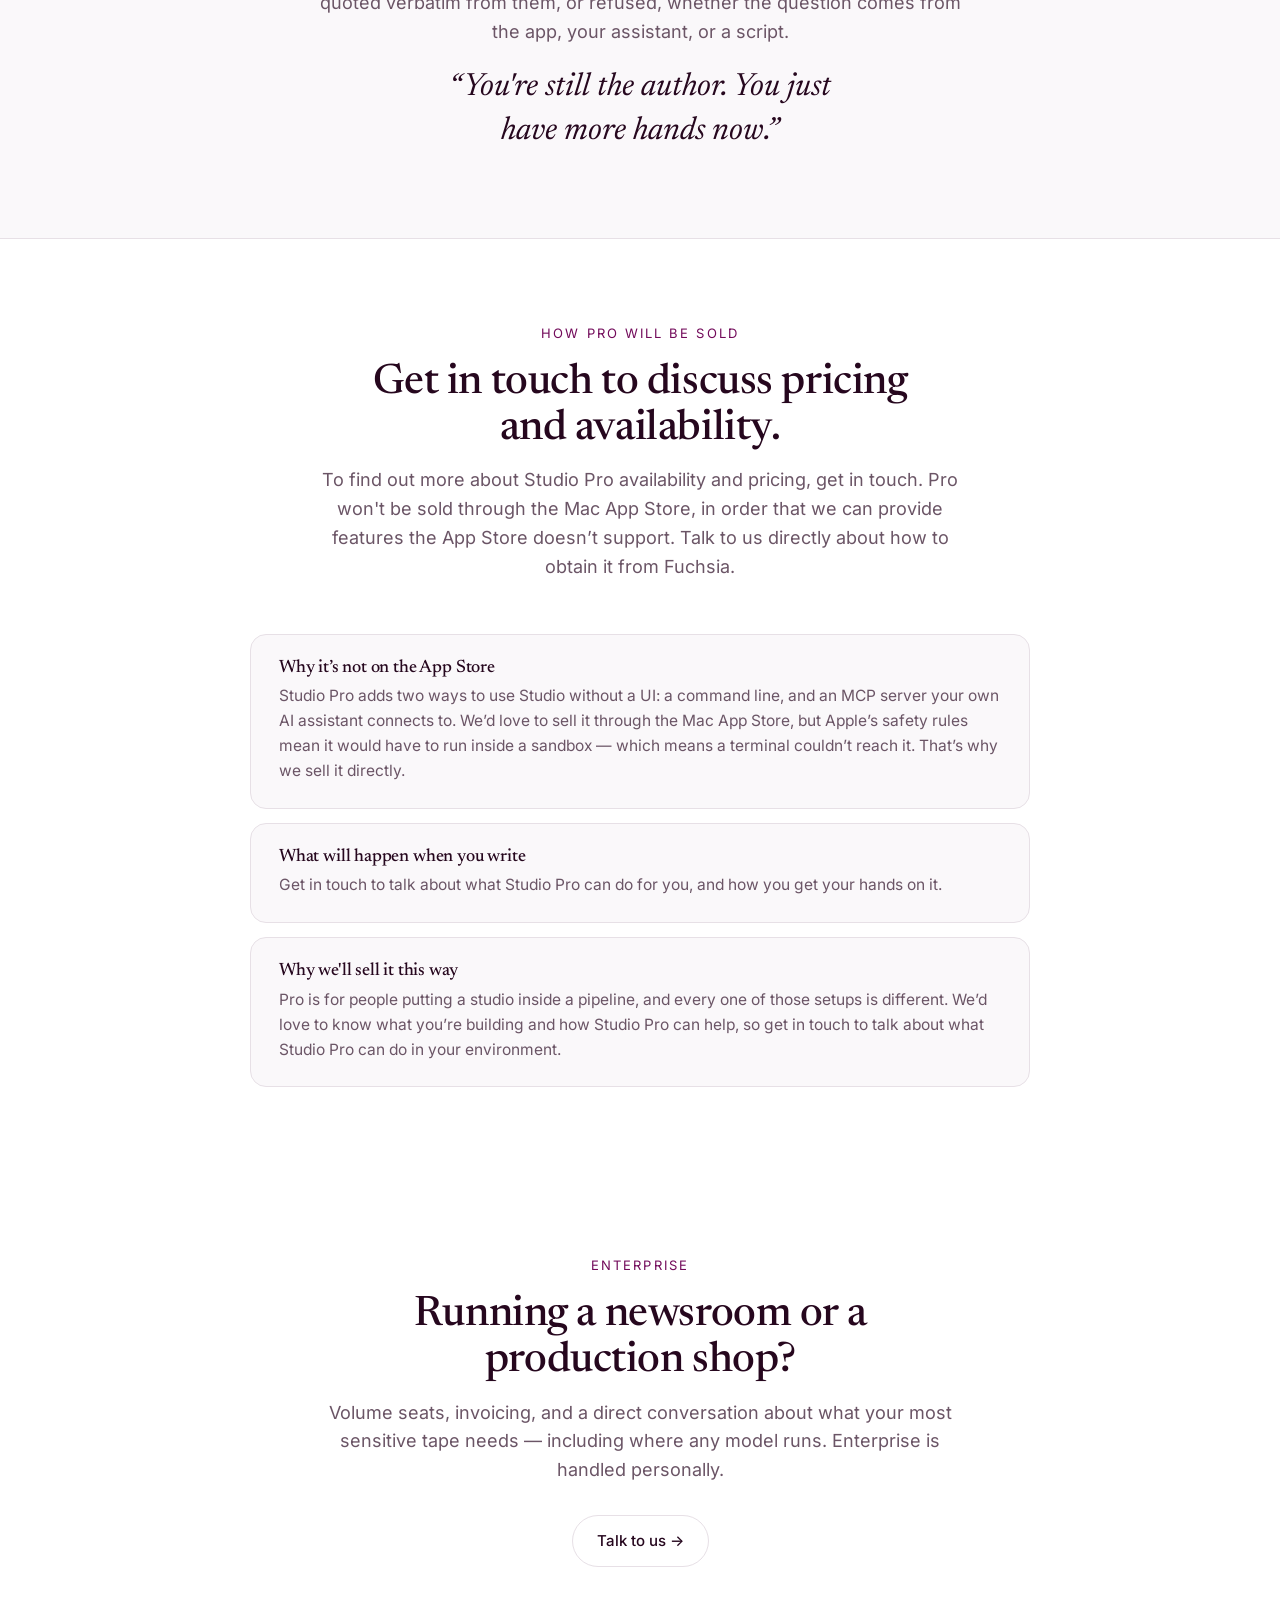
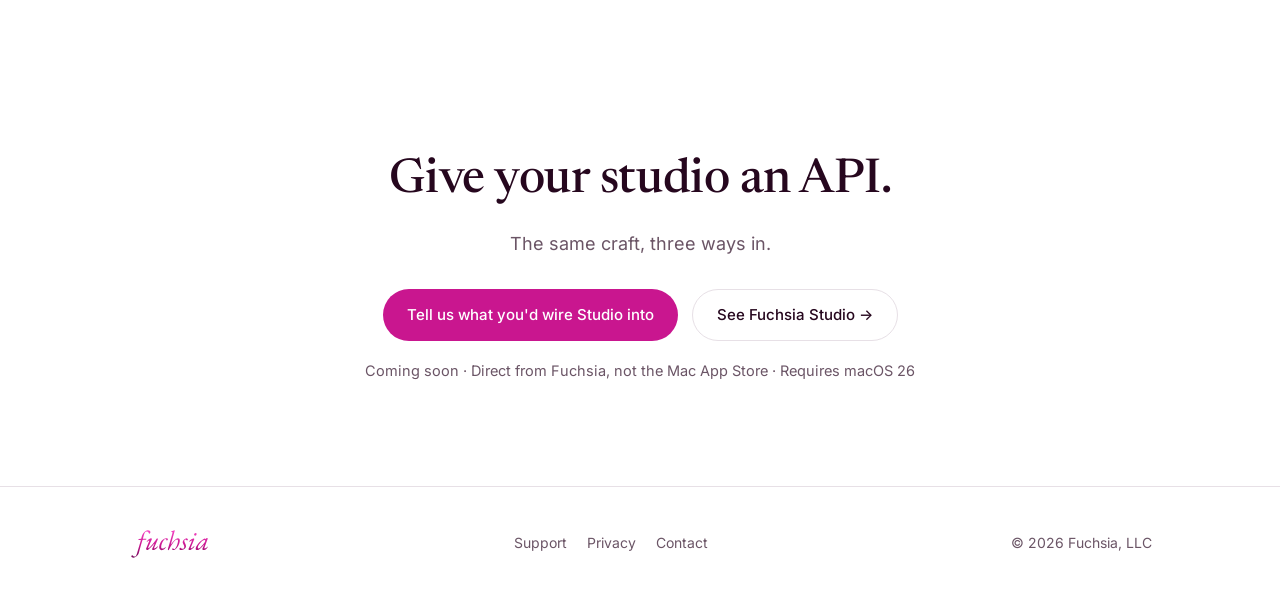
<file: pro.html>
<!DOCTYPE html>
<!--
  ============================================================================
  STUDIO PRO PAGE — Fuchsia Studio (sold direct when it ships, NOT the Mac App Store)
  Drafted from the verified copy pass (fable-copy-narrative-pass-2026-07-12.md §3).
  STATUS: pre-launch draft. Publishes with the release batch (fuchsia-website#2).
   - Pro IS NOT ON SALE. RULED 2026-08-28 (Paul): "the site should direct people
     to talk to us about pricing and availability, should not offer sale link."
     So: an invitation to GET IN TOUCH about pricing and availability is now
     correct and is what this page does. What stays forbidden is a SALE — no
     price figure for Pro, no "buy" imperative, no checkout, no purchase action
     of any kind. The distinction is conversation vs transaction.
     (This bullet previously read "no email-to-purchase CTA ... do not
     reintroduce a purchase invitation", which the ruling supersedes. It is
     corrected rather than deleted so the change is legible.)
   - Do NOT imply an instant download: no delivery timeline, no claim that a build
     is waiting behind the link, nothing about updates or a licence system.
   - The shipping build has NO Pro-gated capability inside it: library locations
     are Debug-only (fuchsia-studio#977), so this page must not say that a
     base-app capability sits behind Pro. If that flag ever ships true, this and
     help.html's "Is anything in the base app locked behind Pro?" both change.
   - Confirmed headless capability = master render (#386). No headless-transcribe
     claim is made anywhere on this page (Q7 open).
  ============================================================================
-->
<html lang="en">
<head>
<meta charset="UTF-8" />
<meta name="viewport" content="width=device-width, initial-scale=1.0" />
<title>Studio Pro — Fuchsia Studio</title>
<meta name="description" content="Fuchsia Studio Pro will be a studio you can program: drive the same studio from your own AI assistant or the command line, batch your workflow, and render broadcast-ready audio headless. On your Mac. Not available yet." />
<meta property="og:title" content="Fuchsia Studio Pro" />
<meta property="og:description" content="Everything in Fuchsia Studio, plus a control surface for professionals — your own AI, the command line, and headless render. Not available yet." />
<meta property="og:type" content="website" />
<link rel="icon" type="image/svg+xml" href="icon.svg" />
<link rel="preload" href="assets/fonts/newsreader.woff2" as="font" type="font/woff2" crossorigin />
<link rel="preload" href="assets/fonts/inter.woff2" as="font" type="font/woff2" crossorigin />
<link rel="stylesheet" href="assets/fonts.css" />
<style>
  :root{
    /* Conservatory */
    --color-ground:#FFFFFF;--color-surface:#FAF8FA;--color-hairline:#E7E0E6;
    --color-ink:#26071E;--color-ink-muted:#6B5566;--color-ink-faint:#9A8A96;
    --color-brand-bright:#F646C4;  /* petal edge — gradient art only; never set type on it */
    --color-brand:#C9168F;         /* orchid throat — primary */
    --color-brand-deep:#720A5A;    /* interior — the accent that carries type */
    --color-brand-shadow:#3D0230;  /* leaf shadow */
    --max:1080px;
  }
  *{box-sizing:border-box;margin:0;padding:0}
  html{scroll-behavior:smooth}
  body{background:var(--color-ground);color:var(--color-ink);font-family:'Inter',system-ui,-apple-system,sans-serif;line-height:1.6;-webkit-font-smoothing:antialiased;overflow-x:hidden}
  h1,h2,h3{font-family:'Newsreader',Georgia,'Times New Roman',serif;font-weight:500;line-height:1.1;letter-spacing:-.01em}
  a{color:inherit;text-decoration:none}
  .wrap{max-width:var(--max);margin:0 auto;padding:0 28px}
  header.nav{position:sticky;top:0;z-index:50;backdrop-filter:blur(14px);background:rgba(255,255,255,.8);border-bottom:1px solid var(--color-hairline)}
  .nav-inner{display:flex;align-items:center;justify-content:space-between;height:66px}
  .logo{display:flex;align-items:center;gap:10px;font-family:'Newsreader',serif;font-size:20px;font-weight:600}
  .logo-word{height:34px;width:auto;display:block}
  .studio-hero-logo{width:min(440px,76vw);height:auto;display:block;margin:0 auto 30px}
  .fmark{width:27px;height:27px;border-radius:7px;flex:none;background:linear-gradient(180deg,var(--color-brand-deep),var(--color-brand-bright) 70%);display:grid;place-items:center}
  .fmark i{font-family:'Newsreader',serif;font-style:italic;font-weight:500;color:#fff;font-size:18px;line-height:1;transform:translateY(-1px)}
  .nav-links{display:flex;gap:26px;font-size:14.5px;color:var(--color-ink-muted)}
  .nav-links a:hover{color:var(--color-ink)}
  @media(max-width:640px){.nav-links{gap:16px;font-size:13.5px}}
  .btn{display:inline-flex;align-items:center;gap:9px;background:var(--color-brand);color:#fff;padding:13px 24px;border-radius:999px;font-size:15px;font-weight:500;transition:transform .15s,box-shadow .15s}
  .btn:hover{transform:translateY(-1px);box-shadow:0 8px 24px rgba(201,22,143,.28)}
  .btn-ghost{background:transparent;border:1px solid var(--color-hairline);color:var(--color-ink)}
  .btn-ghost:hover{border-color:var(--color-brand)}

  /* hero */
  .hero{position:relative;text-align:center;padding:96px 0 80px;overflow:hidden}
  .hero .wrap{position:relative;z-index:1}
  .appicon{width:104px;height:104px;border-radius:24px;margin:0 auto 26px;background:linear-gradient(180deg,var(--color-brand-deep),var(--color-brand-bright) 70%);display:grid;place-items:center}
  .appicon i{font-family:'Newsreader',serif;font-style:italic;font-weight:500;color:#fff;font-size:68px;line-height:1;transform:translateY(-2px)}
  .hero h1{font-size:clamp(38px,6vw,68px);max-width:15ch;margin:0 auto}
  .hero p.lede{margin:24px auto 0;font-size:clamp(17px,2.1vw,21px);color:var(--color-ink-muted);max-width:54ch}
  .hero .cta-row{margin-top:36px;display:flex;gap:14px;flex-wrap:wrap;justify-content:center}
  .hero .avail{margin-top:16px;font-size:13.5px;color:var(--color-ink-muted)}

  .btn-soon{background:var(--color-surface);color:var(--color-ink-muted);border:1px solid var(--color-hairline);cursor:default}
  .btn-soon:hover{transform:none;box-shadow:none}
  .price{margin-top:18px;font-size:14.5px;color:var(--color-ink-muted)}
  .price b{color:var(--color-ink);font-weight:600}

  /* demo video */
  #demo{padding-top:8px}
  .videoframe{position:relative;max-width:940px;margin:0 auto;aspect-ratio:16/9;border:1px solid var(--color-hairline);border-radius:18px;overflow:hidden;background:var(--color-surface);box-shadow:0 18px 50px rgba(61,2,48,.07)}
  .videoframe video,.videoframe iframe{display:block;width:100%;height:100%;border:0;position:relative;z-index:1}
  .videoph{position:absolute;inset:0;display:flex;flex-direction:column;align-items:center;justify-content:center;gap:16px;z-index:2}
  .videoph .play{width:74px;height:74px;border-radius:50%;background:var(--color-brand);color:#fff;display:grid;place-items:center;font-size:24px;padding-left:5px;box-shadow:0 10px 26px rgba(201,22,143,.26)}
  .videoph .vlabel{color:var(--color-ink-muted);font-size:13px;letter-spacing:.04em}

  section{padding:84px 0}
  .kicker{font-size:13px;letter-spacing:.16em;text-transform:uppercase;color:var(--color-brand-deep);margin-bottom:16px;text-align:center}
  .sec-h2{font-size:clamp(28px,4vw,42px);text-align:center;max-width:22ch;margin:0 auto 14px}
  .sec-sub{text-align:center;color:var(--color-ink-muted);font-size:18px;max-width:60ch;margin:0 auto}

  .features{display:grid;grid-template-columns:repeat(2,1fr);gap:22px;margin-top:54px}
  .feat{background:var(--color-surface);border:1px solid var(--color-hairline);border-radius:18px;padding:32px;transition:border-color .2s,transform .2s}
  .feat:hover{border-color:var(--color-brand);transform:translateY(-3px)}
  .feat h3{font-size:21px;margin-bottom:10px}
  .feat p{color:var(--color-ink-muted);font-size:15.5px}
  @media(max-width:760px){.features{grid-template-columns:1fr}}

  .who{background:var(--color-surface);border-top:1px solid var(--color-hairline);border-bottom:1px solid var(--color-hairline);text-align:center}
  .who blockquote{font-family:'Newsreader',Georgia,serif;font-style:italic;font-size:clamp(22px,3.4vw,32px);line-height:1.4;max-width:24ch;margin:18px auto 0;color:var(--color-ink)}

  .closer{text-align:center;padding:104px 0}
  .closer h2{font-size:clamp(30px,4.6vw,48px);max-width:18ch;margin:0 auto 22px}

  footer{border-top:1px solid var(--color-hairline);padding:40px 0;color:var(--color-ink-muted);font-size:14px}
  .foot-inner{display:flex;justify-content:space-between;align-items:center;flex-wrap:wrap;gap:16px}
  .foot-links{display:flex;gap:20px}
  .foot-links a:hover{color:var(--color-ink)}
</style>
<!-- Page-specific patterns for Studio Pro — uses the shared CSS variables only. -->
<style>
  .three-cols{grid-template-columns:repeat(3,1fr)}
  @media(max-width:900px){.three-cols{grid-template-columns:1fr}}
  .feat .lead{display:block;font-size:12.5px;letter-spacing:.14em;text-transform:uppercase;color:var(--color-brand-deep);margin-bottom:12px}
  .unlocks{max-width:780px;margin:52px auto 0;display:grid;gap:14px;text-align:left}
  .unlock{background:var(--color-surface);border:1px solid var(--color-hairline);border-radius:16px;padding:24px 28px;transition:border-color .2s}
  .unlock:hover{border-color:var(--color-brand)}
  .unlock h3{font-size:18px;margin-bottom:6px}
  .unlock p{color:var(--color-ink-muted);font-size:15.5px}
  @media(max-width:640px){.unlock{padding:20px 22px}}
  .pro-band{background:var(--color-surface);border-top:1px solid var(--color-hairline);border-bottom:1px solid var(--color-hairline);text-align:center}
  .enterprise{text-align:center}
  .enterprise .cta-row{margin-top:30px;display:flex;justify-content:center}
</style>
</head>
<body>

<header class="nav">
  <div class="wrap nav-inner">
    <a class="logo" href="index.html"><img class="logo-word" src="assets/fuchsia-wordmark-gradient.svg" alt="Fuchsia"></a>
    <nav class="nav-links">
      <a href="studio.html">Fuchsia Studio</a>
      <a href="help.html">How it works</a>
      <a href="pro.html">Pro</a>
      <a href="support.html">Support</a>
      <a href="privacy.html">Privacy</a>
    </nav>
  </div>
</header>

<section class="hero">
  <div class="wrap">
    <div class="kicker">Fuchsia Studio Pro</div>
    <h1>A studio you can program.</h1>
    <p class="lede">Everything in Fuchsia Studio, plus two more ways to drive it. Connect the studio to the AI app you already use, or work it from the command line — script it, batch it, wire it into your pipeline. The same studio, three ways in.</p>
    <div class="cta-row">
      <span class="btn btn-soon">Studio Pro isn't available yet</span>
      <a class="btn btn-ghost" href="#buying">How Pro will be sold</a>
    </div>
    <div class="price">Fuchsia Studio itself is free for 14 days, then <b>$129 or equivalent</b> once on the Mac App Store</div>
    <div class="avail">When Pro is ready it will be sold direct by Fuchsia, not through the Mac App Store · Requires macOS 26</div>
  </div>
</section>

<section>
  <div class="wrap">
    <div class="kicker">Three ways in, one studio</div>
    <h2 class="sec-h2">The app. Your AI. Your terminal.</h2>
    <p class="sec-sub">Fuchsia Studio Pro opens the same studio to three ways of working — and when they are pointed at the same store they are one project: the same tape, the same clips, the same running order, whichever way you come in. Assemble by hand in the morning, ask your assistant to find something in the afternoon, let a script run overnight — it's one piece of work you keep coming back to, not three copies that drift apart.</p>
    <div class="features three-cols">
      <div class="feat">
        <span class="lead">In the app</span>
        <h3>The full studio</h3>
        <p>The complete Fuchsia Studio, exactly as it ships — the whole craft, from a folder of tape to the finished audio.</p>
      </div>
      <div class="feat">
        <span class="lead">From your own AI · MCP</span>
        <h3>Put your assistant to work</h3>
        <p>Connect Studio to an AI assistant app you already use — any assistant that can launch a local MCP server over stdio, the open standard for this — and put it to work on your tape: find the moments, propose the cuts, read back what a Reading already found. What Studio hands your assistant is quoted verbatim from your tape, or refused. What your assistant then writes around those quotes is its own, and no mechanism of ours polices it.</p>
      </div>
      <div class="feat">
        <span class="lead">From the command line · CLI</span>
        <h3>Script it and batch it</h3>
        <p>Script the parts of the work that repeat, and batch them to run unattended. Finish the same way: export a finished, loudness-targeted file — WAV, AIFF, AAC, Apple Lossless, FLAC or MP3 — with no app window open. Headless, repeatable, CI-friendly. If your tape came in at mixed sample rates, it renders transparently anyway.</p>
      </div>
    </div>
  </div>
</section>

<section>
  <div class="wrap">
    <div class="kicker">What that unlocks</div>
    <h2 class="sec-h2">Stop doing by hand what a machine should do.</h2>
    <p class="sec-sub">The point of a control surface isn't novelty — it's giving the repeatable work back to the machine so your hands are free for the story.</p>
    <div class="unlocks">
      <div class="unlock">
        <h3>Batch the repetitive parts</h3>
        <p>Queue the work that repeats — overnight or on a schedule — and let it run unattended while you're away from the desk.</p>
      </div>
      <div class="unlock">
        <h3>Finish headless</h3>
        <p>Render a finished, loudness-targeted file — WAV, AIFF, AAC, Apple Lossless, FLAC or MP3 — from a script or a CI job, no window open. Off-rate and mixed-rate tape renders transparently on the way out.</p>
      </div>
      <div class="unlock">
        <h3>Build repeatable pipelines</h3>
        <p>The same steps, every story, every reporter, every time — scripted once, run forever.</p>
      </div>
      <div class="unlock">
        <h3>Bring your own AI workflow</h3>
        <p>You already live in your AI assistant; now your studio is something it can actually operate — on your key, under your rules, grounded in your tape.</p>
      </div>
      <div class="unlock">
        <h3>Scale across the desk</h3>
        <p>More than one producer? Seats for a team will be arranged the way everything else about Pro is — directly, in conversation with us.</p>
      </div>
    </div>
  </div>
</section>

<section class="who pro-band">
  <div class="wrap">
    <div class="kicker">Still honest. Still yours.</div>
    <h2 class="sec-h2">Automation doesn't mean handing over the wheel.</h2>
    <p class="sec-sub">When the AI works, it works on your own key and your own account, sending only text — never your raw audio. The grounding travels with the tape, not the interface: what Studio hands back about your recordings is quoted verbatim from them, or refused, whether the question comes from the app, your assistant, or a script.</p>
    <blockquote>“You're still the author. You just have more hands now.”</blockquote>
  </div>
</section>

<section id="buying">
  <div class="wrap">
    <div class="kicker">How Pro will be sold</div>
    <h2 class="sec-h2">Get in touch to discuss pricing and availability.</h2>
    <p class="sec-sub">To find out more about Studio Pro availability and pricing, get in touch. Pro won't be sold through the Mac App Store, in order that we can provide features the App Store doesn&rsquo;t support. Talk to us directly about how to obtain it from Fuchsia.</p>
    <div class="unlocks">
      <div class="unlock">
        <h3>Why it&rsquo;s not on the App Store</h3>
        <p>Studio Pro adds two ways to use Studio without a UI: a command line, and an MCP server your own AI assistant connects to. We&rsquo;d love to sell it through the Mac App Store, but Apple&rsquo;s safety rules mean it would have to run inside a sandbox &mdash; which means a terminal couldn&rsquo;t reach it. That&rsquo;s why we sell it directly.</p>
      </div>
      <div class="unlock">
        <h3>What will happen when you write</h3>
        <p>Get in touch to talk about what Studio Pro can do for you, and how you get your hands on it.</p>
      </div>
      <div class="unlock">
        <h3>Why we'll sell it this way</h3>
        <p>Pro is for people putting a studio inside a pipeline, and every one of those setups is different. We&rsquo;d love to know what you&rsquo;re building and how Studio Pro can help, so get in touch to talk about what Studio Pro can do in your environment.</p>
      </div>
    </div>
  </div>
</section>

<section class="enterprise">
  <div class="wrap">
    <div class="kicker">Enterprise</div>
    <h2 class="sec-h2">Running a newsroom or a production shop?</h2>
    <p class="sec-sub">Volume seats, invoicing, and a direct conversation about what your most sensitive tape needs — including where any model runs. Enterprise is handled personally.</p>
    <div class="cta-row">
      <a class="btn btn-ghost" href="mailto:support@fuchsiaprojects.com?subject=Fuchsia%20Studio%20Pro%20—%20Enterprise">Talk to us →</a>
    </div>
  </div>
</section>

<section class="closer">
  <div class="wrap">
    <h2>Give your studio an API.</h2>
    <p class="sec-sub">The same craft, three ways in.</p>
    <div class="cta-row" style="margin-top:30px;display:flex;gap:14px;justify-content:center;flex-wrap:wrap">
      <a class="btn" href="mailto:support@fuchsiaprojects.com?subject=Fuchsia%20Studio%20Pro">Tell us what you'd wire Studio into</a>
      <a class="btn btn-ghost" href="studio.html">See Fuchsia Studio &#8594;</a>
    </div>
    <div class="price">Coming soon &middot; Direct from Fuchsia, not the Mac App Store &middot; Requires macOS 26</div>
  </div>
</section>

<footer>
  <div class="wrap foot-inner">
    <a class="logo" href="index.html"><img class="logo-word" src="assets/fuchsia-wordmark-gradient.svg" alt="Fuchsia"></a>
    <div class="foot-links">
      <a href="support.html">Support</a>
      <a href="privacy.html">Privacy</a>
      <a href="mailto:support@fuchsiaprojects.com">Contact</a>
    </div>
    <span>© 2026 Fuchsia, LLC</span>
  </div>
</footer>

</body>
</html>
</file>
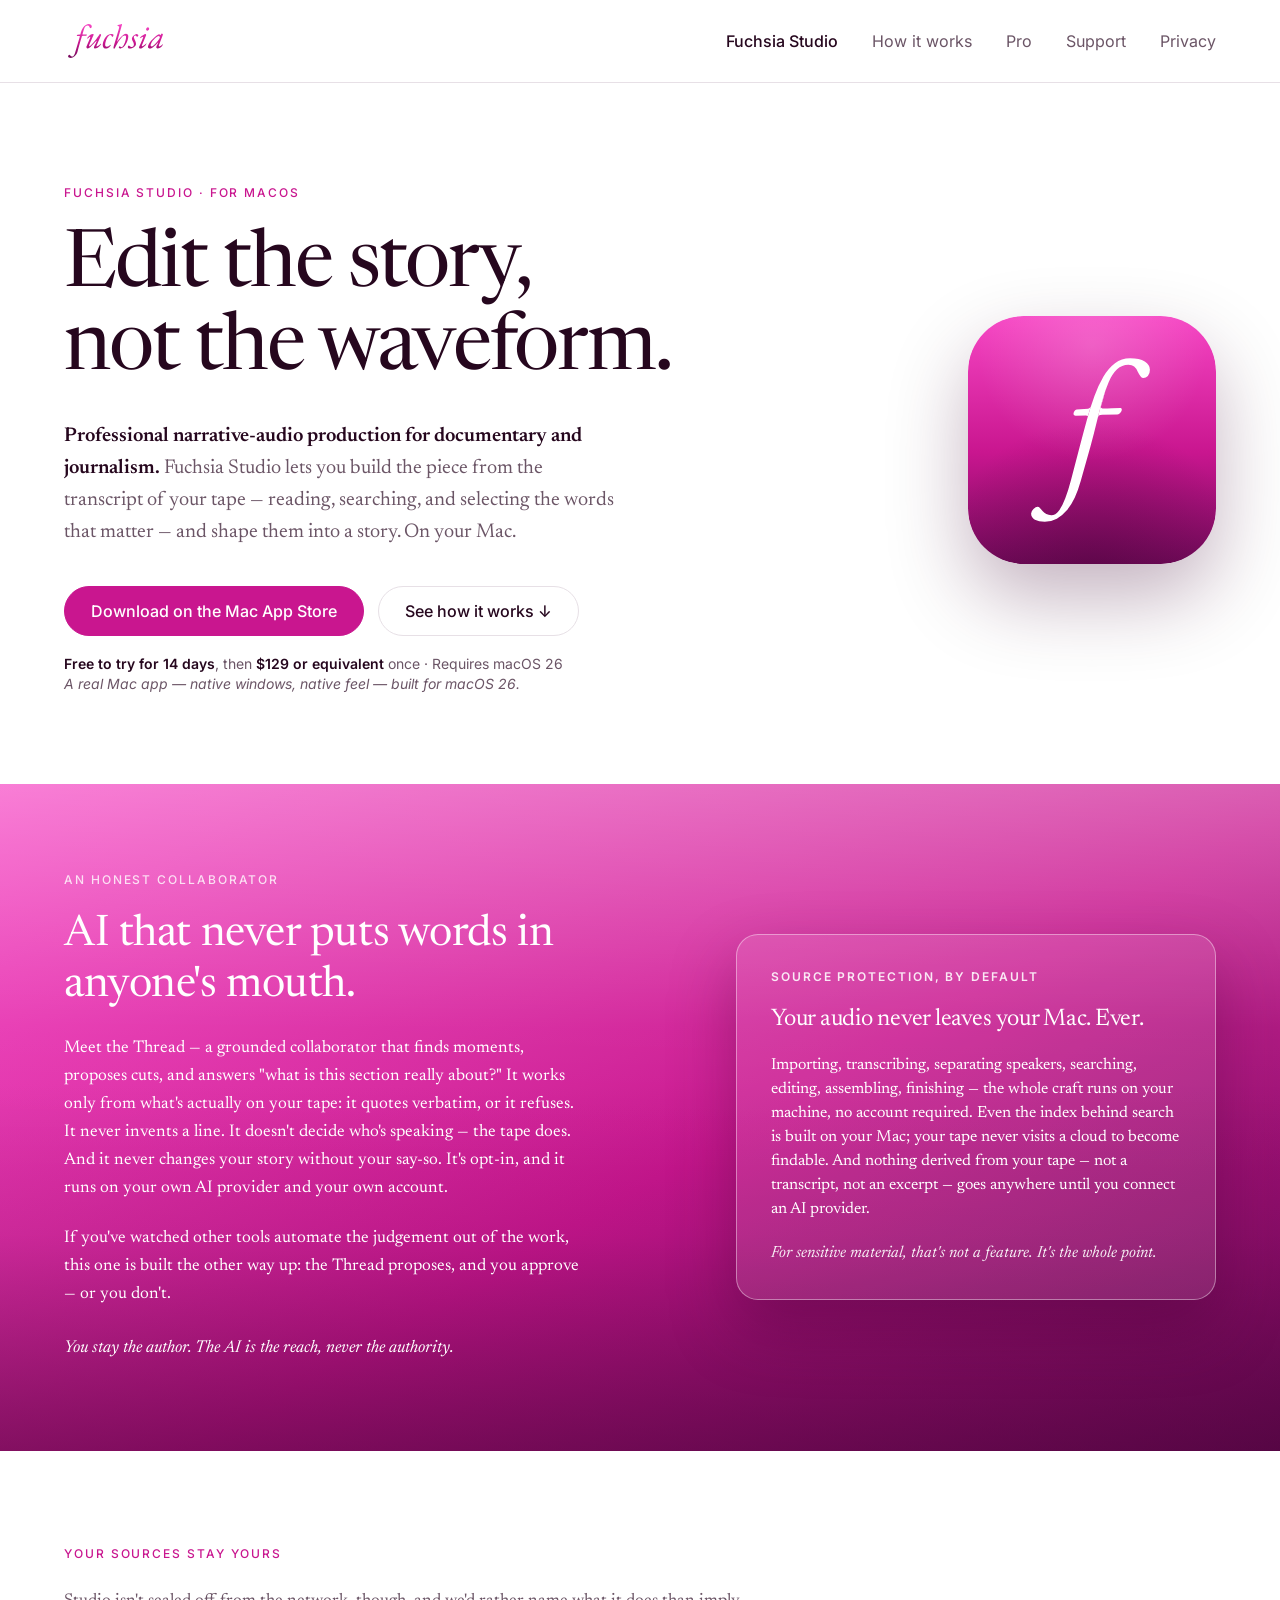
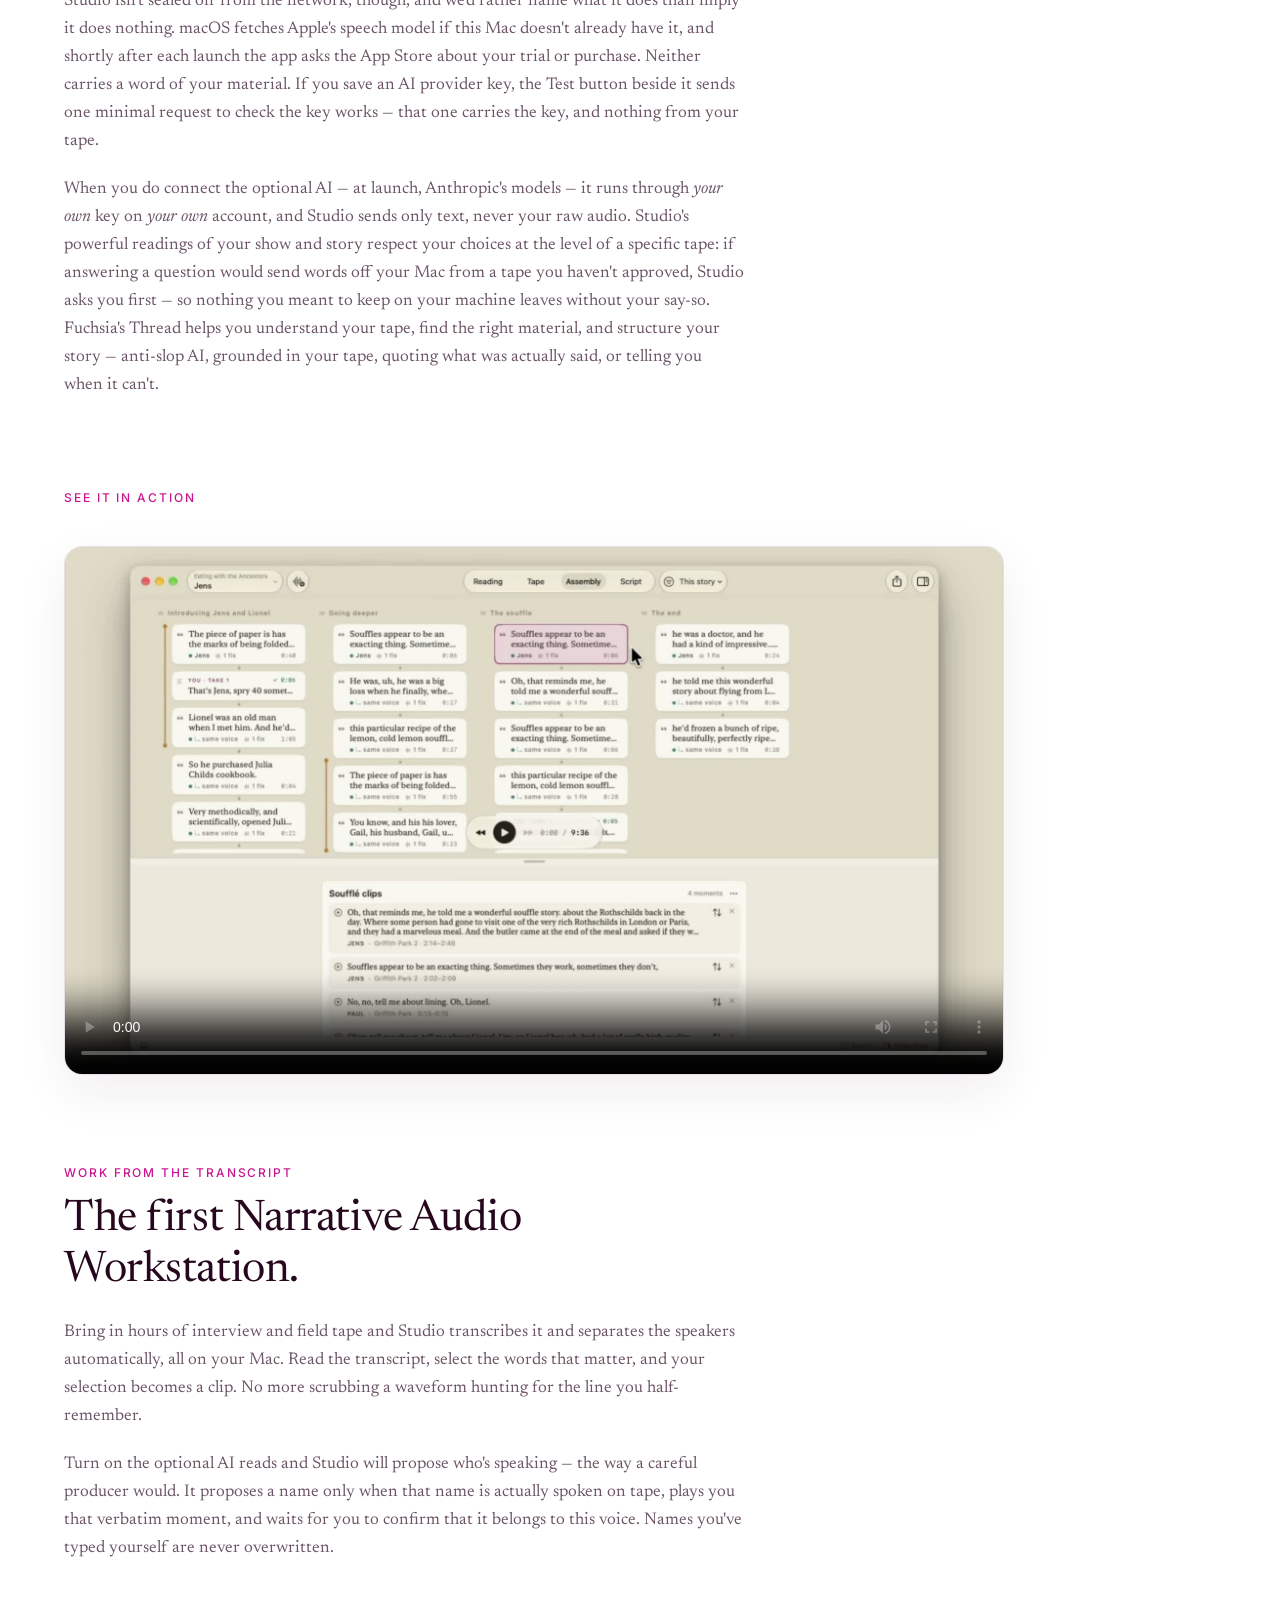
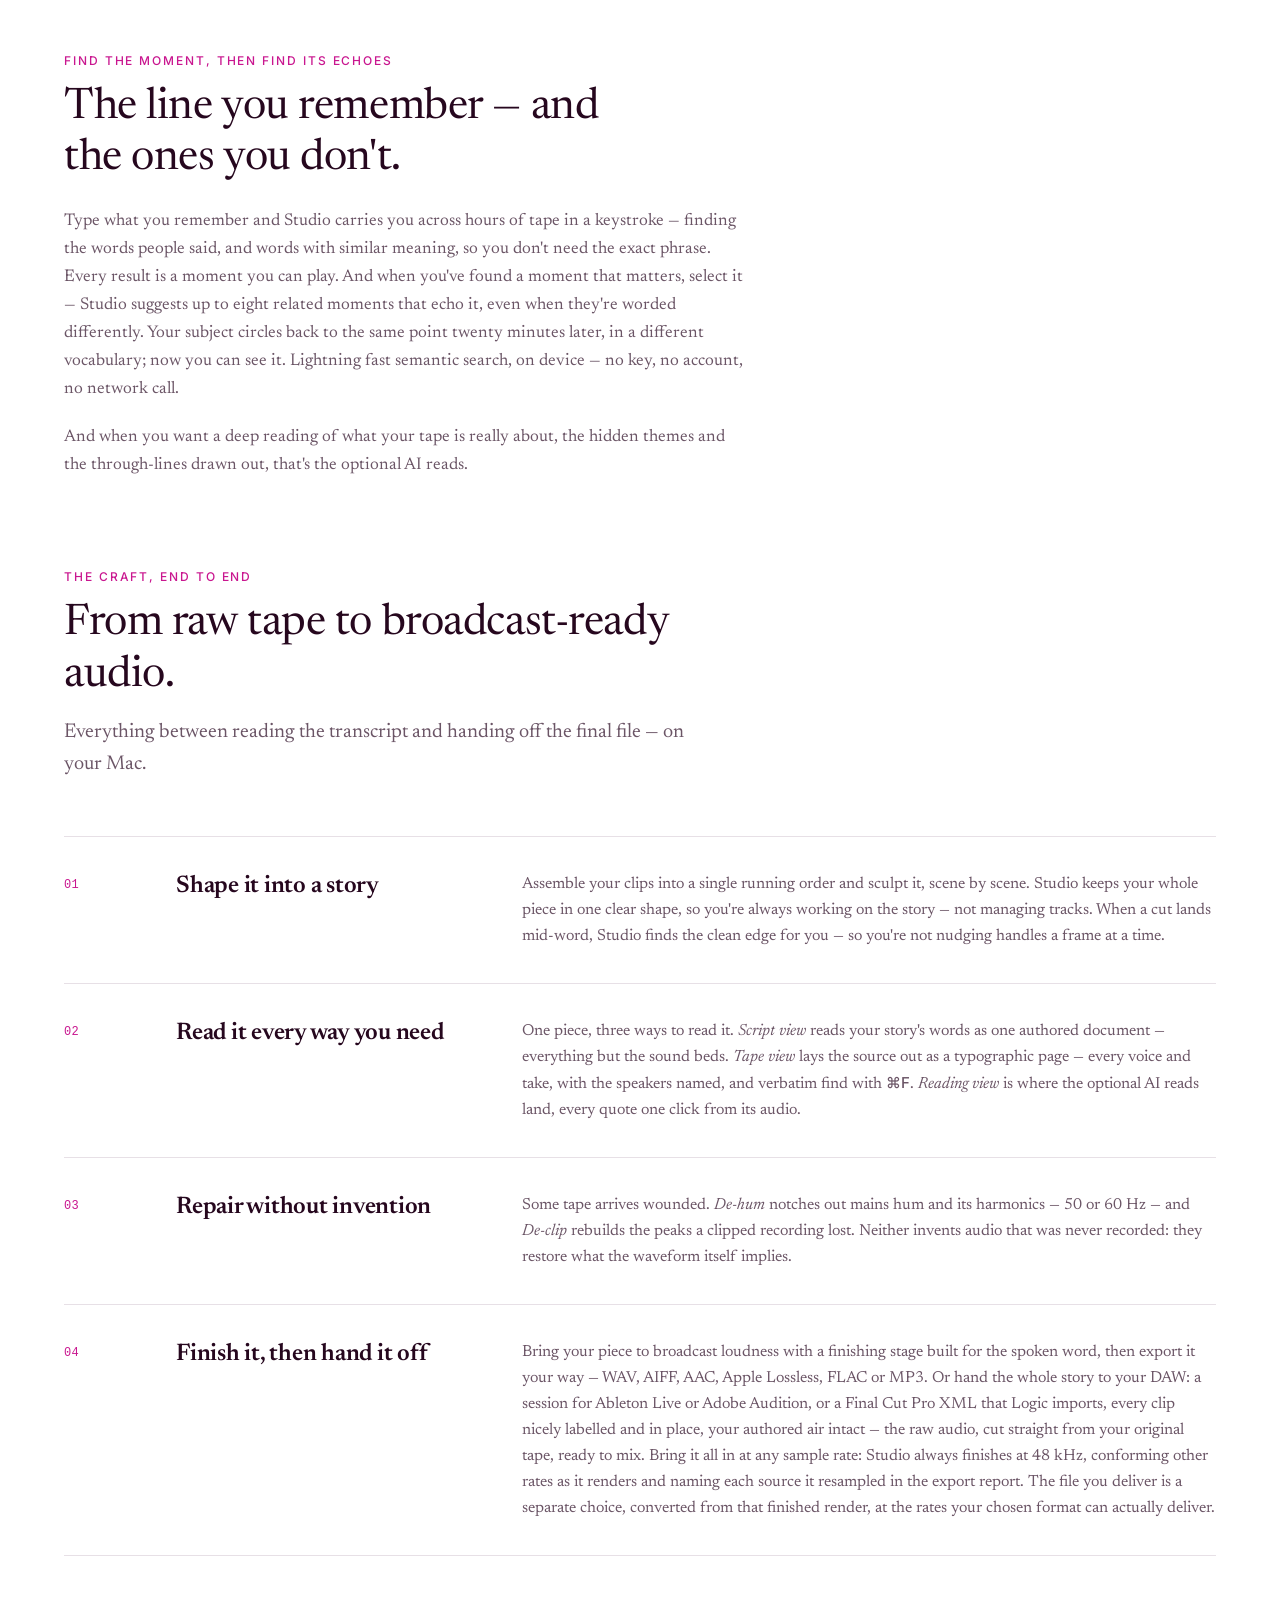
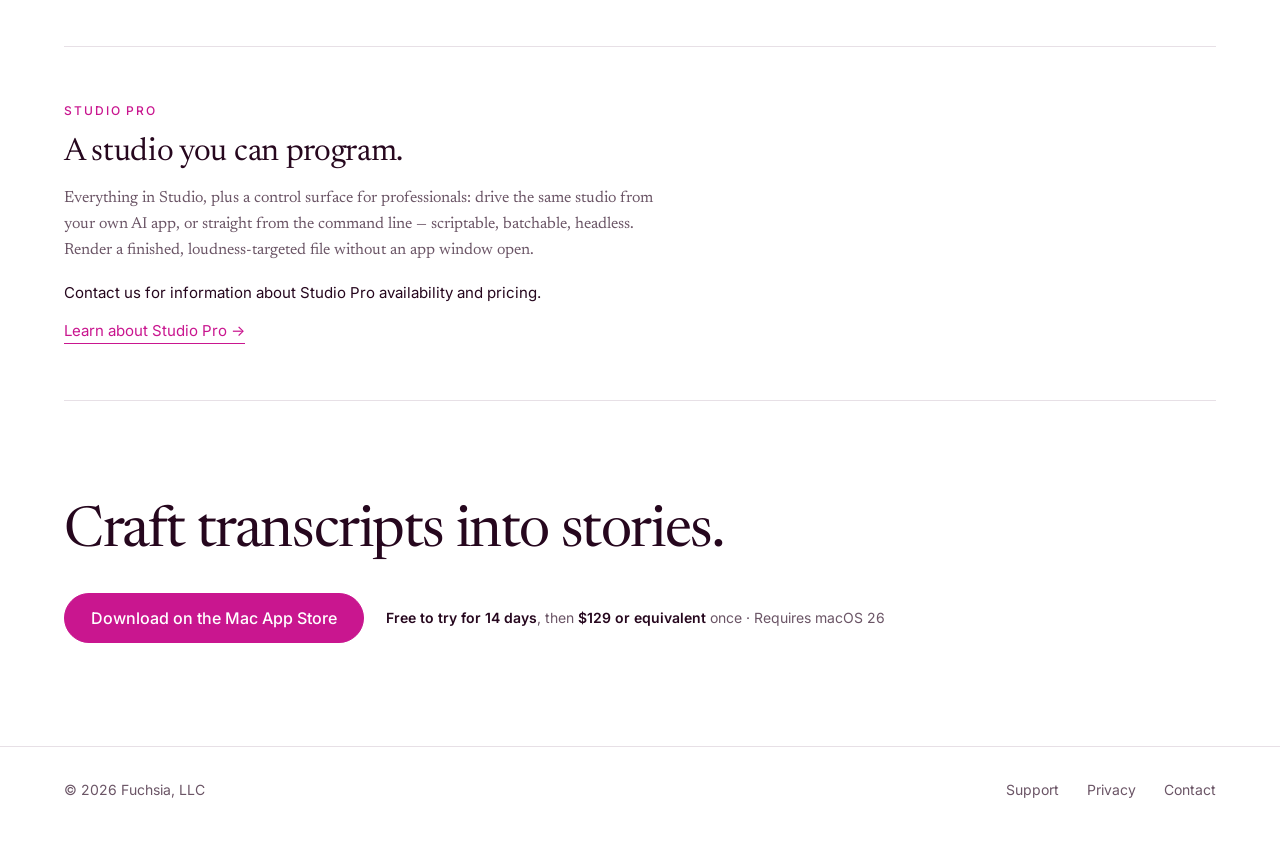
<file: studio.html>
<!DOCTYPE html>
<html lang="en">
<head>
<meta charset="UTF-8">
<meta name="viewport" content="width=device-width, initial-scale=1.0">
<title>Fuchsia Studio — Edit the story, not the waveform</title>
<meta name="description" content="Fuchsia Studio is a professional macOS studio for narrative audio. Build documentary and journalism from the transcript of your tape — read, search, and select the words that matter, on your Mac.">
<meta property="og:title" content="Fuchsia Studio">
<meta property="og:description" content="Edit the story, not the waveform. Professional narrative-audio production for documentary and journalism — build the piece from the transcript of your tape, on your Mac.">
<meta property="og:type" content="website">
<link rel="icon" type="image/svg+xml" href="icon.svg">
<link rel="preload" href="assets/fonts/newsreader.woff2" as="font" type="font/woff2" crossorigin>
<link rel="preload" href="assets/fonts/inter.woff2" as="font" type="font/woff2" crossorigin>
<link rel="stylesheet" href="assets/fonts.css">
<style>
  :root{
    /* Conservatory */
    --color-ground:#FFFFFF;
    --color-surface:#FAF8FA;
    --color-surface-sunk:#F3EFF3;
    --color-hairline:#E7E0E6;
    --color-ink:#26071E;
    --color-ink-muted:#6B5566;
    --color-ink-faint:#9A8A96;
    --color-brand-bright:#F646C4;
    --color-brand:#C9168F;
    --color-brand-deep:#720A5A;
    --color-brand-shadow:#3D0230;

    --font-display:'Newsreader',Georgia,'Times New Roman',serif;
    --font-body:'Newsreader',Georgia,'Times New Roman',serif;
    --font-ui:'Inter',system-ui,-apple-system,'Helvetica Neue',sans-serif;
    --font-mono:ui-monospace,SFMono-Regular,'SF Mono',Menlo,Consolas,monospace;

    --tracking-display:-0.025em;
    --tracking-tight:-0.01em;
    --tracking-caps:0.16em;

    --radius-md:14px;
    --radius-lg:22px;
    --radius-xl:34px;
    --radius-full:999px;

    --lane:1440px;
    --gutter:clamp(20px,5vw,72px);
  }

  *{box-sizing:border-box;margin:0;padding:0}
  html{scroll-behavior:smooth;-webkit-text-size-adjust:100%}
  body{
    background:var(--color-ground);
    color:var(--color-ink);
    font-family:var(--font-ui);
    font-size:16px;
    line-height:1.6;
    -webkit-font-smoothing:antialiased;
    -moz-osx-font-smoothing:grayscale;
    overflow-x:hidden;
  }
  a{color:inherit;text-decoration:none}
  img,svg{max-width:100%;display:block}
  h1,h2,h3{font-family:var(--font-display);font-weight:400;letter-spacing:var(--tracking-tight)}
  em{font-style:italic}
  :focus-visible{outline:2px solid var(--color-brand);outline-offset:3px;border-radius:4px}

  .lane{width:100%;max-width:var(--lane);margin:0 auto;padding-inline:var(--gutter)}

  /* ── labels, headings, prose ─────────────────────────────────── */
  .kicker{
    font-family:var(--font-ui);font-size:12px;line-height:16px;font-weight:500;
    letter-spacing:var(--tracking-caps);text-transform:uppercase;color:var(--color-brand);
  }
  .kicker-on-brand{color:rgba(255,255,255,.8)}
  .h-hero{font-size:clamp(40px,6.2vw,84px);line-height:1.04;letter-spacing:var(--tracking-display)}
  .h-xl{font-size:clamp(31px,4.4vw,60px);line-height:1.07;letter-spacing:var(--tracking-display)}
  .h-lg{font-size:clamp(28px,3.4vw,44px);line-height:1.18}
  .h-md{font-size:clamp(25px,2.6vw,32px);line-height:1.19}
  .lede{font-family:var(--font-body);font-size:clamp(18px,1.6vw,20px);line-height:1.6;color:var(--color-ink-muted)}
  .lede strong{color:var(--color-ink);font-weight:600}
  .prose{font-family:var(--font-body);font-size:17px;line-height:28px}
  .prose-quiet{color:var(--color-ink-muted)}
  .measure{max-width:68ch}
  /* the ⌘ and the ▸ are carried by Inter only — see assets/fonts/README.md */
  kbd{font-family:var(--font-ui);font-size:.94em;font-weight:500;letter-spacing:.01em}

  /* ── buttons ─────────────────────────────────────────────────── */
  .btn{
    display:inline-flex;align-items:center;justify-content:center;
    font-family:var(--font-ui);font-size:16px;line-height:20px;font-weight:500;
    padding:14px 26px;border-radius:var(--radius-full);
    background:var(--color-brand);color:#fff;border:1px solid var(--color-brand);
    transition:transform .15s ease,box-shadow .15s ease;
  }
  .btn:hover{transform:translateY(-1px);box-shadow:0 8px 24px rgba(201,22,143,.28)}
  .btn-ghost{background:transparent;color:var(--color-ink);border-color:var(--color-hairline)}
  .btn-ghost:hover{border-color:var(--color-brand);box-shadow:none}
  .btn-soon{background:var(--color-surface);color:var(--color-ink-muted);border-color:var(--color-hairline);cursor:default}
  .btn-soon:hover{transform:none;box-shadow:none}
  .cta-row{display:flex;align-items:center;gap:14px;flex-wrap:wrap}

  /* ── nav ─────────────────────────────────────────────────────── */
  .nav{
    position:sticky;top:0;z-index:50;
    background:rgba(255,255,255,.86);backdrop-filter:blur(14px);
    border-bottom:1px solid var(--color-hairline);
  }
  .nav-inner{
    display:flex;align-items:center;justify-content:space-between;
    gap:12px 40px;flex-wrap:wrap;padding-block:20px;
  }
  .wordmark{height:42px;width:auto}
  .nav-links{display:flex;align-items:center;gap:10px 34px;flex-wrap:wrap}
  .nav-links a{font-family:var(--font-ui);font-size:16px;line-height:20px;color:var(--color-ink-muted)}
  .nav-links a[aria-current="page"]{color:var(--color-ink);font-weight:500}
  .nav-links a:hover{color:var(--color-ink)}
  @media(max-width:900px){
    .nav-inner{padding-block:14px}
    .nav-links{gap:8px 20px}
    .nav-links a{font-size:15px}
    .wordmark{height:34px}
  }
  @media(max-width:640px){.nav{position:static}}
  @media(max-width:420px){
    .nav-links{gap:8px 16px}
    .nav-links a{font-size:14px}
    .wordmark{height:28px}
  }

  /* ── hero ────────────────────────────────────────────────────── */
  .hero{
    display:grid;grid-template-columns:minmax(0,1fr) 248px;gap:88px;align-items:center;
    padding-block:clamp(56px,8vw,112px) clamp(56px,7vw,104px);
  }
  .hero .kicker{display:block;margin-bottom:26px}
  .hero h1{margin-bottom:28px}
  .hero .lede{max-width:560px;margin-bottom:38px}
  .hero .cta-row{margin-bottom:18px}
  .appicon{
    width:248px;height:248px;border-radius:56px;
    box-shadow:0 34px 80px rgba(61,2,48,.30);
  }
  .meta{font-family:var(--font-ui);font-size:14px;line-height:20px;color:var(--color-ink-muted)}
  .meta b{color:var(--color-ink);font-weight:600}
  .meta em{display:block}
  @media(max-width:980px){
    .hero{grid-template-columns:1fr;gap:40px;justify-items:start}
    .hero .appicon{order:-1;width:132px;height:132px;border-radius:30px;box-shadow:0 18px 44px rgba(61,2,48,.28)}
  }

  /* ── gradient band ───────────────────────────────────────────── */
  .band{position:relative;overflow:hidden;color:#fff;isolation:isolate}
  .band{background:linear-gradient(150deg,#F646C4 0%,#C9168F 55%,#720A5A 100%)}
  @supports (background:linear-gradient(in oklab,red,blue)){
    .band{background:linear-gradient(in oklab 150deg,#F646C4 0%,#C9168F 55%,#720A5A 100%)}
  }
  .band::before,.band::after{content:"";position:absolute;left:0;width:100%;pointer-events:none;z-index:-1}
  .band::before{
    top:0;height:540px;
    background:linear-gradient(180deg,rgba(255,255,255,.30) 0%,rgba(255,255,255,.04) 45%,rgba(255,255,255,0) 72%);
  }
  .band::after{
    bottom:0;height:540px;
    background:linear-gradient(0deg,rgba(61,2,48,.52) 0%,rgba(61,2,48,.10) 40%,rgba(61,2,48,0) 68%);
  }
  .band-inner{
    display:grid;grid-template-columns:minmax(0,1fr) 480px;gap:72px;align-items:center;
    padding-block:clamp(56px,7vw,88px);
  }
  .band-text{display:flex;flex-direction:column;gap:22px;max-width:520px}
  .band-text h2{color:#fff}
  .band-text p{font-family:var(--font-body);font-size:17px;line-height:28px;color:#fff}
  .pull{
    font-family:var(--font-display);font-style:italic;font-weight:400;
    font-size:clamp(19px,1.7vw,20px);line-height:30px;color:#fff;padding-top:4px;
  }
  .note{
    background:rgba(255,255,255,.10);border:1px solid rgba(255,255,255,.40);
    border-radius:var(--radius-lg);box-shadow:0 28px 64px rgba(61,2,48,.34);
    padding:34px;display:flex;flex-direction:column;gap:18px;
  }
  .note-label{
    font-family:var(--font-ui);font-size:12px;line-height:16px;font-weight:600;
    letter-spacing:var(--tracking-caps);text-transform:uppercase;color:rgba(255,255,255,.88);
  }
  .note h3{font-size:24px;line-height:32px;color:#fff;font-weight:400}
  .note p{font-family:var(--font-body);font-size:16px;line-height:24px;color:#fff}
  .note .pull{font-size:16px;line-height:24px;padding-top:2px;color:rgba(255,255,255,.92)}
  @media(max-width:1060px){
    .band-inner{grid-template-columns:1fr;gap:40px}
    .note{max-width:560px}
  }

  /* ── generic section ─────────────────────────────────────────── */
  .section{padding-block:clamp(56px,7vw,96px)}
  .section-head{display:flex;flex-direction:column;gap:14px;max-width:640px}
  .stack{display:flex;flex-direction:column;gap:20px}

  /* ── numbered rows ───────────────────────────────────────────── */
  .rows{display:flex;flex-direction:column;border-top:1px solid var(--color-hairline);margin-top:56px}
  .row{
    display:grid;grid-template-columns:56px 290px minmax(0,1fr);gap:56px;align-items:start;
    padding-block:34px;border-bottom:1px solid var(--color-hairline);
  }
  .row-num{
    font-family:var(--font-mono);font-size:12px;line-height:16px;color:var(--color-brand);
    padding-top:6px;letter-spacing:.02em;
  }
  .row-title{font-family:var(--font-display);font-size:24px;line-height:30px;font-weight:600;color:var(--color-ink)}
  .row-body{font-family:var(--font-body);font-size:16px;line-height:26px;color:var(--color-ink-muted)}
  @media(max-width:960px){
    .row{grid-template-columns:44px minmax(0,1fr);gap:14px 22px}
    .row-title,.row-body{grid-column:2}
  }

  /* ── demo frame ──────────────────────────────────────────────── */
  /* The frame carries NO aspect-ratio of its own: it takes the film's shape. The
     <video>'s width/height attributes reserve the right box before a byte of media
     loads, so a recut in another shape needs no change here — and no cut is ever
     pillarboxed or letterboxed inside a ratio the page picked for it. */
  .videoframe{
    position:relative;margin-top:40px;max-width:940px;
    border:1px solid var(--color-hairline);border-radius:18px;overflow:hidden;
    background:var(--color-surface);box-shadow:0 18px 50px rgba(61,2,48,.07);
  }
  .videoframe video{display:block;width:100%;height:auto}
  .videoframe iframe{display:block;width:100%;aspect-ratio:16/9;border:0}

  /* ── Studio Pro note ─────────────────────────────────────────── */
  .pro-note{
    border-top:1px solid var(--color-hairline);border-bottom:1px solid var(--color-hairline);
    display:flex;flex-direction:column;gap:14px;padding-block:clamp(40px,4.5vw,56px);
  }
  .pro-status{font-family:var(--font-ui);font-size:15px;line-height:24px;color:var(--color-ink);margin-top:4px}
  .pro-link{
    font-family:var(--font-ui);font-size:15px;line-height:24px;color:var(--color-brand);
    border-bottom:1px solid currentColor;align-self:flex-start;
  }
  .pro-link:hover{color:var(--color-brand-deep)}

  /* ── closer ──────────────────────────────────────────────────── */
  .closer{
    padding-block:clamp(64px,8vw,104px);display:flex;flex-direction:column;
    gap:30px;align-items:flex-start;
  }
  .closer .cta-row{align-items:center;gap:14px 22px}

  /* ── footer ──────────────────────────────────────────────────── */
  .footer{border-top:1px solid var(--color-hairline)}
  .footer-inner{
    display:flex;align-items:center;justify-content:space-between;gap:14px 48px;flex-wrap:wrap;
    padding-block:34px 44px;font-family:var(--font-ui);font-size:14px;line-height:18px;color:var(--color-ink-muted);
  }
  .footer-links{display:flex;gap:12px 28px;flex-wrap:wrap}
  .footer-inner a:hover{color:var(--color-ink)}

  @media(prefers-reduced-motion:reduce){
    html{scroll-behavior:auto}
    .btn:hover{transform:none}
  }
</style>
</head>
<body>

<header class="nav">
  <div class="lane nav-inner">
    <a href="index.html" aria-label="Fuchsia — home"><img class="wordmark" src="assets/fuchsia-wordmark-gradient.svg" alt="Fuchsia"></a>
    <nav class="nav-links" aria-label="Primary">
      <a href="studio.html" aria-current="page">Fuchsia Studio</a>
      <a href="help.html">How it works</a>
      <a href="pro.html">Pro</a>
      <a href="support.html">Support</a>
      <a href="privacy.html">Privacy</a>
    </nav>
  </div>
</header>

<main>

  <section class="lane hero">
    <div>
      <span class="kicker">Fuchsia Studio · for macOS</span>
      <h1 class="h-hero">Edit the story,<br>not the waveform.</h1>
      <p class="lede"><strong>Professional narrative-audio production for documentary and journalism.</strong> Fuchsia Studio lets you build the piece from the transcript of your tape — reading, searching, and selecting the words that matter — and shape them into a story. On your Mac.</p>
      <div class="cta-row">
        <a class="btn" href="https://apps.apple.com/app/id6778592509">Download on the Mac App Store</a>
        <a class="btn btn-ghost" href="#demo">See how it works &#8595;</a>
      </div>
      <p class="meta">
        <b>Free to try for 14 days</b>, then <b>$129 or equivalent</b> once · Requires macOS 26
        <em>A real Mac app — native windows, native feel — built for macOS 26.</em>
      </p>
    </div>
    <img class="appicon" src="assets/fuchsia-appicon.svg" alt="" width="248" height="248">
  </section>

  <section class="band" id="honest">
    <div class="lane band-inner">
      <div class="band-text">
        <span class="kicker kicker-on-brand">An honest collaborator</span>
        <h2 class="h-lg">AI that never puts words in anyone's mouth.</h2>
        <p>Meet the Thread — a grounded collaborator that finds moments, proposes cuts, and answers "what is this section really about?" It works only from what's actually on your tape: it quotes verbatim, or it refuses. It never invents a line. It doesn't decide who's speaking — the tape does. And it never changes your story without your say-so. It's opt-in, and it runs on your own AI provider and your own account.</p>
        <p>If you've watched other tools automate the judgement out of the work, this one is built the other way up: the Thread proposes, and you approve — or you don't.</p>
        <p class="pull">You stay the author. The AI is the reach, never the authority.</p>
      </div>
      <div class="note">
        <span class="note-label">Source protection, by default</span>
        <h3>Your audio never leaves your Mac. Ever.</h3>
        <p>Importing, transcribing, separating speakers, searching, editing, assembling, finishing — the whole craft runs on your machine, no account required. Even the index behind search is built on your Mac; your tape never visits a cloud to become findable. And nothing derived from your tape — not a transcript, not an excerpt — goes anywhere until you connect an AI provider.</p>
        <p class="pull">For sensitive material, that's not a feature. It's the whole point.</p>
      </div>
    </div>
  </section>

  <section class="lane section" id="network">
    <span class="kicker">Your sources stay yours</span>
    <div class="stack" style="margin-top:22px">
      <p class="prose prose-quiet measure">Studio isn't sealed off from the network, though, and we'd rather name what it does than imply it does nothing. macOS fetches Apple's speech model if this Mac doesn't already have it, and shortly after each launch the app asks the App Store about your trial or purchase. Neither carries a word of your material. If you save an AI provider key, the Test button beside it sends one minimal request to check the key works — that one carries the key, and nothing from your tape.</p>
      <p class="prose prose-quiet measure">When you do connect the optional AI — at launch, Anthropic's models — it runs through <em>your own</em> key on <em>your own</em> account, and Studio sends only text, never your raw audio. Studio's powerful readings of your show and story respect your choices at the level of a specific tape: if answering a question would send words off your Mac from a tape you haven't approved, Studio asks you first — so nothing you meant to keep on your machine leaves without your say-so. Fuchsia's Thread helps you understand your tape, find the right material, and structure your story — anti-slop AI, grounded in your tape, quoting what was actually said, or telling you when it can't.</p>
    </div>
  </section>

  <section class="lane section" id="demo" style="padding-top:0">
    <div class="section-head">
      <span class="kicker">See it in action</span>
    </div>
    <div class="videoframe">
      <video controls preload="metadata" playsinline
             poster="assets/studio-intro-poster.jpg"
             width="1920" height="1080"
             aria-label="Fuchsia Studio: a story built from its transcript — a screen recording, with spoken narration.">
        <source src="assets/studio-intro.mp4" type="video/mp4">
      </video>
    </div>
  </section>

  <section class="lane section" id="transcript" style="padding-top:0">
    <div class="section-head" style="max-width:none">
      <span class="kicker">Work from the transcript</span>
      <h2 class="h-lg" style="max-width:22ch">The first Narrative Audio Workstation.</h2>
    </div>
    <div class="stack" style="margin-top:22px">
      <p class="prose prose-quiet measure">Bring in hours of interview and field tape and Studio transcribes it and separates the speakers automatically, all on your Mac. Read the transcript, select the words that matter, and your selection becomes a clip. No more scrubbing a waveform hunting for the line you half-remember.</p>
      <p class="prose prose-quiet measure">Turn on the optional AI reads and Studio will propose who's speaking — the way a careful producer would. It proposes a name only when that name is actually spoken on tape, plays you that verbatim moment, and waits for you to confirm that it belongs to this voice. Names you've typed yourself are never overwritten.</p>
    </div>
  </section>

  <section class="lane section" id="search" style="padding-top:0">
    <div class="section-head" style="max-width:none">
      <span class="kicker">Find the moment, then find its echoes</span>
      <h2 class="h-lg" style="max-width:22ch">The line you remember — and the ones you don't.</h2>
    </div>
    <div class="stack" style="margin-top:22px">
      <p class="prose prose-quiet measure">Type what you remember and Studio carries you across hours of tape in a keystroke — finding the words people said, and words with similar meaning, so you don't need the exact phrase. Every result is a moment you can play. And when you've found a moment that matters, select it — Studio suggests up to eight related moments that echo it, even when they're worded differently. Your subject circles back to the same point twenty minutes later, in a different vocabulary; now you can see it. Lightning fast semantic search, on device &mdash; no key, no account, no network call.</p>
      <p class="prose prose-quiet measure">And when you want a deep reading of what your tape is really about, the hidden themes and the through-lines drawn out, that's the optional AI reads.</p>
    </div>
  </section>

  <section class="lane section" id="craft" style="padding-top:0">
    <div class="section-head">
      <span class="kicker">The craft, end to end</span>
      <h2 class="h-lg">From raw tape to broadcast-ready audio.</h2>
      <p class="lede">Everything between reading the transcript and handing off the final file — on your Mac.</p>
    </div>
    <div class="rows">
      <div class="row">
        <div class="row-num">01</div>
        <h3 class="row-title">Shape it into a story</h3>
        <p class="row-body">Assemble your clips into a single running order and sculpt it, scene by scene. Studio keeps your whole piece in one clear shape, so you're always working on the story — not managing tracks. When a cut lands mid-word, Studio finds the clean edge for you — so you're not nudging handles a frame at a time.</p>
      </div>
      <div class="row">
        <div class="row-num">02</div>
        <h3 class="row-title">Read it every way you need</h3>
        <p class="row-body">One piece, three ways to read it. <em>Script view</em> reads your story's words as one authored document — everything but the sound beds. <em>Tape view</em> lays the source out as a typographic page — every voice and take, with the speakers named, and verbatim find with <kbd>&#8984;F</kbd>. <em>Reading view</em> is where the optional AI reads land, every quote one click from its audio.</p>
      </div>
      <div class="row">
        <div class="row-num">03</div>
        <h3 class="row-title">Repair without invention</h3>
        <p class="row-body">Some tape arrives wounded. <em>De-hum</em> notches out mains hum and its harmonics — 50 or 60 Hz — and <em>De-clip</em> rebuilds the peaks a clipped recording lost. Neither invents audio that was never recorded: they restore what the waveform itself implies.</p>
      </div>
      <div class="row">
        <div class="row-num">04</div>
        <h3 class="row-title">Finish it, then hand it off</h3>
        <p class="row-body">Bring your piece to broadcast loudness with a finishing stage built for the spoken word, then export it your way — WAV, AIFF, AAC, Apple Lossless, FLAC or MP3. Or hand the whole story to your DAW: a session for Ableton Live or Adobe Audition, or a Final Cut Pro XML that Logic imports, every clip nicely labelled and in place, your authored air intact — the raw audio, cut straight from your original tape, ready to mix. Bring it all in at any sample rate: Studio always finishes at 48 kHz, conforming other rates as it renders and naming each source it resampled in the export report. The file you deliver is a separate choice, converted from that finished render, at the rates your chosen format can actually deliver.</p>
      </div>
    </div>
  </section>

  <div class="lane">
    <section class="pro-note" id="pro">
      <span class="kicker">Studio Pro</span>
      <h2 class="h-md">A studio you can program.</h2>
      <p class="row-body measure">Everything in Studio, plus a control surface for professionals: drive the same studio from your own AI app, or straight from the command line — scriptable, batchable, headless. Render a finished, loudness-targeted file without an app window open.</p>
      <p class="pro-status">Contact us for information about Studio Pro availability and pricing.</p>
      <a class="pro-link" href="pro.html">Learn about Studio Pro &#8594;</a>
    </section>
  </div>

  <section class="lane closer">
    <h2 class="h-xl">Craft transcripts into stories.</h2>
    <div class="cta-row">
      <a class="btn" href="https://apps.apple.com/app/id6778592509">Download on the Mac App Store</a>
      <span class="meta"><b>Free to try for 14 days</b>, then <b>$129 or equivalent</b> once · Requires macOS 26</span>
    </div>
  </section>

</main>

<footer class="footer">
  <div class="lane footer-inner">
    <span>© 2026 Fuchsia, LLC</span>
    <div class="footer-links">
      <a href="support.html">Support</a>
      <a href="privacy.html">Privacy</a>
      <a href="mailto:support@fuchsiaprojects.com">Contact</a>
    </div>
  </div>
</footer>

</body>
</html>
</file>
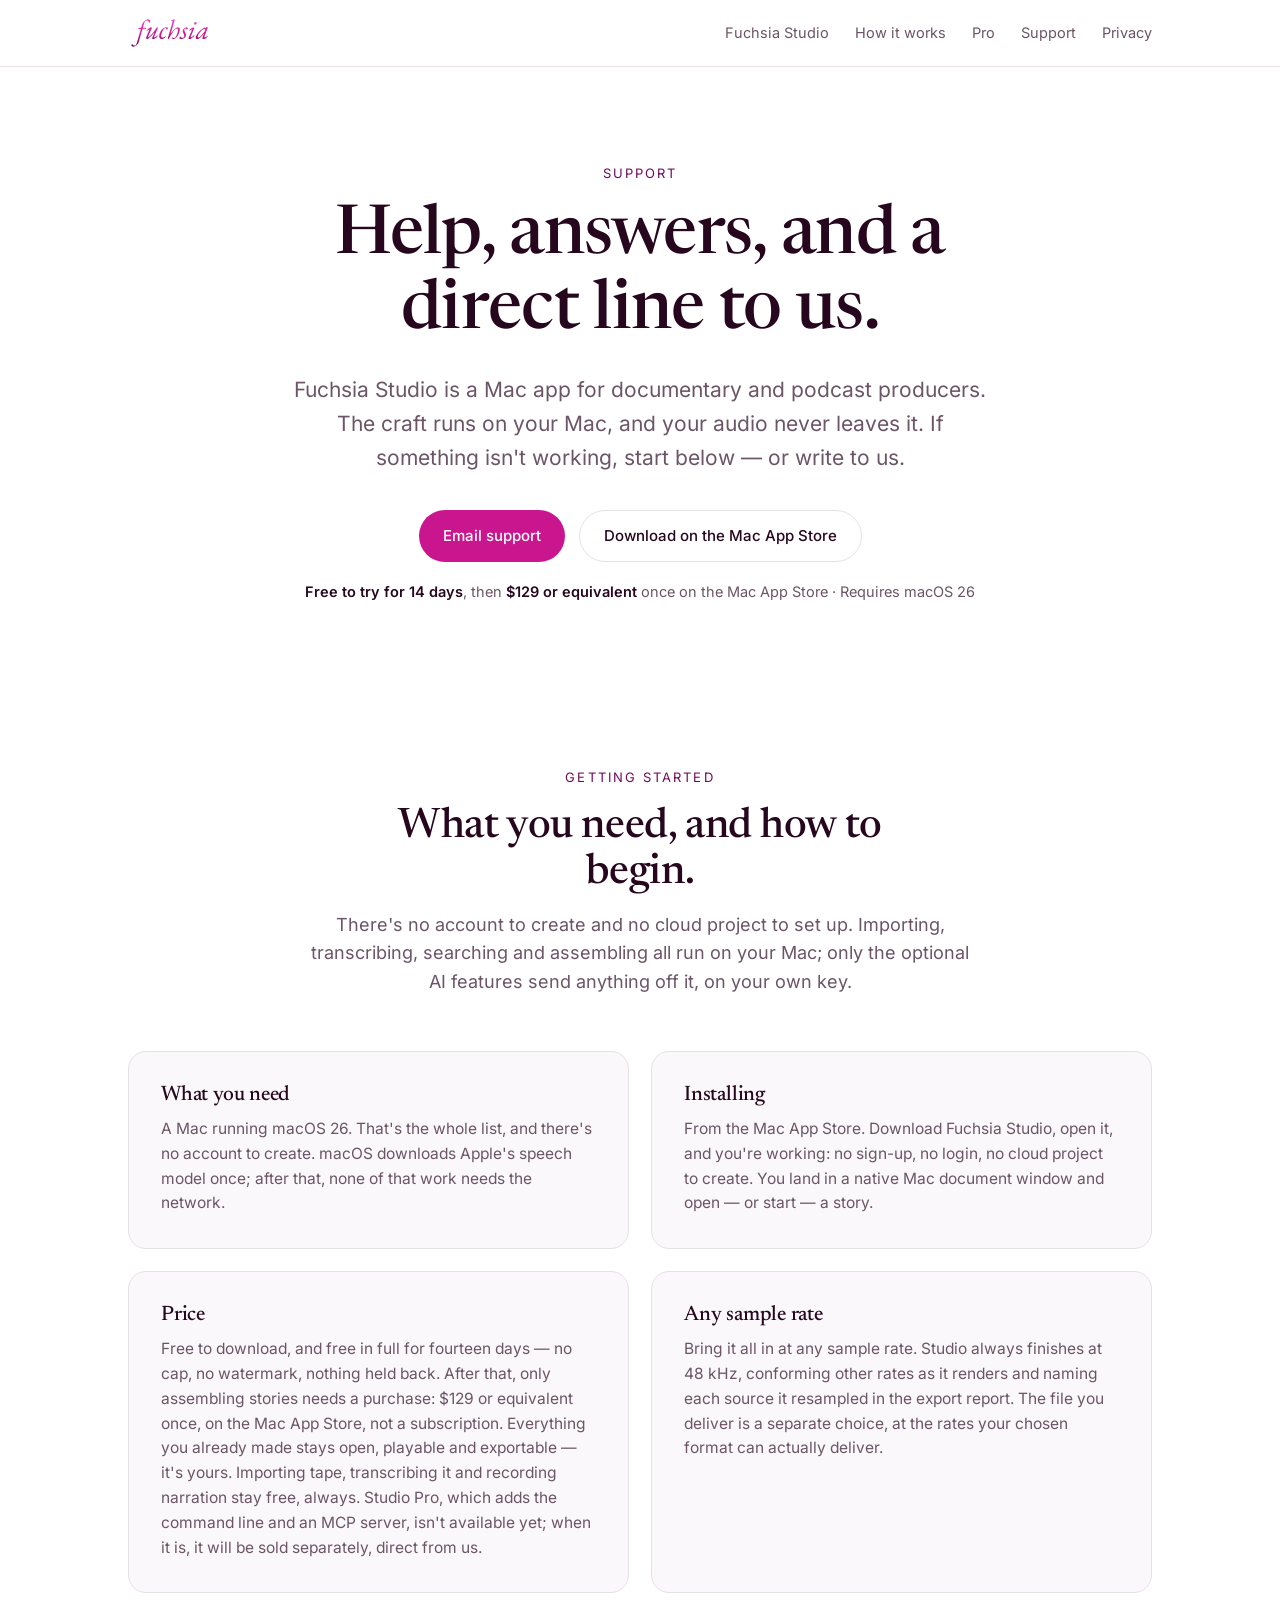
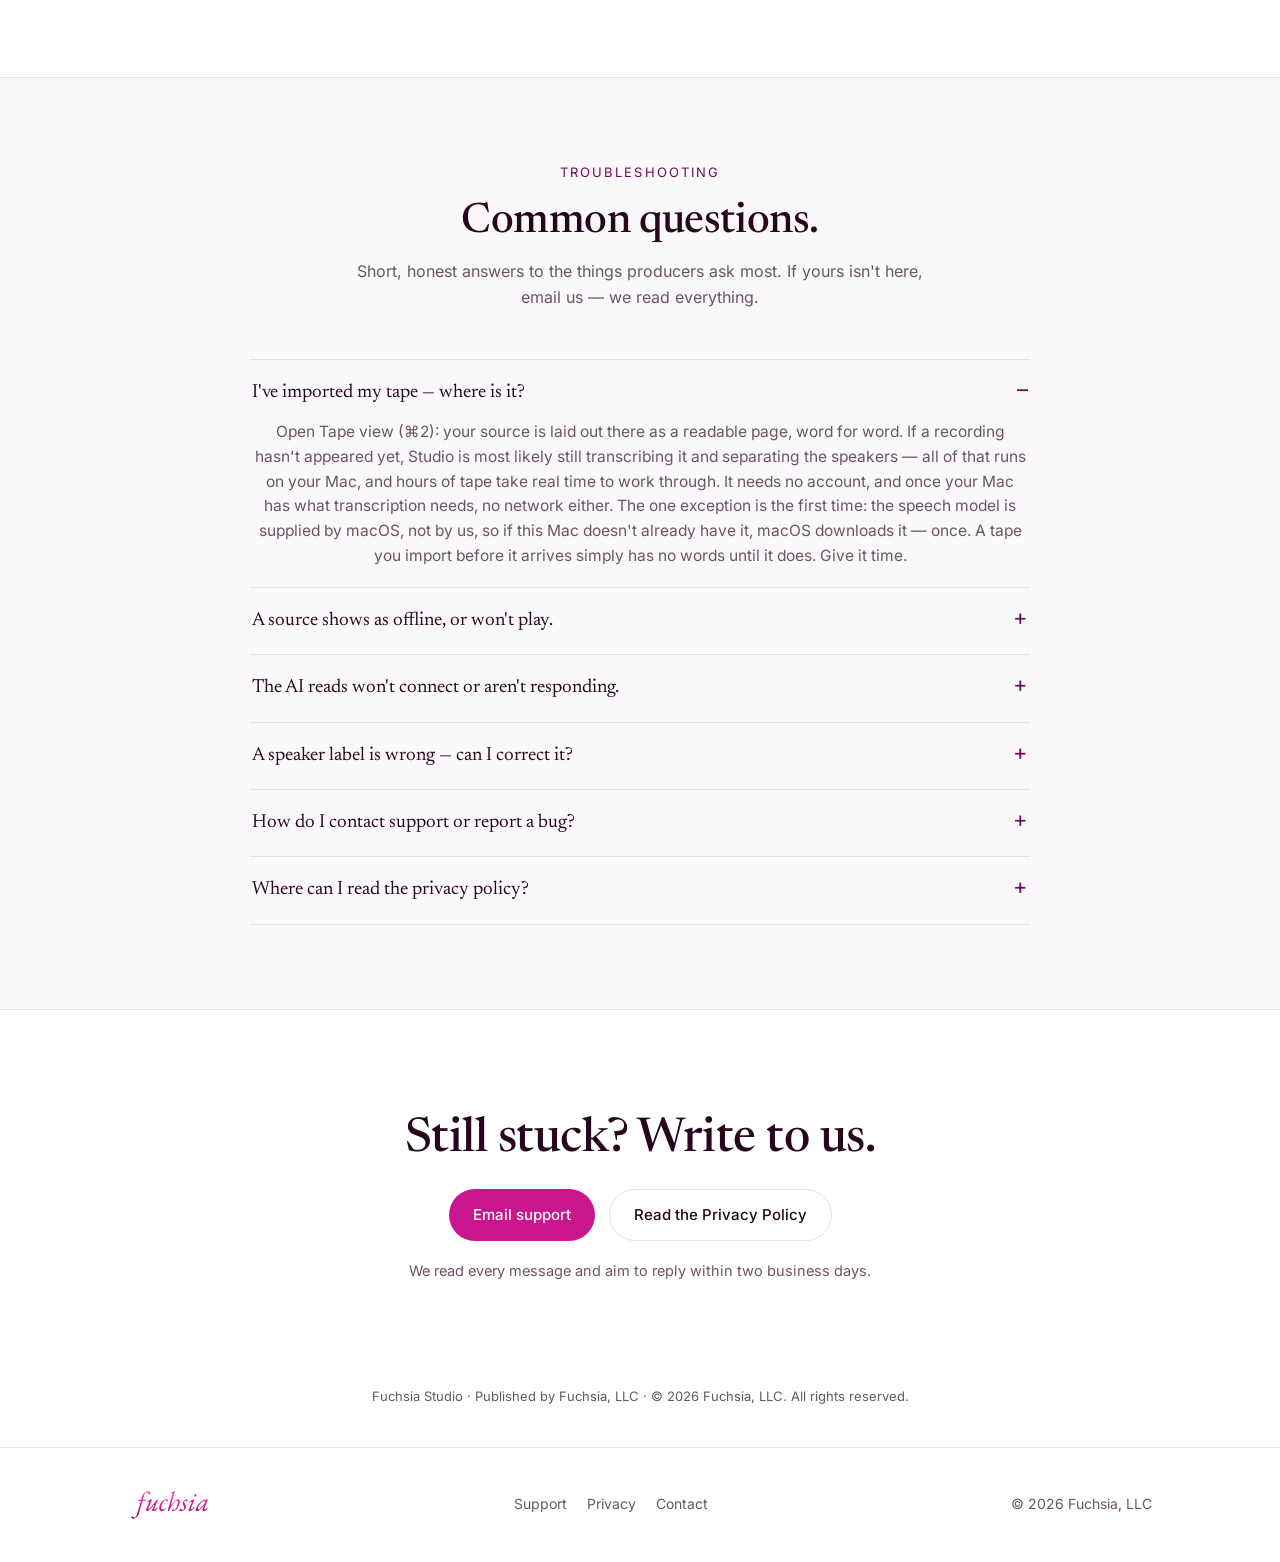
<file: support.html>
<!DOCTYPE html>
<!--
  ============================================================================
  SUPPORT PAGE — Fuchsia Studio  (Apple App Store "Support URL")
  Apple Guideline 1.5 requires a support URL with current contact info.
  Lean by design: requirements, installing, pricing, troubleshooting, contact.
  Chrome (head/style/nav/footer) reused from studio.html for site consistency.
  Copy sourced from the honesty-verified FAQ (categories A + H),
  .showstore/studio-help-faq-design-2026-07-12.md.
  ============================================================================
-->
<html lang="en">
<head>
<meta charset="UTF-8" />
<meta name="viewport" content="width=device-width, initial-scale=1.0" />
<title>Support — Fuchsia Studio</title>
<meta name="description" content="Support for Fuchsia Studio: system requirements, installing, pricing, troubleshooting, and how to reach us. For documentary and podcast producers on the Mac." />
<meta property="og:title" content="Fuchsia Studio — Support" />
<meta property="og:description" content="Requirements, installing, pricing, troubleshooting, and a direct line to us. For documentary and podcast producers on the Mac." />
<meta property="og:type" content="website" />
<link rel="icon" type="image/svg+xml" href="icon.svg" />
<link rel="preload" href="assets/fonts/newsreader.woff2" as="font" type="font/woff2" crossorigin />
<link rel="preload" href="assets/fonts/inter.woff2" as="font" type="font/woff2" crossorigin />
<link rel="stylesheet" href="assets/fonts.css" />
<style>
  :root{
    /* Conservatory */
    --color-ground:#FFFFFF;--color-surface:#FAF8FA;--color-hairline:#E7E0E6;
    --color-ink:#26071E;--color-ink-muted:#6B5566;--color-ink-faint:#9A8A96;
    --color-brand-bright:#F646C4;  /* petal edge — gradient art only; never set type on it */
    --color-brand:#C9168F;         /* orchid throat — primary */
    --color-brand-deep:#720A5A;    /* interior — the accent that carries type */
    --color-brand-shadow:#3D0230;  /* leaf shadow */
    --max:1080px;
  }
  *{box-sizing:border-box;margin:0;padding:0}
  html{scroll-behavior:smooth}
  body{background:var(--color-ground);color:var(--color-ink);font-family:'Inter',system-ui,-apple-system,sans-serif;line-height:1.6;-webkit-font-smoothing:antialiased;overflow-x:hidden}
  h1,h2,h3{font-family:'Newsreader',Georgia,'Times New Roman',serif;font-weight:500;line-height:1.1;letter-spacing:-.01em}
  a{color:inherit;text-decoration:none}
  .wrap{max-width:var(--max);margin:0 auto;padding:0 28px}
  header.nav{position:sticky;top:0;z-index:50;backdrop-filter:blur(14px);background:rgba(255,255,255,.8);border-bottom:1px solid var(--color-hairline)}
  .nav-inner{display:flex;align-items:center;justify-content:space-between;height:66px}
  .logo{display:flex;align-items:center;gap:10px;font-family:'Newsreader',serif;font-size:20px;font-weight:600}
  .logo-word{height:34px;width:auto;display:block}
  .studio-hero-logo{width:min(440px,76vw);height:auto;display:block;margin:0 auto 30px}
  .fmark{width:27px;height:27px;border-radius:7px;flex:none;background:linear-gradient(180deg,var(--color-brand-deep),var(--color-brand-bright) 70%);display:grid;place-items:center}
  .fmark i{font-family:'Newsreader',serif;font-style:italic;font-weight:500;color:#fff;font-size:18px;line-height:1;transform:translateY(-1px)}
  .nav-links{display:flex;gap:26px;font-size:14.5px;color:var(--color-ink-muted)}
  .nav-links a:hover{color:var(--color-ink)}
  @media(max-width:640px){.nav-links{gap:16px;font-size:13.5px}}
  .btn{display:inline-flex;align-items:center;gap:9px;background:var(--color-brand);color:#fff;padding:13px 24px;border-radius:999px;font-size:15px;font-weight:500;transition:transform .15s,box-shadow .15s}
  .btn:hover{transform:translateY(-1px);box-shadow:0 8px 24px rgba(201,22,143,.28)}
  .btn-ghost{background:transparent;border:1px solid var(--color-hairline);color:var(--color-ink)}
  .btn-ghost:hover{border-color:var(--color-brand)}

  /* hero */
  .hero{position:relative;text-align:center;padding:96px 0 80px;overflow:hidden}
  .hero .wrap{position:relative;z-index:1}
  .appicon{width:104px;height:104px;border-radius:24px;margin:0 auto 26px;background:linear-gradient(180deg,var(--color-brand-deep),var(--color-brand-bright) 70%);display:grid;place-items:center}
  .appicon i{font-family:'Newsreader',serif;font-style:italic;font-weight:500;color:#fff;font-size:68px;line-height:1;transform:translateY(-2px)}
  .hero h1{font-size:clamp(38px,6vw,68px);max-width:15ch;margin:0 auto}
  .hero p.lede{margin:24px auto 0;font-size:clamp(17px,2.1vw,21px);color:var(--color-ink-muted);max-width:54ch}
  .hero .cta-row{margin-top:36px;display:flex;gap:14px;flex-wrap:wrap;justify-content:center}
  .hero .avail{margin-top:16px;font-size:13.5px;color:var(--color-ink-muted)}

  .btn-soon{background:var(--color-surface);color:var(--color-ink-muted);border:1px solid var(--color-hairline);cursor:default}
  .btn-soon:hover{transform:none;box-shadow:none}
  .price{margin-top:18px;font-size:14.5px;color:var(--color-ink-muted)}
  .price b{color:var(--color-ink);font-weight:600}

  /* demo video */
  #demo{padding-top:8px}
  .videoframe{position:relative;max-width:940px;margin:0 auto;aspect-ratio:16/9;border:1px solid var(--color-hairline);border-radius:18px;overflow:hidden;background:var(--color-surface);box-shadow:0 18px 50px rgba(61,2,48,.07)}
  .videoframe video,.videoframe iframe{display:block;width:100%;height:100%;border:0;position:relative;z-index:1}
  .videoph{position:absolute;inset:0;display:flex;flex-direction:column;align-items:center;justify-content:center;gap:16px;z-index:2}
  .videoph .play{width:74px;height:74px;border-radius:50%;background:var(--color-brand);color:#fff;display:grid;place-items:center;font-size:24px;padding-left:5px;box-shadow:0 10px 26px rgba(201,22,143,.26)}
  .videoph .vlabel{color:var(--color-ink-muted);font-size:13px;letter-spacing:.04em}

  section{padding:84px 0}
  .kicker{font-size:13px;letter-spacing:.16em;text-transform:uppercase;color:var(--color-brand-deep);margin-bottom:16px;text-align:center}
  .sec-h2{font-size:clamp(28px,4vw,42px);text-align:center;max-width:22ch;margin:0 auto 14px}
  .sec-sub{text-align:center;color:var(--color-ink-muted);font-size:18px;max-width:60ch;margin:0 auto}

  .features{display:grid;grid-template-columns:repeat(2,1fr);gap:22px;margin-top:54px}
  .feat{background:var(--color-surface);border:1px solid var(--color-hairline);border-radius:18px;padding:32px;transition:border-color .2s,transform .2s}
  .feat:hover{border-color:var(--color-brand);transform:translateY(-3px)}
  .feat h3{font-size:21px;margin-bottom:10px}
  .feat p{color:var(--color-ink-muted);font-size:15.5px}
  @media(max-width:760px){.features{grid-template-columns:1fr}}

  .who{background:var(--color-surface);border-top:1px solid var(--color-hairline);border-bottom:1px solid var(--color-hairline);text-align:center}
  .who blockquote{font-family:'Newsreader',Georgia,serif;font-style:italic;font-size:clamp(22px,3.4vw,32px);line-height:1.4;max-width:24ch;margin:18px auto 0;color:var(--color-ink)}

  .closer{text-align:center;padding:104px 0}
  .closer h2{font-size:clamp(30px,4.6vw,48px);max-width:18ch;margin:0 auto 22px}

  footer{border-top:1px solid var(--color-hairline);padding:40px 0;color:var(--color-ink-muted);font-size:14px}
  .foot-inner{display:flex;justify-content:space-between;align-items:center;flex-wrap:wrap;gap:16px}
  .foot-links{display:flex;gap:20px}
  .foot-links a:hover{color:var(--color-ink)}
</style>

<!-- support-specific patterns (FAQ list + a lean sub-copy helper), built on the existing variables -->
<style>
  .sec-lead{text-align:center;color:var(--color-ink-muted);font-size:16px;max-width:58ch;margin:14px auto 0}
  .faq{max-width:780px;margin:48px auto 0}
  .faq details{border-bottom:1px solid var(--color-hairline);padding:18px 2px}
  .faq details:first-of-type{border-top:1px solid var(--color-hairline)}
  .faq summary{cursor:pointer;font-family:'Newsreader',Georgia,serif;font-size:19px;color:var(--color-ink);list-style:none;display:flex;justify-content:space-between;gap:18px;align-items:baseline}
  .faq summary::-webkit-details-marker{display:none}
  .faq summary::after{content:"+";color:var(--color-brand-deep);font-size:22px;font-family:'Inter',sans-serif;line-height:1;flex:none}
  .faq details[open] summary::after{content:"\2013"}
  .faq details p{color:var(--color-ink-muted);font-size:15.5px;margin-top:12px}
  .faq details p+p{margin-top:10px}
  .faq details a{color:var(--color-brand-deep)}
  .faq details a:hover{text-decoration:underline}
  .legal-line{max-width:var(--max);margin:0 auto;padding:0 28px;color:var(--color-ink-muted);font-size:13px;text-align:center}
</style>
</head>
<body>

<header class="nav">
  <div class="wrap nav-inner">
    <a class="logo" href="index.html"><img class="logo-word" src="assets/fuchsia-wordmark-gradient.svg" alt="Fuchsia"></a>
    <nav class="nav-links">
      <a href="studio.html">Fuchsia Studio</a>
      <a href="help.html">How it works</a>
      <a href="pro.html">Pro</a>
      <a href="support.html">Support</a>
      <a href="privacy.html">Privacy</a>
    </nav>
  </div>
</header>

<section class="hero">
  <div class="wrap">
    <div class="kicker">Support</div>
    <h1>Help, answers, and a direct line to us.</h1>
    <p class="lede">Fuchsia Studio is a Mac app for documentary and podcast producers. The craft runs on your Mac, and your audio never leaves it. If something isn't working, start below — or write to us.</p>
    <div class="cta-row">
      <a class="btn" href="mailto:support@fuchsiaprojects.com?subject=Fuchsia%20Studio%20support">Email support</a>
      <a class="btn btn-ghost" href="https://apps.apple.com/app/id6778592509">Download on the Mac App Store</a>
    </div>
    <div class="price"><b>Free to try for 14 days</b>, then <b>$129 or equivalent</b> once on the Mac App Store · Requires macOS 26</div>
  </div>
</section>

<section id="requirements">
  <div class="wrap">
    <div class="kicker">Getting started</div>
    <h2 class="sec-h2">What you need, and how to begin.</h2>
    <p class="sec-sub">There's no account to create and no cloud project to set up. Importing, transcribing, searching and assembling all run on your Mac; only the optional AI features send anything off it, on your own key.</p>
    <div class="features">
      <div class="feat">
        <h3>What you need</h3>
        <p>A Mac running macOS 26. That's the whole list, and there's no account to create. macOS downloads Apple's speech model once; after that, none of that work needs the network.</p>
      </div>
      <div class="feat">
        <h3>Installing</h3>
        <p>From the Mac App Store. Download Fuchsia Studio, open it, and you're working: no sign-up, no login, no cloud project to create. You land in a native Mac document window and open — or start — a story.</p>
      </div>
      <div class="feat">
        <h3>Price</h3>
        <p>Free to download, and free in full for fourteen days — no cap, no watermark, nothing held back. After that, only assembling stories needs a purchase: $129 or equivalent once, on the Mac App Store, not a subscription. Everything you already made stays open, playable and exportable — it's yours. Importing tape, transcribing it and recording narration stay free, always. Studio Pro, which adds the command line and an MCP server, isn't available yet; when it is, it will be sold separately, direct from us.</p>
      </div>
      <div class="feat">
        <h3>Any sample rate</h3>
        <p>Bring it all in at any sample rate. Studio always finishes at 48&nbsp;kHz, conforming other rates as it renders and naming each source it resampled in the export report. The file you deliver is a separate choice, at the rates your chosen format can actually deliver.</p>
      </div>
    </div>
  </div>
</section>

<section id="troubleshooting" class="who">
  <div class="wrap">
    <div class="kicker">Troubleshooting</div>
    <h2 class="sec-h2">Common questions.</h2>
    <p class="sec-lead">Short, honest answers to the things producers ask most. If yours isn't here, email us — we read everything.</p>
    <div class="faq">

      <details open>
        <summary>I've imported my tape — where is it?</summary>
        <p>Open Tape view (⌘2): your source is laid out there as a readable page, word for word. If a recording hasn't appeared yet, Studio is most likely still transcribing it and separating the speakers — all of that runs on your Mac, and hours of tape take real time to work through. It needs no account, and once your Mac has what transcription needs, no network either. The one exception is the first time: the speech model is supplied by macOS, not by us, so if this Mac doesn't already have it, macOS downloads it — once. A tape you import before it arrives simply has no words until it does. Give it time.</p>
      </details>

      <details>
        <summary>A source shows as offline, or won't play.</summary>
        <p>The usual cause is that the audio lives on a drive that isn't connected. If you imported from an external drive that has since been unplugged, reconnect it — Studio needs to reach the original audio to play it.</p>
        <p>The same applies at export: if export warns you about offline clips, moments in your running order point at audio Studio can't currently reach. Reconnect the drive that holds those recordings and export again.</p>
      </details>

      <details>
        <summary>The AI reads won't connect or aren't responding.</summary>
        <p>The reads — the Thread, the interpretations in Reading view, and speaker-name proposals — are opt-in and run on your own AI provider account, not on your Mac. So first: have you added a provider key in Settings?</p>
        <p>If a key is entered and the reads still won't run, check that you're online and that the key is still valid on the provider's side — an expired key or an exhausted allowance there will stop the reads. Everything else in Studio — import, transcription, speaker separation, search, editing, assembly, finishing — never uses the key and keeps working regardless.</p>
      </details>

      <details>
        <summary>A speaker label is wrong — can I correct it?</summary>
        <p>Yes. Speakers arrive as unnamed voices — Speaker 1, Speaker 2 — and you can rename any of them. A name you type yourself is never overwritten. If you've connected an AI provider, Studio proposes a name only when that name is actually spoken on tape: the moment plays, and nothing changes until you confirm that it belongs to this voice.</p>
        <p>One honest limit in this release: you can rename a voice, but not move a passage from one voice to another. If the separation itself put words under the wrong voice, we'd like to hear about it — get in touch so we know it matters to you.</p>
      </details>

      <details>
        <summary>How do I contact support or report a bug?</summary>
        <p>Email us at <a href="mailto:support@fuchsiaprojects.com?subject=Fuchsia%20Studio%20feedback">support@fuchsiaprojects.com</a>. Tell us your macOS version and what you were doing when things went wrong; if it involves a specific recording, the file format and sample rate help too. We read everything, and feature requests are genuinely welcome.</p>
      </details>

      <details>
        <summary>Where can I read the privacy policy?</summary>
        <p>The short version, and the part that matters day to day: the craft — import, transcription, speaker separation, search, editing, finishing — runs on your Mac with no account, and your audio never leaves it. AI features are opt-in, run on your own Anthropic key, and send only text, never your audio.</p>
        <p>Read the full <a href="privacy.html">Privacy Policy</a>.</p>
      </details>

    </div>
  </div>
</section>

<section class="closer">
  <div class="wrap">
    <h2>Still stuck? Write to us.</h2>
    <div class="cta-row" style="display:flex;gap:14px;justify-content:center;flex-wrap:wrap">
      <a class="btn" href="mailto:support@fuchsiaprojects.com?subject=Fuchsia%20Studio%20support">Email support</a>
      <a class="btn btn-ghost" href="privacy.html">Read the Privacy Policy</a>
    </div>
    <div class="price">We read every message and aim to reply within two business days.</div>
  </div>
</section>

<div class="legal-line">Fuchsia Studio · Published by Fuchsia, LLC · © 2026 Fuchsia, LLC. All rights reserved.</div>

<footer style="margin-top:40px">
  <div class="wrap foot-inner">
    <a class="logo" href="index.html"><img class="logo-word" src="assets/fuchsia-wordmark-gradient.svg" alt="Fuchsia"></a>
    <div class="foot-links">
      <a href="support.html">Support</a>
      <a href="privacy.html">Privacy</a>
      <a href="mailto:support@fuchsiaprojects.com">Contact</a>
    </div>
    <span>© 2026 Fuchsia, LLC</span>
  </div>
</footer>

</body>
</html>
</file>
<file: assets/fonts.css>
/* Fuchsia — self-hosted webfonts. Same origin: no third-party request is made to
   render this site. Newsreader and Inter are both SIL Open Font License 1.1;
   the licences ship beside the files in assets/fonts/. */

@font-face {
  font-family: 'Newsreader';
  font-style: normal;
  font-weight: 400 700;
  font-display: swap;
  src: url(fonts/newsreader.woff2) format('woff2');
}
@font-face {
  font-family: 'Newsreader';
  font-style: italic;
  font-weight: 400 700;
  font-display: swap;
  src: url(fonts/newsreader-italic.woff2) format('woff2');
}
@font-face {
  font-family: 'Inter';
  font-style: normal;
  font-weight: 400 700;
  font-display: swap;
  src: url(fonts/inter.woff2) format('woff2');
}
@font-face {
  font-family: 'Inter';
  font-style: italic;
  font-weight: 400 700;
  font-display: swap;
  src: url(fonts/inter-italic.woff2) format('woff2');
}
</file>
